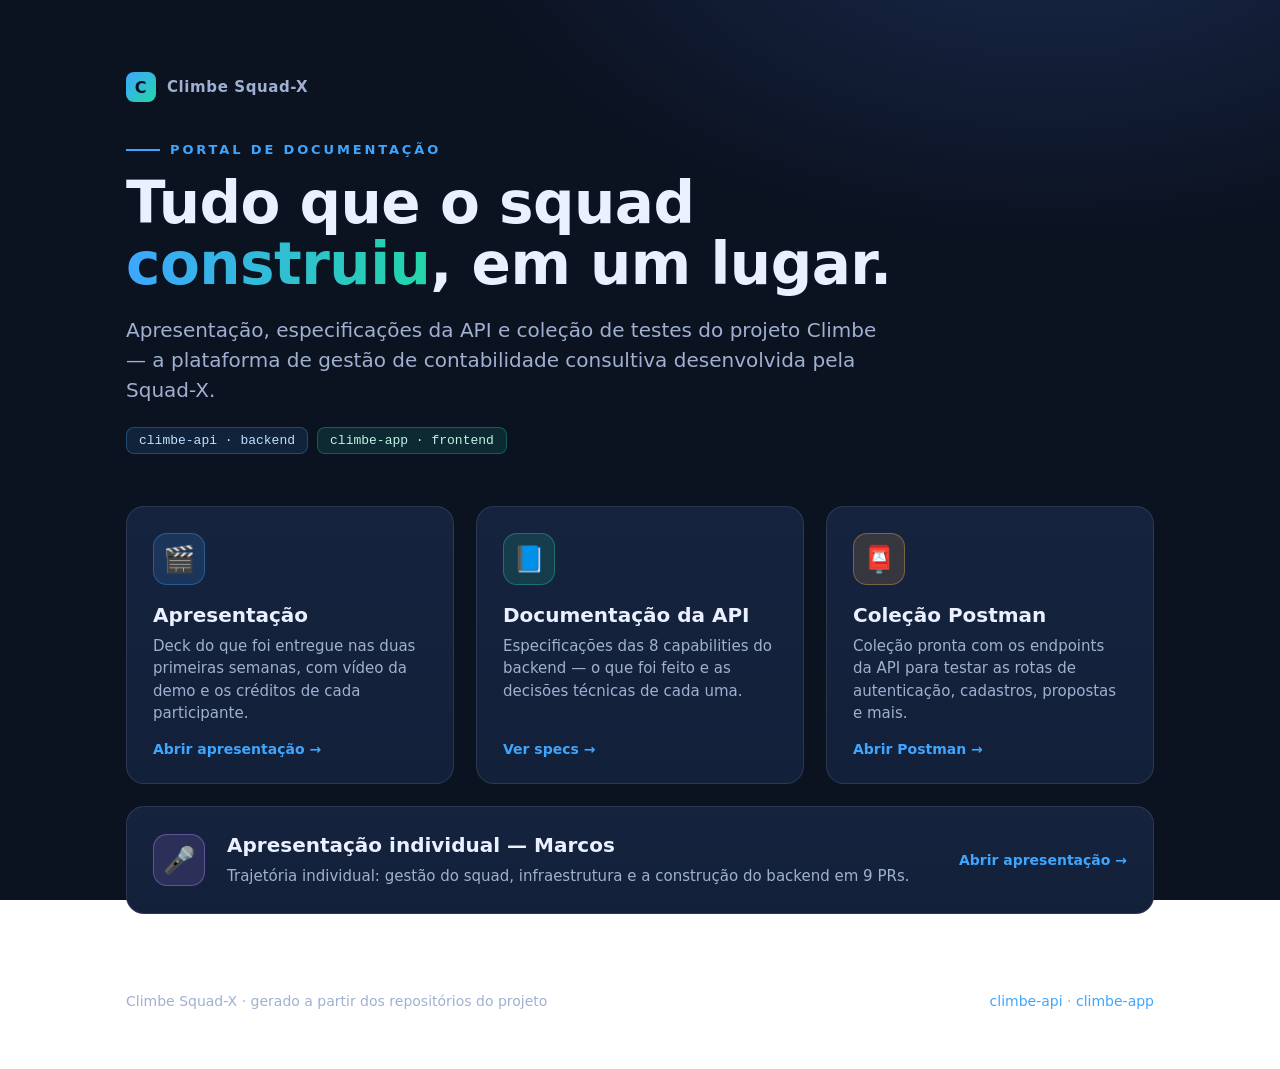
<file: index.html>
<!DOCTYPE html>
<html lang="pt-BR">
<head>
<meta charset="UTF-8">
<meta name="viewport" content="width=device-width, initial-scale=1.0">
<title>Climbe Squad-X — Portal de documentação</title>
<style>
  :root{
    --bg:#0b1220; --ink:#eaf0ff; --muted:#9fb0d0; --brand:#3ea6ff; --brand2:#23d6a8;
    --accent:#f5b54a; --card:#16233e; --line:rgba(255,255,255,.10);
  }
  *{box-sizing:border-box;margin:0;padding:0}
  body{
    font-family:"Segoe UI",system-ui,-apple-system,Roboto,Arial,sans-serif;color:var(--ink);
    background:radial-gradient(1100px 640px at 82% -12%, #1a2a4d 0%, var(--bg) 55%) fixed;min-height:100vh;
  }
  .wrap{max-width:1080px;margin:0 auto;padding:72px 26px 60px}
  .brandmark{display:flex;align-items:center;gap:11px;font-weight:800;letter-spacing:.04em;font-size:15px;color:var(--muted);margin-bottom:40px}
  .brandmark .m{width:30px;height:30px;border-radius:8px;background:linear-gradient(135deg,var(--brand),var(--brand2));display:grid;place-items:center;color:#06101f;font-weight:900;font-size:16px}
  .kicker{text-transform:uppercase;letter-spacing:.22em;font-size:13px;font-weight:700;color:var(--brand);margin-bottom:16px;display:flex;align-items:center;gap:10px}
  .kicker::before{content:"";width:34px;height:2px;background:var(--brand);display:inline-block}
  h1{font-size:clamp(34px,5.4vw,58px);line-height:1.05;letter-spacing:-.5px}
  h1 span{background:linear-gradient(90deg,var(--brand),var(--brand2));-webkit-background-clip:text;background-clip:text;color:transparent}
  .lead{color:var(--muted);font-size:clamp(16px,1.9vw,20px);max-width:60ch;line-height:1.5;margin-top:20px}
  .chips{display:flex;flex-wrap:wrap;gap:9px;margin-top:22px}
  .badge-repo{font-family:ui-monospace,"Cascadia Code",Consolas,monospace;font-size:13px;padding:5px 12px;border-radius:8px;background:rgba(62,166,255,.12);border:1px solid rgba(62,166,255,.3);color:#bfe0ff}
  .badge-repo.app{background:rgba(35,214,168,.12);border-color:rgba(35,214,168,.3);color:#bff3e4}
  .cards{display:grid;grid-template-columns:repeat(3,1fr);gap:22px;margin-top:52px}
  a.card{
    display:flex;flex-direction:column;text-decoration:none;color:inherit;
    background:linear-gradient(180deg,var(--card),#13203a);border:1px solid var(--line);
    border-radius:18px;padding:26px;transition:transform .18s,border-color .18s,box-shadow .18s;min-height:230px;
  }
  a.card:hover{transform:translateY(-4px);border-color:rgba(62,166,255,.5);box-shadow:0 16px 40px rgba(0,0,0,.4)}
  .ic{width:52px;height:52px;border-radius:14px;display:grid;place-items:center;font-size:26px;margin-bottom:18px}
  .ic.pres{background:rgba(62,166,255,.15);border:1px solid rgba(62,166,255,.35)}
  .ic.api{background:rgba(35,214,168,.15);border:1px solid rgba(35,214,168,.35)}
  .ic.post{background:rgba(245,181,74,.15);border:1px solid rgba(245,181,74,.35)}
  .ic.ind{background:rgba(179,135,255,.15);border:1px solid rgba(179,135,255,.4)}
  a.card.featured{grid-column:1 / -1;flex-direction:row;align-items:center;gap:22px;min-height:auto}
  a.card.featured .ic{margin-bottom:0;flex:none}
  a.card.featured:hover{border-color:rgba(179,135,255,.6)}
  a.card.featured .go{margin-top:0}
  a.card h3{font-size:20px;margin-bottom:8px}
  a.card p{color:var(--muted);font-size:15px;line-height:1.5;flex:1}
  a.card .go{margin-top:16px;color:var(--brand);font-weight:700;font-size:14px;display:flex;align-items:center;gap:7px}
  a.card:hover .go{gap:12px}
  footer{margin-top:56px;color:var(--muted);font-size:14px;border-top:1px solid var(--line);padding-top:22px;display:flex;justify-content:space-between;flex-wrap:wrap;gap:12px}
  footer a{color:var(--brand);text-decoration:none}
  @media(max-width:760px){.cards{grid-template-columns:1fr}}
</style>
</head>
<body>
  <div class="wrap">
    <div class="brandmark"><span class="m">C</span> Climbe Squad-X</div>
    <div class="kicker">Portal de documentação</div>
    <h1>Tudo que o squad<br><span>construiu</span>, em um lugar.</h1>
    <p class="lead">Apresentação, especificações da API e coleção de testes do projeto Climbe — a plataforma de gestão de contabilidade consultiva desenvolvida pela Squad-X.</p>
    <div class="chips">
      <span class="badge-repo">climbe-api · backend</span>
      <span class="badge-repo app">climbe-app · frontend</span>
    </div>

    <div class="cards">
      <a class="card" href="apresentacao/index.html">
        <div class="ic pres">🎬</div>
        <h3>Apresentação</h3>
        <p>Deck do que foi entregue nas duas primeiras semanas, com vídeo da demo e os créditos de cada participante.</p>
        <div class="go">Abrir apresentação →</div>
      </a>
      <a class="card" href="api/index.html">
        <div class="ic api">📘</div>
        <h3>Documentação da API</h3>
        <p>Especificações das 8 capabilities do backend — o que foi feito e as decisões técnicas de cada uma.</p>
        <div class="go">Ver specs →</div>
      </a>
      <a class="card" href="postman/index.html">
        <div class="ic post">📮</div>
        <h3>Coleção Postman</h3>
        <p>Coleção pronta com os endpoints da API para testar as rotas de autenticação, cadastros, propostas e mais.</p>
        <div class="go">Abrir Postman →</div>
      </a>
      <a class="card featured" href="apresentacao-individual/index.html">
        <div class="ic ind">🎤</div>
        <div style="flex:1">
          <h3>Apresentação individual — Marcos</h3>
          <p>Trajetória individual: gestão do squad, infraestrutura e a construção do backend em 9 PRs.</p>
        </div>
        <div class="go">Abrir apresentação →</div>
      </a>
    </div>

    <footer>
      <span>Climbe Squad-X · gerado a partir dos repositórios do projeto</span>
      <span>
        <a href="https://github.com/marcos-grocha/climbe-api">climbe-api</a> ·
        <a href="https://github.com/marcos-grocha/climbe-app">climbe-app</a>
      </span>
    </footer>
  </div>
</body>
</html>
</file>
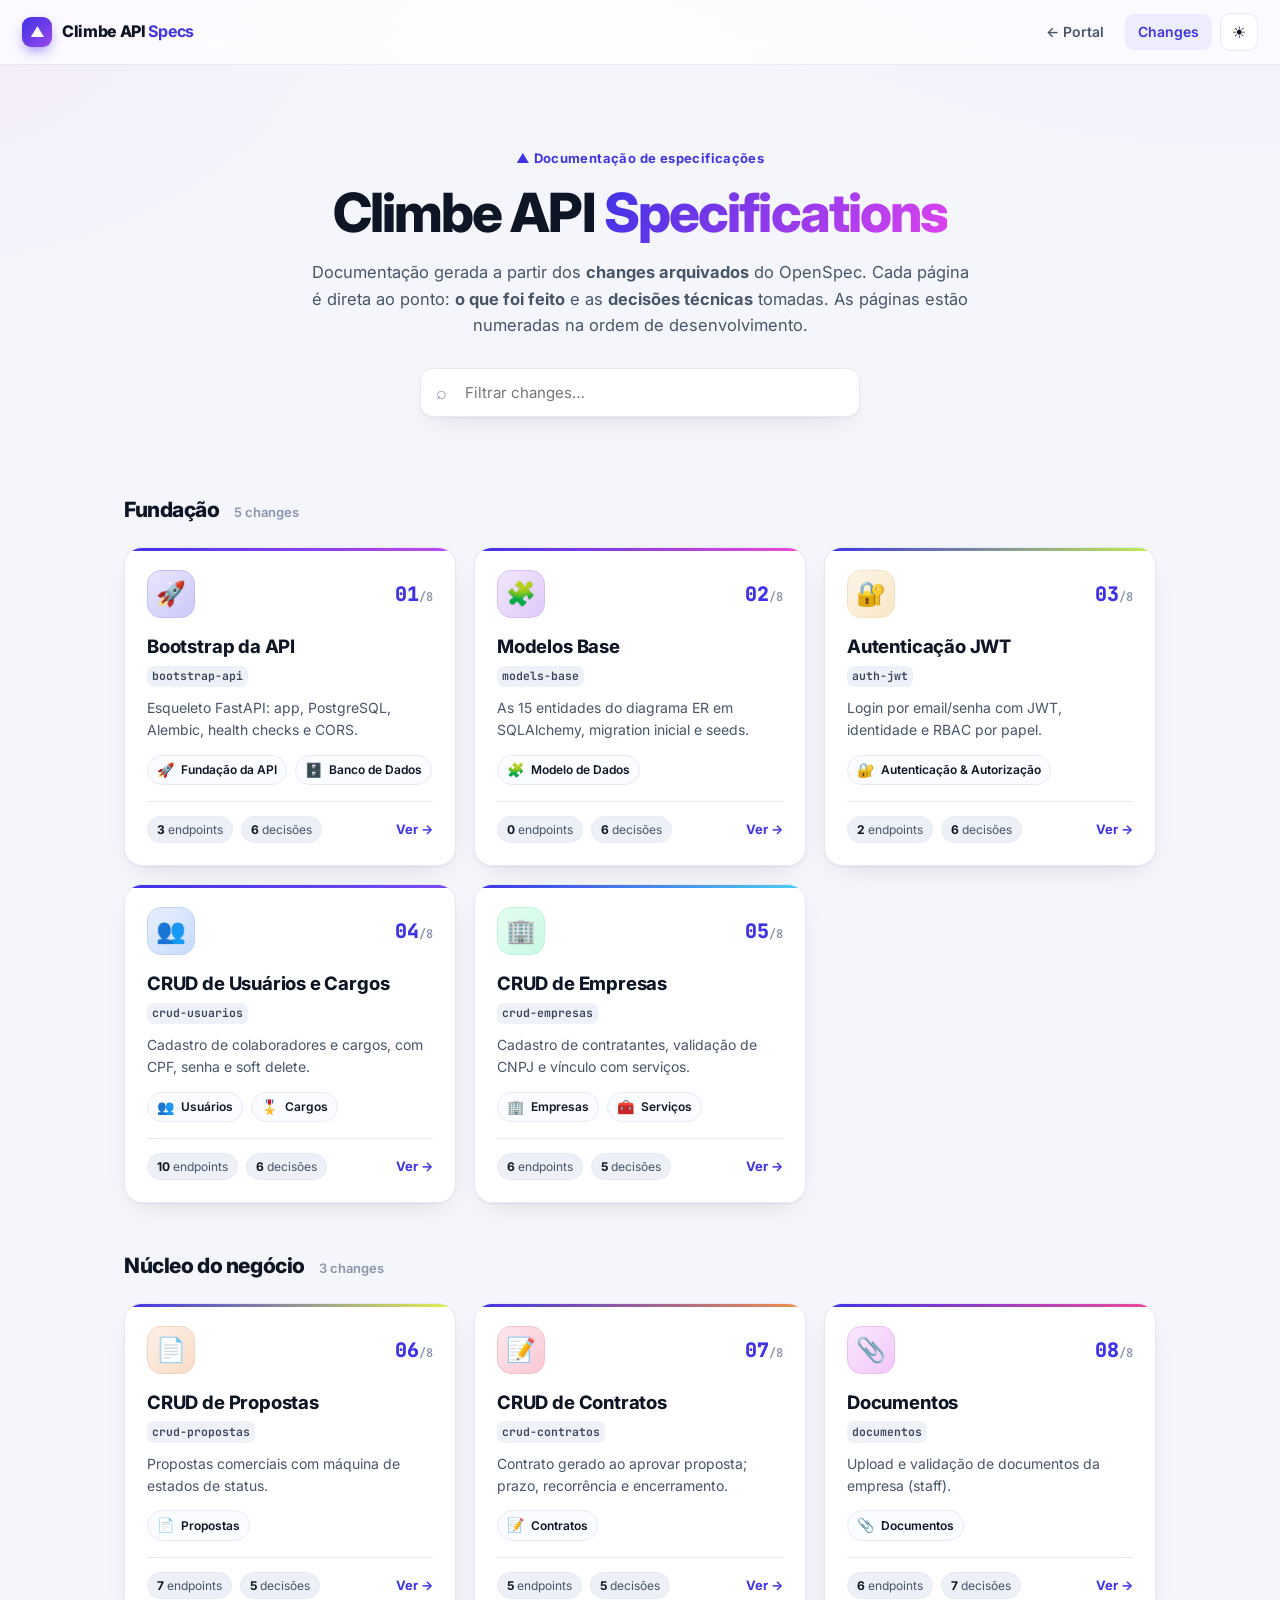
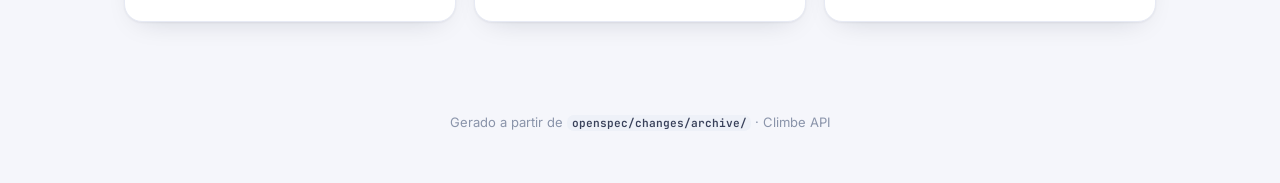
<file: api/index.html>
<!doctype html><html lang="pt-BR" data-theme="light">
<head>
<meta charset="utf-8">
<meta name="viewport" content="width=device-width, initial-scale=1">
<title>Especificações · Climbe API Specs</title>
<link rel="preconnect" href="https://fonts.googleapis.com">
<link rel="preconnect" href="https://fonts.gstatic.com" crossorigin>
<link href="https://fonts.googleapis.com/css2?family=Inter:wght@400;500;600;700;800&family=JetBrains+Mono:wght@500;600&display=swap" rel="stylesheet">
<link rel="stylesheet" href="assets/styles.css">
<style>:root{--hue:244}</style>
</head>
<body class="is-index"><header class="topbar"><a class="brand" href="index.html"><span class="brand-mark">▲</span><span class="brand-txt">Climbe API <em>Specs</em></span></a><nav class="topnav"><a href="../index.html" class="topnav-link">← Portal</a><a href="index.html" class="topnav-link current">Changes</a><button class="theme-btn" onclick="toggleTheme()" aria-label="Alternar tema" title="Tema claro/escuro"><span class="theme-ico theme-sun">☀</span><span class="theme-ico theme-moon">☾</span></button></nav></header><main class="page"><div class="index-hero"><span class="index-kicker">▲ Documentação de especificações</span><h1>Climbe API <span class="grad">Specifications</span></h1><p class="index-sub">Documentação gerada a partir dos <b>changes arquivados</b> do OpenSpec. Cada página é direta ao ponto: <b>o que foi feito</b> e as <b>decisões técnicas</b> tomadas. As páginas estão numeradas na ordem de desenvolvimento.</p><div class="search-wrap"><span class="search-ico">⌕</span><input id="search" type="search" placeholder="Filtrar changes…" autocomplete="off"></div></div><section class="group" data-group><div class="group-head"><h2>Fundação</h2><span class="group-count">5 changes</span></div><div class="grid"><a class="card" href="view/1-bootstrap-api.html" data-card data-search="1 bootstrap da api bootstrap-api fundação esqueleto fastapi: app, postgresql, alembic, health checks e cors. fundação da api banco de dados" style="--hue:244"><div class="card-top"><span class="card-ico">🚀</span><span class="card-num">01<span class="card-num-tot">/8</span></span></div><h3 class="card-title">Bootstrap da API</h3><code class="card-slug">bootstrap-api</code><p class="card-desc">Esqueleto FastAPI: app, PostgreSQL, Alembic, health checks e CORS.</p><div class="cap-chips"><span class="cap-chip mini"><span class="cap-chip-ico">🚀</span>Fundação da API</span><span class="cap-chip mini"><span class="cap-chip-ico">🗄️</span>Banco de Dados</span></div><div class="card-foot"><span class="chip"><b>3</b> endpoints</span><span class="chip"><b>6</b> decisões</span><span class="card-go">Ver →</span></div></a><a class="card" href="view/2-models-base.html" data-card data-search="2 modelos base models-base fundação as 15 entidades do diagrama er em sqlalchemy, migration inicial e seeds. modelo de dados" style="--hue:269"><div class="card-top"><span class="card-ico">🧩</span><span class="card-num">02<span class="card-num-tot">/8</span></span></div><h3 class="card-title">Modelos Base</h3><code class="card-slug">models-base</code><p class="card-desc">As 15 entidades do diagrama ER em SQLAlchemy, migration inicial e seeds.</p><div class="cap-chips"><span class="cap-chip mini"><span class="cap-chip-ico">🧩</span>Modelo de Dados</span></div><div class="card-foot"><span class="chip"><b>0</b> endpoints</span><span class="chip"><b>6</b> decisões</span><span class="card-go">Ver →</span></div></a><a class="card" href="view/3-auth-jwt.html" data-card data-search="3 autenticação jwt auth-jwt fundação login por email/senha com jwt, identidade e rbac por papel. autenticação &amp; autorização" style="--hue:38"><div class="card-top"><span class="card-ico">🔐</span><span class="card-num">03<span class="card-num-tot">/8</span></span></div><h3 class="card-title">Autenticação JWT</h3><code class="card-slug">auth-jwt</code><p class="card-desc">Login por email/senha com JWT, identidade e RBAC por papel.</p><div class="cap-chips"><span class="cap-chip mini"><span class="cap-chip-ico">🔐</span>Autenticação &amp; Autorização</span></div><div class="card-foot"><span class="chip"><b>2</b> endpoints</span><span class="chip"><b>6</b> decisões</span><span class="card-go">Ver →</span></div></a><a class="card" href="view/4-crud-usuarios.html" data-card data-search="4 crud de usuários e cargos crud-usuarios fundação cadastro de colaboradores e cargos, com cpf, senha e soft delete. usuários cargos" style="--hue:217"><div class="card-top"><span class="card-ico">👥</span><span class="card-num">04<span class="card-num-tot">/8</span></span></div><h3 class="card-title">CRUD de Usuários e Cargos</h3><code class="card-slug">crud-usuarios</code><p class="card-desc">Cadastro de colaboradores e cargos, com CPF, senha e soft delete.</p><div class="cap-chips"><span class="cap-chip mini"><span class="cap-chip-ico">👥</span>Usuários</span><span class="cap-chip mini"><span class="cap-chip-ico">🎖️</span>Cargos</span></div><div class="card-foot"><span class="chip"><b>10</b> endpoints</span><span class="chip"><b>6</b> decisões</span><span class="card-go">Ver →</span></div></a><a class="card" href="view/5-crud-empresas.html" data-card data-search="5 crud de empresas crud-empresas fundação cadastro de contratantes, validação de cnpj e vínculo com serviços. empresas serviços" style="--hue:152"><div class="card-top"><span class="card-ico">🏢</span><span class="card-num">05<span class="card-num-tot">/8</span></span></div><h3 class="card-title">CRUD de Empresas</h3><code class="card-slug">crud-empresas</code><p class="card-desc">Cadastro de contratantes, validação de CNPJ e vínculo com serviços.</p><div class="cap-chips"><span class="cap-chip mini"><span class="cap-chip-ico">🏢</span>Empresas</span><span class="cap-chip mini"><span class="cap-chip-ico">🧰</span>Serviços</span></div><div class="card-foot"><span class="chip"><b>6</b> endpoints</span><span class="chip"><b>5</b> decisões</span><span class="card-go">Ver →</span></div></a></div></section><section class="group" data-group><div class="group-head"><h2>Núcleo do negócio</h2><span class="group-count">3 changes</span></div><div class="grid"><a class="card" href="view/6-crud-propostas.html" data-card data-search="6 crud de propostas crud-propostas núcleo do negócio propostas comerciais com máquina de estados de status. propostas" style="--hue:25"><div class="card-top"><span class="card-ico">📄</span><span class="card-num">06<span class="card-num-tot">/8</span></span></div><h3 class="card-title">CRUD de Propostas</h3><code class="card-slug">crud-propostas</code><p class="card-desc">Propostas comerciais com máquina de estados de status.</p><div class="cap-chips"><span class="cap-chip mini"><span class="cap-chip-ico">📄</span>Propostas</span></div><div class="card-foot"><span class="chip"><b>7</b> endpoints</span><span class="chip"><b>5</b> decisões</span><span class="card-go">Ver →</span></div></a><a class="card" href="view/7-crud-contratos.html" data-card data-search="7 crud de contratos crud-contratos núcleo do negócio contrato gerado ao aprovar proposta; prazo, recorrência e encerramento. contratos" style="--hue:345"><div class="card-top"><span class="card-ico">📝</span><span class="card-num">07<span class="card-num-tot">/8</span></span></div><h3 class="card-title">CRUD de Contratos</h3><code class="card-slug">crud-contratos</code><p class="card-desc">Contrato gerado ao aprovar proposta; prazo, recorrência e encerramento.</p><div class="cap-chips"><span class="cap-chip mini"><span class="cap-chip-ico">📝</span>Contratos</span></div><div class="card-foot"><span class="chip"><b>5</b> endpoints</span><span class="chip"><b>5</b> decisões</span><span class="card-go">Ver →</span></div></a><a class="card" href="view/8-documentos.html" data-card data-search="8 documentos documentos núcleo do negócio upload e validação de documentos da empresa (staff). documentos" style="--hue:291"><div class="card-top"><span class="card-ico">📎</span><span class="card-num">08<span class="card-num-tot">/8</span></span></div><h3 class="card-title">Documentos</h3><code class="card-slug">documentos</code><p class="card-desc">Upload e validação de documentos da empresa (staff).</p><div class="cap-chips"><span class="cap-chip mini"><span class="cap-chip-ico">📎</span>Documentos</span></div><div class="card-foot"><span class="chip"><b>6</b> endpoints</span><span class="chip"><b>7</b> decisões</span><span class="card-go">Ver →</span></div></a></div></section></main><footer class="foot">Gerado a partir de <code>openspec/changes/archive/</code> · Climbe API</footer><script src="assets/app.js"></script></body></html>
</file>
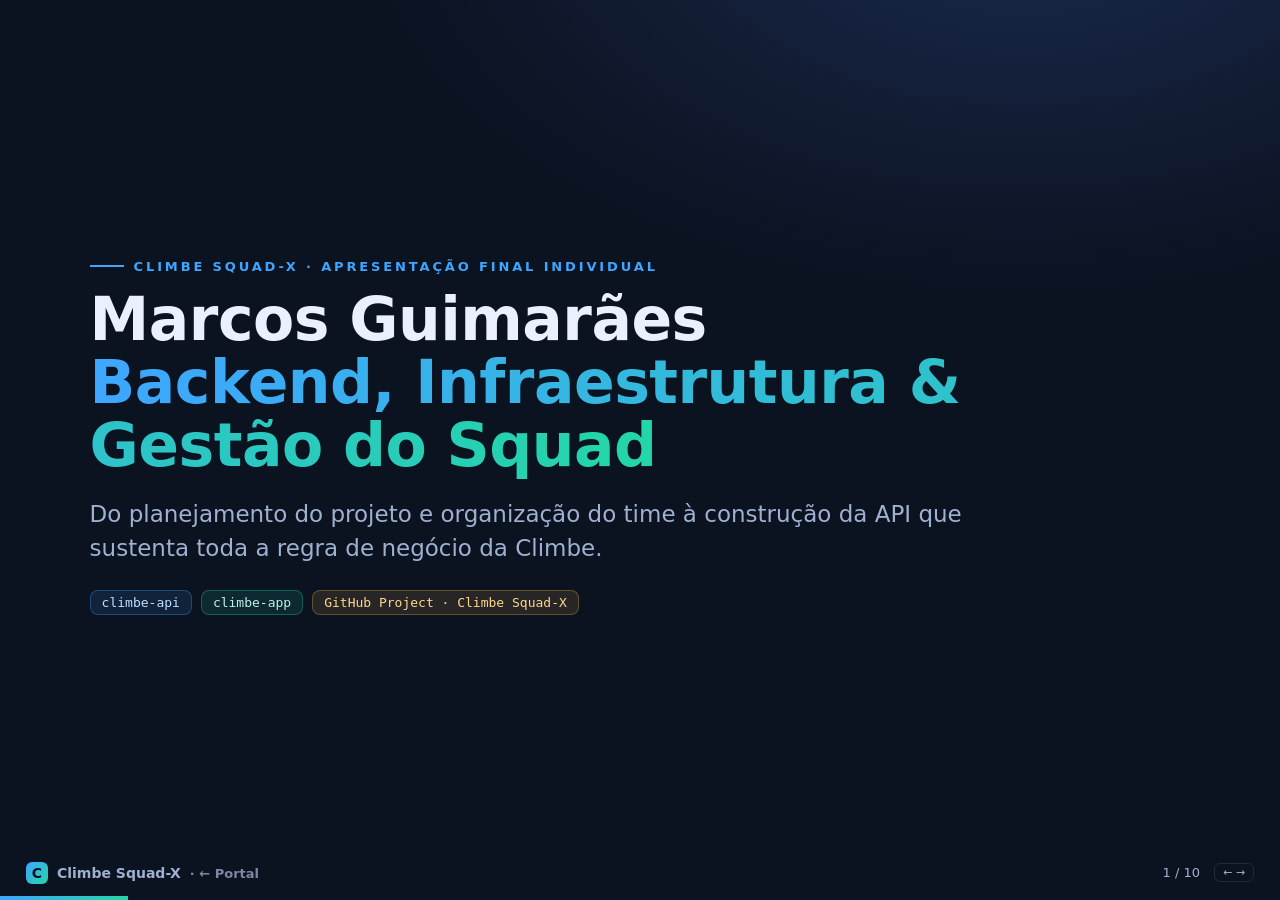
<file: apresentacao-individual/index.html>
<!DOCTYPE html>
<html lang="pt-BR">
<head>
<meta charset="UTF-8">
<meta name="viewport" content="width=device-width, initial-scale=1.0">
<title>Climbe Squad-X — Apresentação individual · Marcos Guimarães</title>
<style>
  :root{
    --bg:#0b1220; --bg2:#111c33; --ink:#eaf0ff; --muted:#9fb0d0;
    --brand:#3ea6ff; --brand2:#23d6a8; --accent:#f5b54a;
    --card:#16233e; --line:rgba(255,255,255,.10); --good:#23d6a8; --todo:#7d8bad;
  }
  *{box-sizing:border-box;margin:0;padding:0}
  html,body{height:100%}
  body{
    font-family:"Segoe UI",system-ui,-apple-system,Roboto,Arial,sans-serif;
    background:radial-gradient(1200px 700px at 80% -10%, #1a2a4d 0%, var(--bg) 55%) fixed;
    color:var(--ink); overflow:hidden;
  }
  .deck{position:relative;height:100vh;width:100vw}
  .slide{position:absolute;inset:0;display:none;flex-direction:column;padding:6vh 7vw 9vh;animation:fade .45s ease}
  .slide.active{display:flex}
  @keyframes fade{from{opacity:0;transform:translateY(14px)}to{opacity:1;transform:none}}
  h1{font-size:clamp(32px,4.8vw,60px);line-height:1.05;letter-spacing:-.5px}
  h2{font-size:clamp(24px,3.2vw,42px);letter-spacing:-.5px;margin-bottom:.35em}
  h3{font-size:clamp(16px,1.5vw,21px)}
  p,li{font-size:clamp(14px,1.4vw,19px);line-height:1.5;color:var(--ink)}
  .muted{color:var(--muted)}
  .kicker{text-transform:uppercase;letter-spacing:.22em;font-size:13px;font-weight:700;color:var(--brand);margin-bottom:14px;display:flex;align-items:center;gap:10px}
  .kicker::before{content:"";width:34px;height:2px;background:var(--brand);display:inline-block}
  .kicker.g2c{color:var(--brand2)} .kicker.g2c::before{background:var(--brand2)}
  .kicker.g3c{color:var(--accent)} .kicker.g3c::before{background:var(--accent)}
  .grid{display:grid;gap:20px}
  .g2{grid-template-columns:1fr 1fr}.g3{grid-template-columns:repeat(3,1fr)}.g4{grid-template-columns:repeat(4,1fr)}
  .card{background:linear-gradient(180deg,var(--card),#13203a);border:1px solid var(--line);border-radius:16px;padding:20px 22px}
  .card h3{margin-bottom:8px}
  .pill{display:inline-flex;align-items:center;gap:8px;padding:6px 13px;border-radius:999px;font-size:13px;font-weight:600;border:1px solid var(--line);background:rgba(255,255,255,.04)}
  ul{list-style:none}
  .feat li{padding:7px 0 7px 28px;position:relative;border-bottom:1px solid var(--line)}
  .feat li:last-child{border-bottom:0}
  .feat li::before{content:"";position:absolute;left:3px;top:14px;width:9px;height:9px;border-radius:50%;background:var(--brand2);box-shadow:0 0 0 4px rgba(35,214,168,.16)}
  .feat.api li::before{background:var(--brand);box-shadow:0 0 0 4px rgba(62,166,255,.16)}
  .feat.infra li::before{background:var(--accent);box-shadow:0 0 0 4px rgba(245,181,74,.16)}
  .center{justify-content:center}
  .title-wrap{flex:1;display:flex;flex-direction:column;justify-content:center}
  .lead{font-size:clamp(17px,1.8vw,23px);color:var(--muted);max-width:62ch;line-height:1.5}
  .badge-repo{font-family:ui-monospace,"Cascadia Code",Consolas,monospace;font-size:13px;padding:4px 11px;border-radius:8px;background:rgba(62,166,255,.12);border:1px solid rgba(62,166,255,.3);color:#bfe0ff}
  .badge-repo.app{background:rgba(35,214,168,.12);border-color:rgba(35,214,168,.3);color:#bff3e4}
  .footnote{margin-top:auto;padding-top:16px;color:var(--muted);font-size:14px}
  .two-col{display:grid;grid-template-columns:1fr 1fr;gap:32px;flex:1;min-height:0}
  .col{display:flex;flex-direction:column;min-height:0}
  /* PR chip */
  .pr{font-family:ui-monospace,Consolas,monospace;font-size:12px;font-weight:700;color:#bfe0ff;background:rgba(62,166,255,.14);border:1px solid rgba(62,166,255,.32);border-radius:7px;padding:2px 8px;flex:none}
  .prrow{display:flex;gap:12px;align-items:flex-start;padding:9px 0;border-bottom:1px solid var(--line)}
  .prrow:last-child{border-bottom:0}
  .prrow b{font-size:15px} .prrow small{color:var(--muted);font-size:13px;display:block;margin-top:2px}
  /* three pillars */
  .pillar{display:flex;flex-direction:column;gap:8px}
  .pillar .ic{width:48px;height:48px;border-radius:13px;display:grid;place-items:center;font-size:24px;margin-bottom:6px}
  .ic.g{background:rgba(245,181,74,.15);border:1px solid rgba(245,181,74,.35)}
  .ic.i{background:rgba(35,214,168,.15);border:1px solid rgba(35,214,168,.35)}
  .ic.b{background:rgba(62,166,255,.15);border:1px solid rgba(62,166,255,.35)}
  /* KANBAN recreation */
  .board{display:grid;grid-template-columns:repeat(3,1fr);gap:16px;flex:1;min-height:0;align-content:start}
  .lane{background:#0e1930;border:1px solid var(--line);border-radius:14px;padding:16px;display:flex;flex-direction:column}
  .lane-head{display:flex;align-items:center;gap:9px;margin-bottom:10px;font-weight:700;font-size:15px}
  .lane-dot{width:12px;height:12px;border-radius:50%;flex:none}
  .lane-count{margin-left:auto;font-size:12px;font-weight:800;background:rgba(255,255,255,.08);border:1px solid var(--line);border-radius:999px;padding:2px 10px}
  .lane p{font-size:12.5px;color:var(--muted);line-height:1.45}
  .lane .mini{margin-top:12px;background:#12203a;border:1px solid var(--line);border-radius:9px;padding:8px 10px;font-size:12px;display:flex;align-items:center;gap:8px}
  .lane .mini .chk{color:var(--good)}
  /* LABELS recreation */
  .labels{display:flex;flex-direction:column;gap:2px}
  .lblrow{display:grid;grid-template-columns:190px 1fr;gap:16px;align-items:center;padding:11px 4px;border-bottom:1px solid var(--line)}
  .lbl{justify-self:start;font-weight:700;font-size:13px;padding:4px 12px;border-radius:999px;border:1px solid;background:rgba(255,255,255,.03)}
  .lblrow .desc{color:var(--muted);font-size:14px}
  .lbl.backend{color:#3fb950;border-color:#2ea043}
  .lbl.bug{color:#f0637a;border-color:#a5303a}
  .lbl.could{color:#d3a26a;border-color:#8a6d3b}
  .lbl.doc{color:#58a6ff;border-color:#1f6feb}
  .lbl.must{color:#bcd44a;border-color:#7a8b3a}
  .lbl.infra{color:#b6bcd6;border-color:#6e7592}
  .lbl.should{color:#e3b341;border-color:#9e7710}
  .stat .num{font-size:clamp(34px,4.6vw,58px);font-weight:800;line-height:1;background:linear-gradient(90deg,var(--brand),var(--brand2));-webkit-background-clip:text;background-clip:text;color:transparent}
  .stat .lbl2{color:var(--muted);font-size:14px}
  .bar{position:fixed;left:0;bottom:0;height:4px;background:linear-gradient(90deg,var(--brand),var(--brand2));transition:width .35s;z-index:20}
  .hud{position:fixed;right:26px;bottom:18px;font-size:13px;color:var(--muted);z-index:20;display:flex;gap:14px;align-items:center}
  .hud .k{border:1px solid var(--line);border-radius:6px;padding:2px 8px;font-size:11px}
  .brandmark{position:fixed;left:26px;bottom:16px;z-index:20;display:flex;align-items:center;gap:9px;font-weight:800;font-size:14px;color:var(--muted);text-decoration:none}
  a.brandmark:hover{color:var(--ink)} .brandmark .back{font-weight:600;opacity:.75;font-size:13px}
  a.brandmark:hover .back{color:var(--brand);opacity:1}
  .brandmark .m{width:22px;height:22px;border-radius:6px;background:linear-gradient(135deg,var(--brand),var(--brand2));display:grid;place-items:center;color:#06101f;font-weight:900}
  @media(max-width:820px){.two-col,.g2,.g3,.g4,.board{grid-template-columns:1fr}.lblrow{grid-template-columns:1fr}}
</style>
</head>
<body>
<div class="deck" id="deck">

  <!-- 1 — CAPA -->
  <section class="slide active center">
    <div class="title-wrap">
      <div class="kicker">Climbe Squad-X · Apresentação final individual</div>
      <h1>Marcos Guimarães<br><span style="background:linear-gradient(90deg,var(--brand),var(--brand2));-webkit-background-clip:text;background-clip:text;color:transparent">Backend, Infraestrutura & Gestão do Squad</span></h1>
      <p class="lead" style="margin-top:20px">Do planejamento do projeto e organização do time à construção da API que sustenta toda a regra de negócio da Climbe.</p>
      <div style="display:flex;gap:9px;margin-top:24px;flex-wrap:wrap">
        <span class="badge-repo">climbe-api</span>
        <span class="badge-repo app">climbe-app</span>
        <span class="badge-repo" style="background:rgba(245,181,74,.12);border-color:rgba(245,181,74,.3);color:#ffd98a">GitHub Project · Climbe Squad-X</span>
      </div>
    </div>
  </section>

  <!-- 2 — MEUS 3 PILARES -->
  <section class="slide">
    <div class="kicker">Minha atuação</div>
    <h2>Três frentes de responsabilidade</h2>
    <div class="grid g3" style="flex:1;align-content:center">
      <div class="card pillar"><div class="ic g">🗂️</div><h3>Gestão do squad</h3><p class="muted">Planejei o projeto, criei o backlog e o board, defini prioridades e conduzi o processo de trabalho dos 4 devs.</p></div>
      <div class="card pillar"><div class="ic i">⚙️</div><h3>Infraestrutura</h3><p class="muted">Ambiente reproduzível, banco, migrations, health checks e a base técnica dos dois repositórios.</p></div>
      <div class="card pillar"><div class="ic b">🧠</div><h3>Backend</h3><p class="muted">A API completa: autenticação, RBAC e todo o núcleo de negócio — cadastros, propostas, contratos e documentos.</p></div>
    </div>
    <p class="footnote">Comecei pela base (gestão + infra) porque foi ela que permitiu o time trabalhar em paralelo com previsibilidade.</p>
  </section>

  <!-- 3 — GESTÃO: BOARD -->
  <section class="slide">
    <div class="kicker g3c">Gestão do squad</div>
    <h2>Backlog e fluxo de trabalho automatizado</h2>
    <div class="board">
      <div class="lane">
        <div class="lane-head"><span class="lane-dot" style="background:#8b949e"></span> TO DO <span class="lane-count">11</span></div>
        <p>Tudo que há pra fazer. O dev escolhe uma task e <b style="color:var(--ink)">assina com seu usuário do GitHub</b>. Ao abrir o PR e marcar o número da task com uma hashtag, o card anda sozinho pra próxima raia.</p>
      </div>
      <div class="lane">
        <div class="lane-head"><span class="lane-dot" style="background:#3fb950"></span> In Review <span class="lane-count">5 / 3</span></div>
        <p>Fase de aprovação. Os PRs abertos ficam aqui; quando o PR é <b style="color:var(--ink)">mergeado</b>, a task é puxada automaticamente pra próxima raia.</p>
      </div>
      <div class="lane">
        <div class="lane-head"><span class="lane-dot" style="background:#a371f7"></span> Done <span class="lane-count">34</span></div>
        <p>Card amarrado ao PR pela hashtag. No merge, ele vem pra cá sozinho — fechando o ciclo sem ninguém arrastar nada.</p>
        <div class="mini"><span class="chk">✔</span> climbe-app #32</div>
      </div>
    </div>
    <p class="footnote">GitHub Project “Climbe Squad-X” — cards são as issues dos dois repos. Configurei a automação PR ↔ card, então o board reflete o estado real sem trabalho manual.</p>
  </section>

  <!-- 4 — GESTÃO: PRIORIZAÇÃO + PROCESSO -->
  <section class="slide">
    <div class="kicker g3c">Gestão do squad</div>
    <h2>Priorização e metodologia</h2>
    <div class="two-col">
      <div class="col">
        <h3 style="margin-bottom:10px">Labels de prioridade (MoSCoW)</h3>
        <div class="labels">
          <div class="lblrow"><span class="lbl must">MUST - 1</span><span class="desc">Tem que ter</span></div>
          <div class="lblrow"><span class="lbl should">SHOULD - 2</span><span class="desc">Importante, mas pode ficar pra última semana</span></div>
          <div class="lblrow"><span class="lbl could">COULD - 3</span><span class="desc">Se sobrar tempo</span></div>
          <div class="lblrow"><span class="lbl backend">Backend</span><span class="desc">Frente / área da task</span></div>
          <div class="lblrow"><span class="lbl infra">Setup-Infra</span><span class="desc">Configuração e base do projeto</span></div>
          <div class="lblrow"><span class="lbl doc">documentation</span><span class="desc">Documentação</span></div>
        </div>
      </div>
      <div class="col">
        <h3 style="margin-bottom:10px">Processo que defini</h3>
        <ul class="feat" style="--x:0">
          <li><b>Roadmap em ondas</b> — Semana 1 Fundação · Semana 2 Núcleo do negócio · Semana 3 Integrações.</li>
          <li><b>Spec-driven (OpenSpec)</b> — cada capability nasce como proposal · design · tasks · specs antes do código.</li>
          <li><b>1 PR por capability</b> — implementa, sincroniza a spec e arquiva no mesmo PR.</li>
          <li><b>Escopo consciente</b> — o que fica de fora (WON'T) foi decidido e documentado, não esquecido.</li>
          <li><b>Revisão e merge</b> das PRs do time nos dois repositórios.</li>
        </ul>
      </div>
    </div>
    <p class="footnote">Prioridade + frente em cada issue = o time sabia o que atacar primeiro e ninguém dependia de mim pra saber o próximo passo.</p>
  </section>

  <!-- 5 — INFRA -->
  <section class="slide">
    <div class="kicker g2c">Infraestrutura</div>
    <h2>A base técnica dos dois repositórios</h2>
    <div class="two-col">
      <div class="col">
        <ul class="feat infra">
          <li><b>Docker Compose + PostgreSQL</b> — ambiente reproduzível, sobe igual em qualquer máquina.</li>
          <li><b>Alembic</b> — migrations versionadas + seeds do domínio real (cargos, serviços) e admin inicial idempotente.</li>
          <li><b>Onboarding em 1 comando</b> — <code>alembic upgrade head</code> cria schema, seeds e admin do zero.</li>
        </ul>
      </div>
      <div class="col">
        <ul class="feat infra">
          <li><b>Health checks</b> — <code>/health</code> e <code>/health/db</code> para liveness/readiness.</li>
          <li><b>Config por ambiente</b> — segredos fora do código (.env), CORS liberado pro frontend.</li>
          <li><b>Padronização</b> — Ruff (lint/format), estrutura modular de pastas e convenções de PR.</li>
        </ul>
      </div>
    </div>
    <div class="card" style="margin-top:20px;border-color:rgba(35,214,168,.3)">
      <h3 style="display:flex;align-items:center;gap:10px"><span class="pr">climbe-app #24</span> Infra não parou no backend</h3>
      <p class="muted" style="margin-top:6px">Também atuei no frontend garantindo a consistência entre os dois repos: alinhei os nomes e referências (<code>climbe-app</code> ↔ <code>climbe-api</code>), pré-requisito pra integração e pro deploy não quebrar.</p>
    </div>
  </section>

  <!-- 6 — DIVISOR BACKEND -->
  <section class="slide center">
    <div class="title-wrap">
      <div class="kicker">Parte técnica</div>
      <h1>O Backend,<br>etapa por etapa.</h1>
      <p class="lead" style="margin-top:18px">Cada avanço da API virou um PR revisável e uma capability arquivada. São <b style="color:var(--ink)">9 PRs</b> que levam da estrutura vazia à regra de negócio completa.</p>
    </div>
  </section>

  <!-- 7 — BACKEND PELOS PRs -->
  <section class="slide">
    <div class="kicker b" style="color:var(--brand)">climbe-api · trajetória</div>
    <h2>Construção da API em 9 PRs</h2>
    <div class="two-col">
      <div class="col">
        <div class="prrow"><span class="pr">#6</span><div><b>Setup spec-driven</b><small>Projeto configurado com OpenSpec e convenções.</small></div></div>
        <div class="prrow"><span class="pr">#7</span><div><b>Estrutura base da API</b><small>FastAPI, health checks e Alembic.</small></div></div>
        <div class="prrow"><span class="pr">#18</span><div><b>Specs arquivadas</b><small>api-foundation + database publicadas.</small></div></div>
        <div class="prrow"><span class="pr">#25</span><div><b>Modelos + migration + seeds</b><small>As 15 entidades do ER em SQLAlchemy.</small></div></div>
        <div class="prrow"><span class="pr">#26</span><div><b>Autenticação JWT + RBAC</b><small>Login email/senha, bcrypt, papéis.</small></div></div>
      </div>
      <div class="col">
        <div class="prrow"><span class="pr">#27</span><div><b>CRUD de usuários e cargos</b><small>Validação de CPF, e-mail único, soft delete.</small></div></div>
        <div class="prrow"><span class="pr">#28</span><div><b>CRUD de empresas</b><small>Validação de CNPJ e vínculo de serviços.</small></div></div>
        <div class="prrow"><span class="pr">#29</span><div><b>Propostas</b><small>Máquina de estados rascunho → enviada → aprovada/recusada.</small></div></div>
        <div class="prrow"><span class="pr">#30</span><div><b>Contrato automático</b><small>Gerado ao aprovar a proposta, na mesma transação.</small></div></div>
        <div class="prrow" style="border:0"><span class="pr" style="background:rgba(35,214,168,.14);border-color:rgba(35,214,168,.32);color:#bff3e4">+doc</span><div><b>documentos</b><small>Upload e validação (pendente → válido/inválido).</small></div></div>
      </div>
    </div>
  </section>

  <!-- 8 — DESTAQUES TÉCNICOS -->
  <section class="slide">
    <div class="kicker b" style="color:var(--brand)">Decisões que valem destacar</div>
    <h2>Destaques técnicos do backend</h2>
    <div class="grid g2" style="flex:1;align-content:center">
      <div class="card"><h3 style="color:var(--brand2)">Contrato gerado por evento</h3><p class="muted">Aprovar a proposta cria o contrato automaticamente — <b style="color:var(--ink)">idempotente</b> (1:1) e na <b style="color:var(--ink)">mesma transação</b>: ou grava tudo, ou nada.</p></div>
      <div class="card"><h3 style="color:var(--brand)">Máquina de estados</h3><p class="muted">Transições da proposta são explícitas; pular etapa retorna <b style="color:var(--ink)">409</b>. Integridade do fluxo garantida no código.</p></div>
      <div class="card"><h3 style="color:var(--accent)">RBAC: papel ≠ cargo</h3><p class="muted">Separei o cargo formal (CEO, Compliance…) do papel de acesso (admin/analista). Controle via dependency <code>require_role</code>.</p></div>
      <div class="card"><h3 style="color:var(--brand2)">Robustez</h3><p class="muted">CPF/CNPJ com dígito verificador, senha em bcrypt, upload sem path traversal e erros padronizados <code>{detail, code}</code>.</p></div>
    </div>
  </section>

  <!-- 9 — NÚMEROS -->
  <section class="slide">
    <div class="kicker">Em números</div>
    <h2>O que entreguei</h2>
    <div class="grid g4" style="flex:1;align-content:center">
      <div class="card stat"><span class="num">9</span><span class="lbl2">PRs no backend</span></div>
      <div class="card stat"><span class="num">38</span><span class="lbl2">endpoints em 9 domínios</span></div>
      <div class="card stat"><span class="num">70</span><span class="lbl2">testes automatizados</span></div>
      <div class="card stat"><span class="num">15</span><span class="lbl2">entidades modeladas</span></div>
    </div>
    <p class="footnote">Mais o backlog e o board de todo o squad, a infra dos dois repositórios e a revisão das PRs do time.</p>
  </section>

  <!-- 10 — FECHAMENTO -->
  <section class="slide center">
    <div class="title-wrap">
      <div class="kicker">Encerramento</div>
      <h1>Planejei, organizei<br>e construí a base.</h1>
      <p class="lead" style="margin-top:18px">Da gestão do squad à API que roda ponta a ponta: uma fundação sólida, testada e documentada — pronta pra evoluir nas integrações da próxima fase.</p>
      <div style="display:flex;gap:9px;margin-top:24px;flex-wrap:wrap">
        <span class="badge-repo">github.com/marcos-grocha/climbe-api</span>
      </div>
    </div>
  </section>

</div>

<div class="bar" id="bar"></div>
<a class="brandmark" href="../index.html" title="Voltar ao portal"><span class="m">C</span> Climbe Squad-X <span class="back">· ← Portal</span></a>
<div class="hud"><span id="counter">1 / 10</span><span class="k">← →</span></div>

<script>
  const slides=[...document.querySelectorAll('.slide')];
  let i=0;
  function show(n){
    i=Math.max(0,Math.min(slides.length-1,n));
    slides.forEach((s,k)=>s.classList.toggle('active',k===i));
    document.getElementById('counter').textContent=(i+1)+' / '+slides.length;
    document.getElementById('bar').style.width=((i+1)/slides.length*100)+'%';
  }
  document.addEventListener('keydown',e=>{
    if(['ArrowRight','ArrowDown',' ','PageDown'].includes(e.key)){e.preventDefault();show(i+1)}
    else if(['ArrowLeft','ArrowUp','PageUp'].includes(e.key)){e.preventDefault();show(i-1)}
    else if(e.key==='Home')show(0); else if(e.key==='End')show(slides.length-1);
  });
  document.addEventListener('click',e=>{
    if(e.target.closest('a')) return;
    if(e.clientX < window.innerWidth*0.25) show(i-1); else show(i+1);
  });
  show(0);
</script>
</body>
</html>
</file>
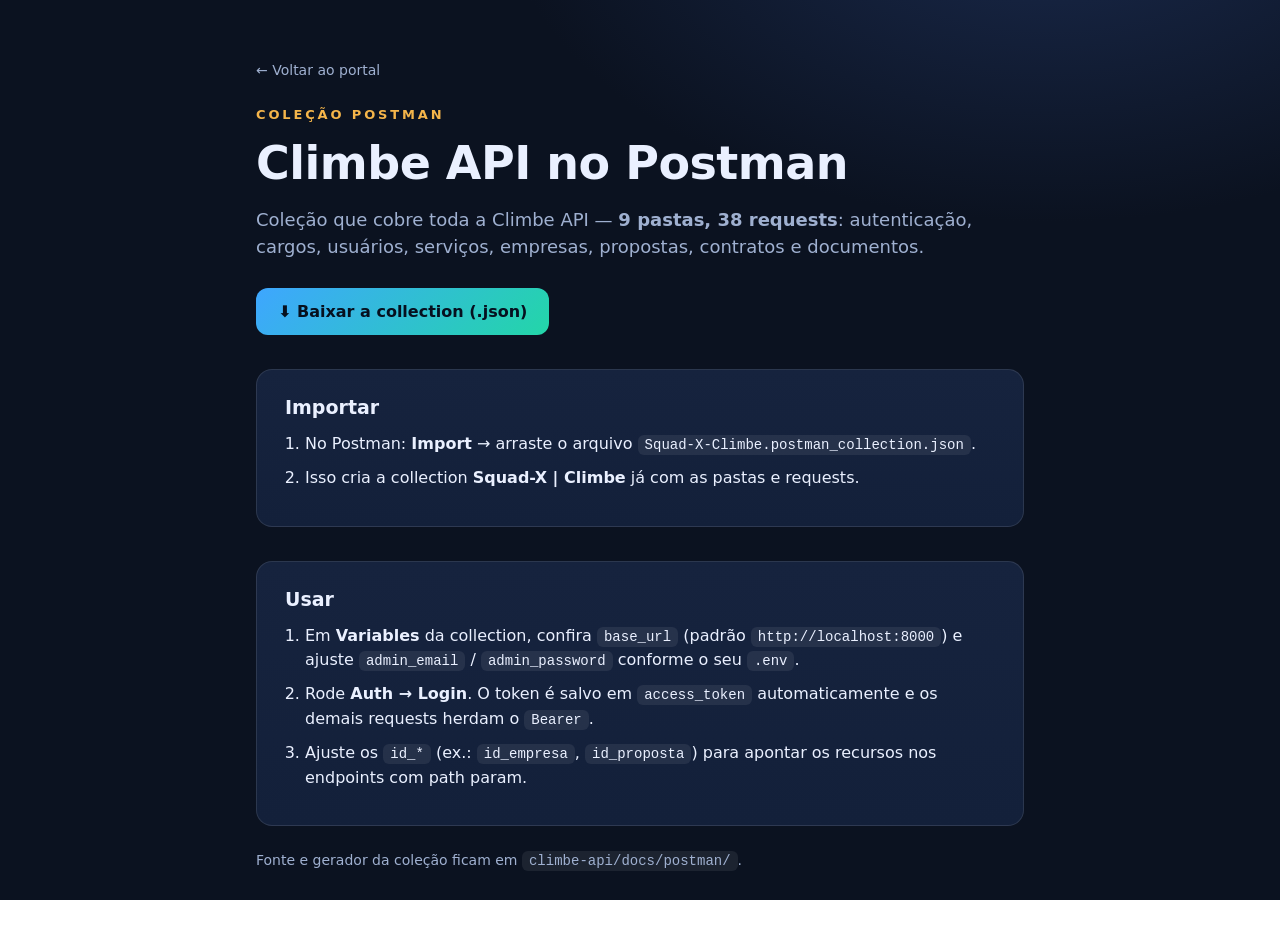
<file: postman/index.html>
<!DOCTYPE html>
<html lang="pt-BR">
<head>
<meta charset="UTF-8">
<meta name="viewport" content="width=device-width, initial-scale=1.0">
<title>Coleção Postman — Climbe Squad-X</title>
<style>
  :root{--bg:#0b1220;--ink:#eaf0ff;--muted:#9fb0d0;--brand:#3ea6ff;--brand2:#23d6a8;--accent:#f5b54a;--card:#16233e;--line:rgba(255,255,255,.10)}
  *{box-sizing:border-box;margin:0;padding:0}
  body{font-family:"Segoe UI",system-ui,-apple-system,Roboto,Arial,sans-serif;color:var(--ink);background:radial-gradient(1000px 600px at 82% -12%,#1a2a4d 0%,var(--bg) 55%) fixed;min-height:100vh}
  .wrap{max-width:820px;margin:0 auto;padding:60px 26px}
  a.back{color:var(--muted);text-decoration:none;font-size:14px}
  a.back:hover{color:var(--brand)}
  .kicker{text-transform:uppercase;letter-spacing:.22em;font-size:13px;font-weight:700;color:var(--accent);margin:28px 0 14px}
  h1{font-size:clamp(30px,5vw,46px);letter-spacing:-.5px}
  .lead{color:var(--muted);font-size:18px;line-height:1.5;margin-top:16px}
  .dl{display:inline-flex;align-items:center;gap:10px;margin-top:28px;background:linear-gradient(135deg,var(--brand),var(--brand2));color:#06101f;font-weight:800;text-decoration:none;padding:14px 22px;border-radius:12px;font-size:16px}
  .dl:hover{filter:brightness(1.08)}
  .card{background:linear-gradient(180deg,var(--card),#13203a);border:1px solid var(--line);border-radius:16px;padding:26px 28px;margin-top:34px}
  .card h3{margin-bottom:14px;font-size:19px}
  ol{margin:0 0 0 20px} li{margin:9px 0;line-height:1.55;color:var(--ink)}
  code{font-family:ui-monospace,"Cascadia Code",Consolas,monospace;background:rgba(255,255,255,.07);padding:2px 7px;border-radius:6px;font-size:14px}
  .muted{color:var(--muted)}
</style>
</head>
<body>
  <div class="wrap">
    <a class="back" href="../index.html">← Voltar ao portal</a>
    <div class="kicker">Coleção Postman</div>
    <h1>Climbe API no Postman</h1>
    <p class="lead">Coleção que cobre toda a Climbe API — <b>9 pastas, 38 requests</b>: autenticação, cargos, usuários, serviços, empresas, propostas, contratos e documentos.</p>
    <a class="dl" href="Squad-X-Climbe.postman_collection.json" download>⬇ Baixar a collection (.json)</a>

    <div class="card">
      <h3>Importar</h3>
      <ol>
        <li>No Postman: <b>Import</b> → arraste o arquivo <code>Squad-X-Climbe.postman_collection.json</code>.</li>
        <li>Isso cria a collection <b>Squad-X | Climbe</b> já com as pastas e requests.</li>
      </ol>
    </div>

    <div class="card">
      <h3>Usar</h3>
      <ol>
        <li>Em <b>Variables</b> da collection, confira <code>base_url</code> (padrão <code>http://localhost:8000</code>) e ajuste <code>admin_email</code> / <code>admin_password</code> conforme o seu <code>.env</code>.</li>
        <li>Rode <b>Auth → Login</b>. O token é salvo em <code>access_token</code> automaticamente e os demais requests herdam o <code>Bearer</code>.</li>
        <li>Ajuste os <code>id_*</code> (ex.: <code>id_empresa</code>, <code>id_proposta</code>) para apontar os recursos nos endpoints com path param.</li>
      </ol>
    </div>
    <p class="muted" style="margin-top:26px;font-size:14px">Fonte e gerador da coleção ficam em <code>climbe-api/docs/postman/</code>.</p>
  </div>
</body>
</html>
</file>
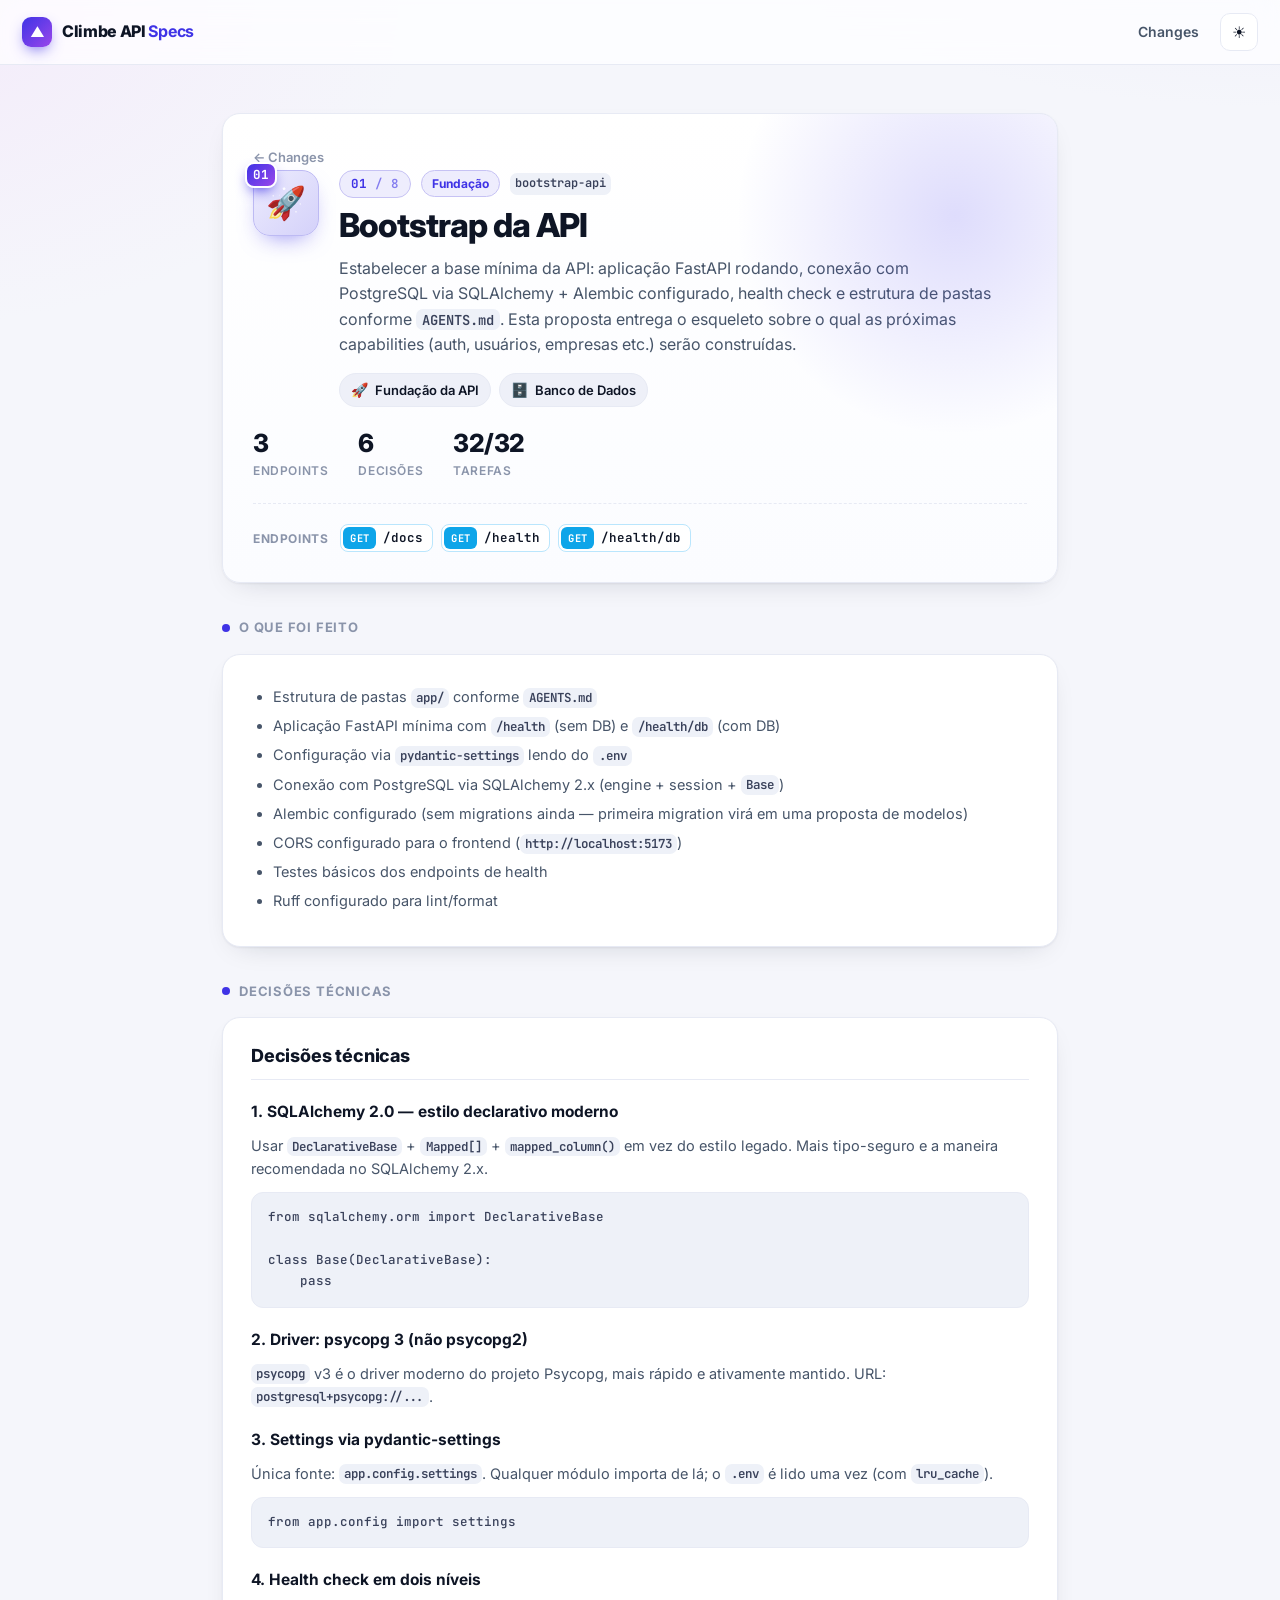
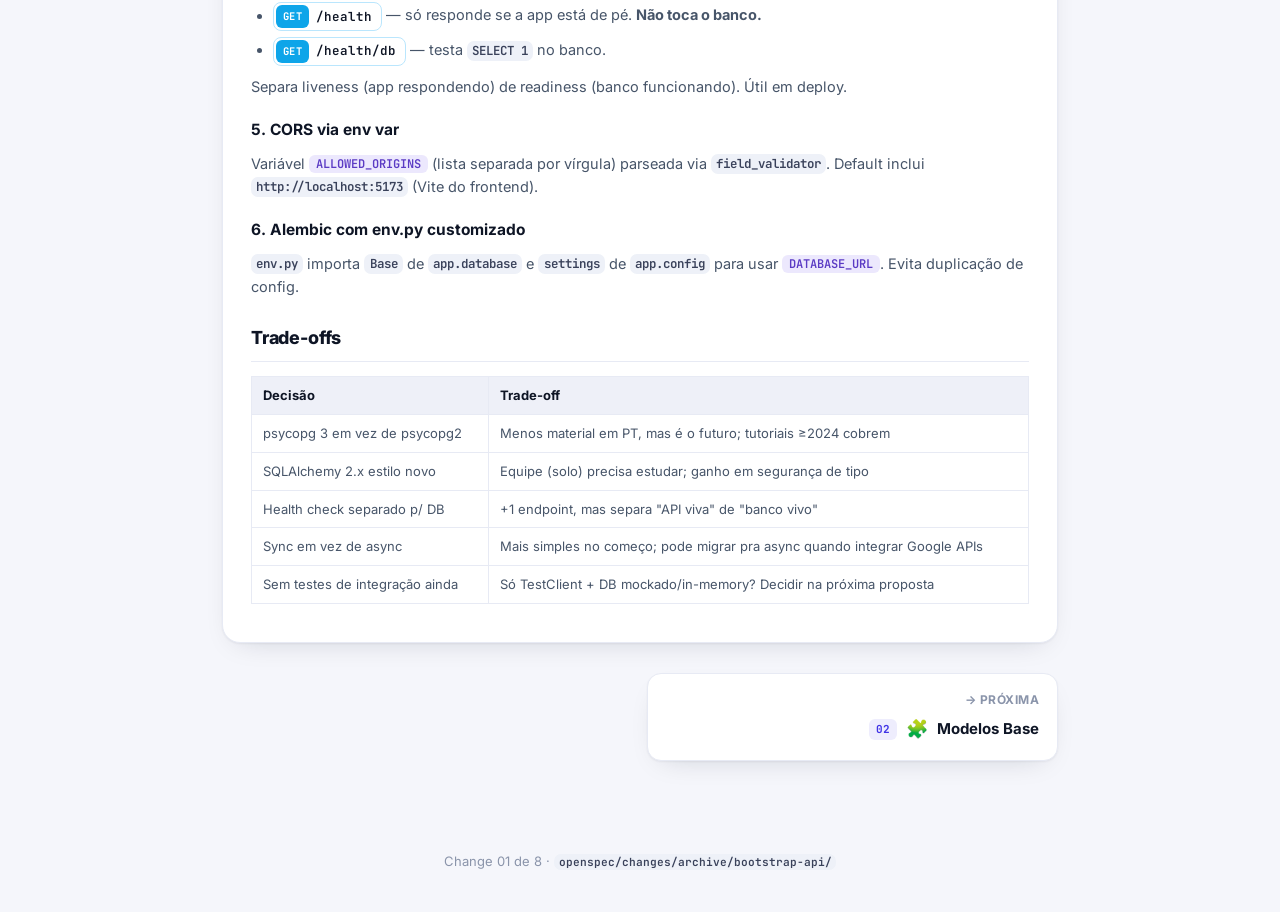
<file: api/view/1-bootstrap-api.html>
<!doctype html><html lang="pt-BR" data-theme="light">
<head>
<meta charset="utf-8">
<meta name="viewport" content="width=device-width, initial-scale=1">
<title>Bootstrap da API · Climbe API Specs</title>
<link rel="preconnect" href="https://fonts.googleapis.com">
<link rel="preconnect" href="https://fonts.gstatic.com" crossorigin>
<link href="https://fonts.googleapis.com/css2?family=Inter:wght@400;500;600;700;800&family=JetBrains+Mono:wght@500;600&display=swap" rel="stylesheet">
<link rel="stylesheet" href="../assets/styles.css">
<style>:root{--hue:244}</style>
</head>
<body><header class="topbar"><a class="brand" href="../index.html"><span class="brand-mark">▲</span><span class="brand-txt">Climbe API <em>Specs</em></span></a><nav class="topnav"><a href="../index.html" class="topnav-link">Changes</a><button class="theme-btn" onclick="toggleTheme()" aria-label="Alternar tema" title="Tema claro/escuro"><span class="theme-ico theme-sun">☀</span><span class="theme-ico theme-moon">☾</span></button></nav></header><main class="page narrow"><div class="hero"><a class="crumb" href="../index.html">Changes</a><div class="hero-top"><div class="hero-ico"><span class="hero-ico-num">01</span>🚀</div><div class="hero-meta"><div class="hero-kicker"><span class="hero-seq">01 <span class="hero-seq-tot">/ 8</span></span><span class="phase-tag">Fundação</span><code class="slug">bootstrap-api</code></div><h1 class="hero-title">Bootstrap da API</h1><p class="hero-tagline">Estabelecer a base mínima da API: aplicação FastAPI rodando, conexão com PostgreSQL via SQLAlchemy + Alembic configurado, health check e estrutura de pastas conforme <code>AGENTS.md</code>. Esta proposta entrega o esqueleto sobre o qual as próximas capabilities (auth, usuários, empresas etc.) serão construídas.</p><div class="cap-chips"><span class="cap-chip"><span class="cap-chip-ico">🚀</span>Fundação da API</span><span class="cap-chip"><span class="cap-chip-ico">🗄️</span>Banco de Dados</span></div></div></div><div class="hero-stats"><div class="stat"><span class="stat-n">3</span><span class="stat-l">endpoints</span></div><div class="stat"><span class="stat-n">6</span><span class="stat-l">decisões</span></div><div class="stat"><span class="stat-n">32/32</span><span class="stat-l">tarefas</span></div></div><div class="ep-strip"><span class="ep-strip-label">Endpoints</span><div class="ep-list"><span class="ep ep-get"><span class="ep-m">GET</span>/docs</span><span class="ep ep-get"><span class="ep-m">GET</span>/health</span><span class="ep ep-get"><span class="ep-m">GET</span>/health/db</span></div></div></div><section class="doc-section" id="feito"><div class="section-label"><span class="dot"></span>O que foi feito</div><div class="doc-card md-body"><ul class="md-ul"><li class="">Estrutura de pastas <code>app/</code> conforme <code>AGENTS.md</code></li><li class="">Aplicação FastAPI mínima com <code>/health</code> (sem DB) e <code>/health/db</code> (com DB)</li><li class="">Configuração via <code>pydantic-settings</code> lendo do <code>.env</code></li><li class="">Conexão com PostgreSQL via SQLAlchemy 2.x (engine + session + <code>Base</code>)</li><li class="">Alembic configurado (sem migrations ainda — primeira migration virá em uma proposta de modelos)</li><li class="">CORS configurado para o frontend (<code>http://localhost:5173</code>)</li><li class="">Testes básicos dos endpoints de health</li><li class="">Ruff configurado para lint/format</li></ul></div></section><section class="doc-section" id="decisoes"><div class="section-label"><span class="dot"></span>Decisões técnicas</div><div class="doc-card md-body"><h3 class="md-h2">Decisões técnicas</h3><h4 class="md-h3">1. SQLAlchemy 2.0 — estilo declarativo moderno</h4><p>Usar <code>DeclarativeBase</code> + <code>Mapped[]</code> + <code>mapped_column()</code> em vez do estilo legado. Mais tipo-seguro e a maneira recomendada no SQLAlchemy 2.x.</p><pre class="md-pre"><code>from sqlalchemy.orm import DeclarativeBase

class Base(DeclarativeBase):
    pass</code></pre><h4 class="md-h3">2. Driver: psycopg 3 (não psycopg2)</h4><p><code>psycopg</code> v3 é o driver moderno do projeto Psycopg, mais rápido e ativamente mantido. URL: <code>postgresql+psycopg://...</code>.</p><h4 class="md-h3">3. Settings via pydantic-settings</h4><p>Única fonte: <code>app.config.settings</code>. Qualquer módulo importa de lá; o <code>.env</code> é lido uma vez (com <code>lru_cache</code>).</p><pre class="md-pre"><code>from app.config import settings</code></pre><h4 class="md-h3">4. Health check em dois níveis</h4><ul class="md-ul"><li class=""><span class="ep ep-get"><span class="ep-m">GET</span>/health</span> — só responde se a app está de pé. <strong>Não toca o banco.</strong></li><li class=""><span class="ep ep-get"><span class="ep-m">GET</span>/health/db</span> — testa <code>SELECT 1</code> no banco.</li></ul><p>Separa liveness (app respondendo) de readiness (banco funcionando). Útil em deploy.</p><h4 class="md-h3">5. CORS via env var</h4><p>Variável <span class="tok tok-env">ALLOWED_ORIGINS</span> (lista separada por vírgula) parseada via <code>field_validator</code>. Default inclui <code>http://localhost:5173</code> (Vite do frontend).</p><h4 class="md-h3">6. Alembic com env.py customizado</h4><p><code>env.py</code> importa <code>Base</code> de <code>app.database</code> e <code>settings</code> de <code>app.config</code> para usar <span class="tok tok-env">DATABASE_URL</span>. Evita duplicação de config.</p><h3 class="md-h2">Trade-offs</h3><table class="md-table"><thead><tr><th>Decisão</th><th>Trade-off</th></tr></thead><tbody><tr><td>psycopg 3 em vez de psycopg2</td><td>Menos material em PT, mas é o futuro; tutoriais ≥2024 cobrem</td></tr><tr><td>SQLAlchemy 2.x estilo novo</td><td>Equipe (solo) precisa estudar; ganho em segurança de tipo</td></tr><tr><td>Health check separado p/ DB</td><td>+1 endpoint, mas separa &quot;API viva&quot; de &quot;banco vivo&quot;</td></tr><tr><td>Sync em vez de async</td><td>Mais simples no começo; pode migrar pra async quando integrar Google APIs</td></tr><tr><td>Sem testes de integração ainda</td><td>Só TestClient + DB mockado/in-memory? Decidir na próxima proposta</td></tr></tbody></table></div></section><nav class="pager"><span class="navcard navcard-empty"></span><a class="navcard navcard-next" href="2-models-base.html"><span class="navcard-dir">→ Próxima</span><span class="navcard-name"><span class="navcard-seq">02</span><span class="navcard-ico">🧩</span>Modelos Base</span></a></nav></main><footer class="foot">Change 01 de 8 · <code>openspec/changes/archive/bootstrap-api/</code></footer><script src="../assets/app.js"></script></body></html>
</file>
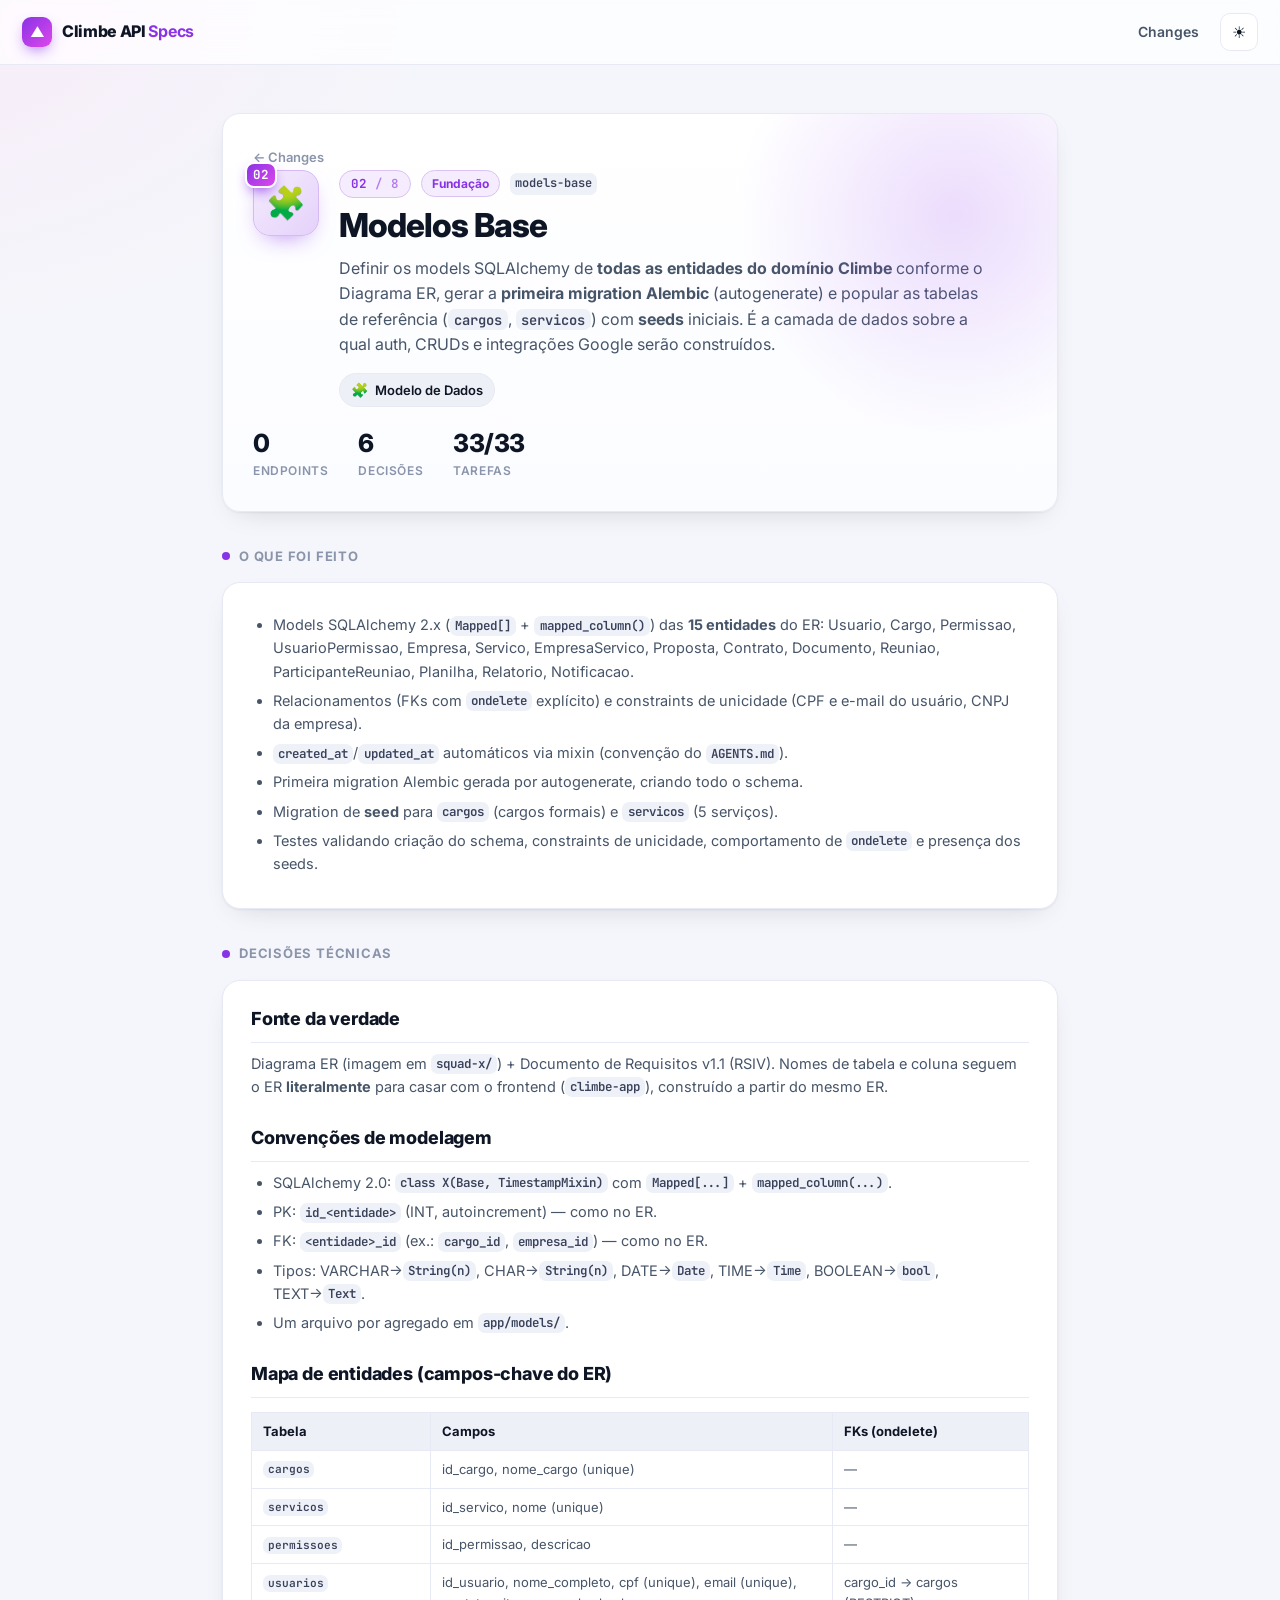
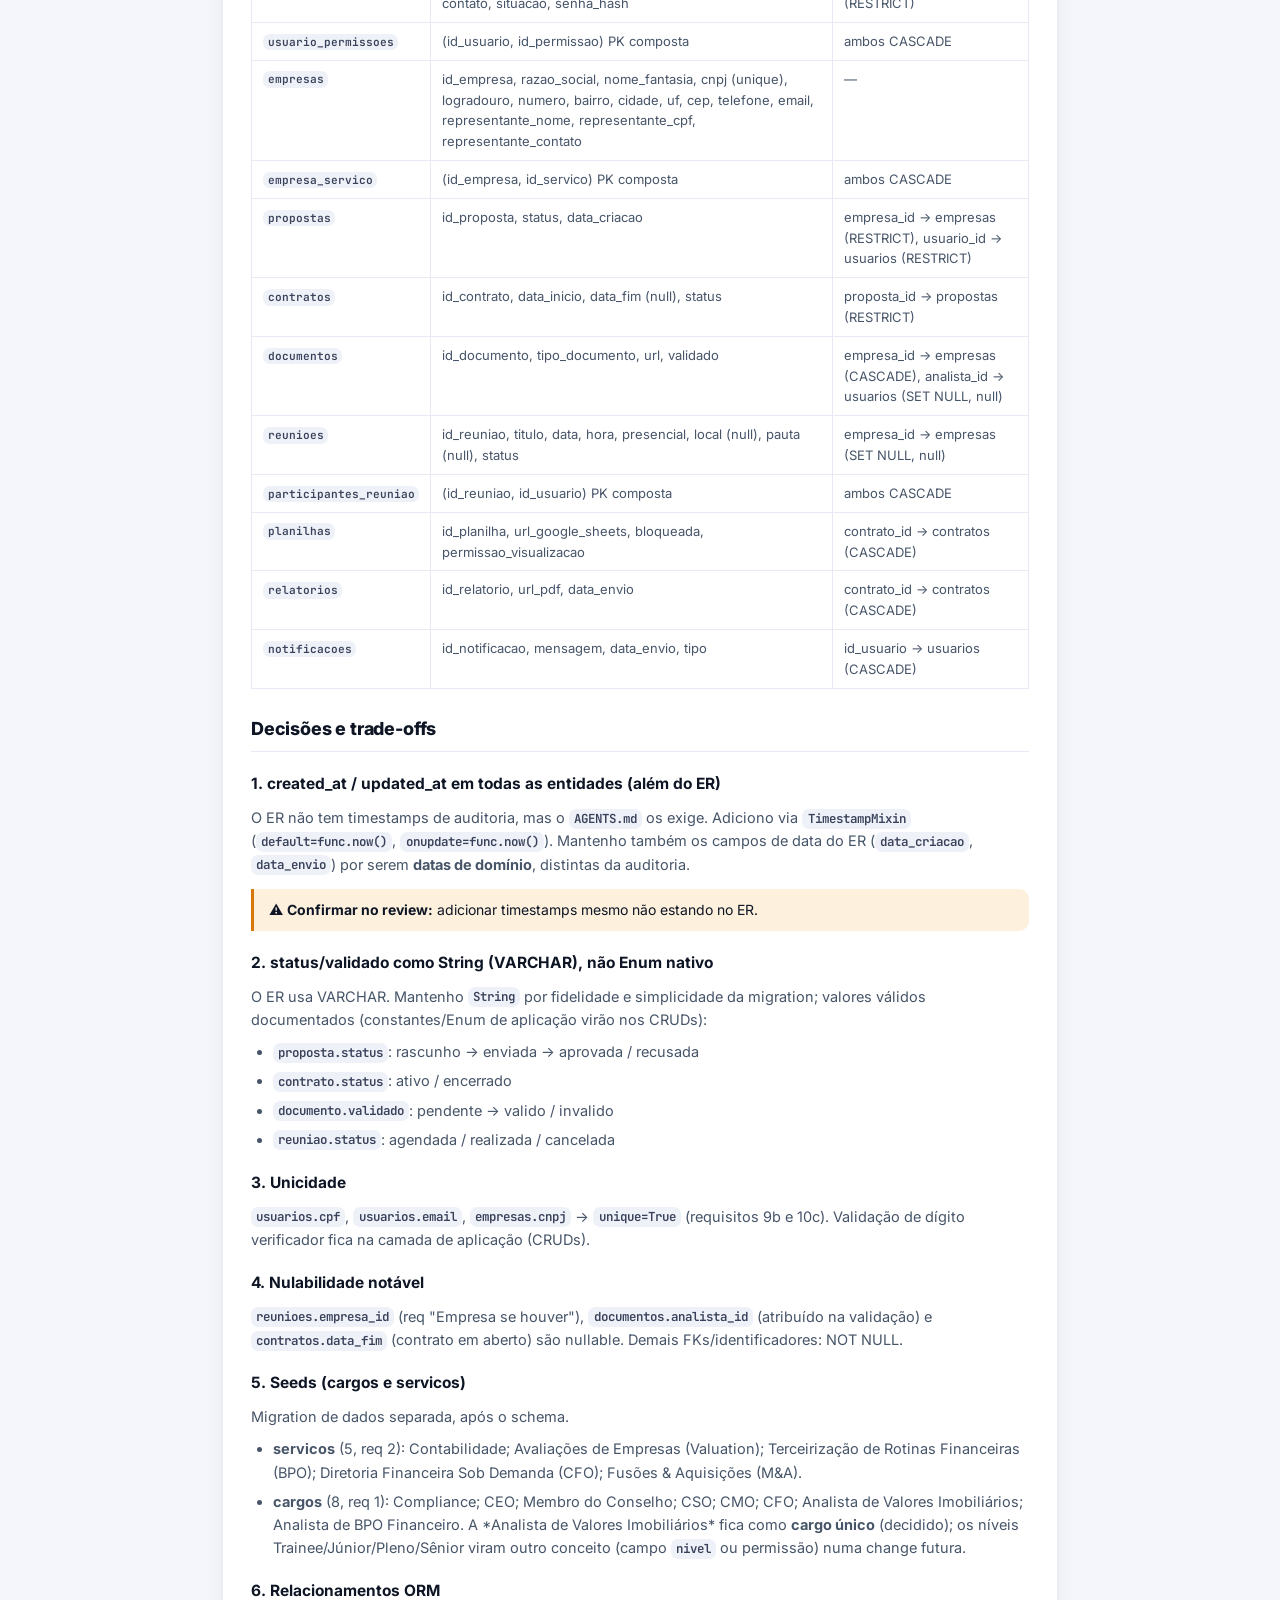
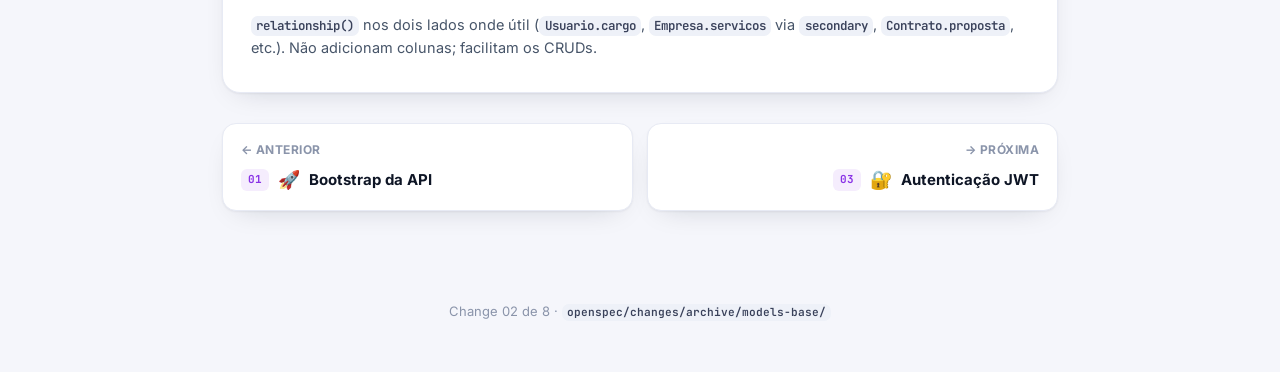
<file: api/view/2-models-base.html>
<!doctype html><html lang="pt-BR" data-theme="light">
<head>
<meta charset="utf-8">
<meta name="viewport" content="width=device-width, initial-scale=1">
<title>Modelos Base · Climbe API Specs</title>
<link rel="preconnect" href="https://fonts.googleapis.com">
<link rel="preconnect" href="https://fonts.gstatic.com" crossorigin>
<link href="https://fonts.googleapis.com/css2?family=Inter:wght@400;500;600;700;800&family=JetBrains+Mono:wght@500;600&display=swap" rel="stylesheet">
<link rel="stylesheet" href="../assets/styles.css">
<style>:root{--hue:269}</style>
</head>
<body><header class="topbar"><a class="brand" href="../index.html"><span class="brand-mark">▲</span><span class="brand-txt">Climbe API <em>Specs</em></span></a><nav class="topnav"><a href="../index.html" class="topnav-link">Changes</a><button class="theme-btn" onclick="toggleTheme()" aria-label="Alternar tema" title="Tema claro/escuro"><span class="theme-ico theme-sun">☀</span><span class="theme-ico theme-moon">☾</span></button></nav></header><main class="page narrow"><div class="hero"><a class="crumb" href="../index.html">Changes</a><div class="hero-top"><div class="hero-ico"><span class="hero-ico-num">02</span>🧩</div><div class="hero-meta"><div class="hero-kicker"><span class="hero-seq">02 <span class="hero-seq-tot">/ 8</span></span><span class="phase-tag">Fundação</span><code class="slug">models-base</code></div><h1 class="hero-title">Modelos Base</h1><p class="hero-tagline">Definir os models SQLAlchemy de <strong>todas as entidades do domínio Climbe</strong> conforme o Diagrama ER, gerar a <strong>primeira migration Alembic</strong> (autogenerate) e popular as tabelas de referência (<code>cargos</code>, <code>servicos</code>) com <strong>seeds</strong> iniciais. É a camada de dados sobre a qual auth, CRUDs e integrações Google serão construídos.</p><div class="cap-chips"><span class="cap-chip"><span class="cap-chip-ico">🧩</span>Modelo de Dados</span></div></div></div><div class="hero-stats"><div class="stat"><span class="stat-n">0</span><span class="stat-l">endpoints</span></div><div class="stat"><span class="stat-n">6</span><span class="stat-l">decisões</span></div><div class="stat"><span class="stat-n">33/33</span><span class="stat-l">tarefas</span></div></div></div><section class="doc-section" id="feito"><div class="section-label"><span class="dot"></span>O que foi feito</div><div class="doc-card md-body"><ul class="md-ul"><li class="">Models SQLAlchemy 2.x (<code>Mapped[]</code> + <code>mapped_column()</code>) das <strong>15 entidades</strong> do ER: Usuario, Cargo, Permissao, UsuarioPermissao, Empresa, Servico, EmpresaServico, Proposta, Contrato, Documento, Reuniao, ParticipanteReuniao, Planilha, Relatorio, Notificacao.</li><li class="">Relacionamentos (FKs com <code>ondelete</code> explícito) e constraints de unicidade (CPF e e-mail do usuário, CNPJ da empresa).</li><li class=""><code>created_at</code>/<code>updated_at</code> automáticos via mixin (convenção do <code>AGENTS.md</code>).</li><li class="">Primeira migration Alembic gerada por autogenerate, criando todo o schema.</li><li class="">Migration de <strong>seed</strong> para <code>cargos</code> (cargos formais) e <code>servicos</code> (5 serviços).</li><li class="">Testes validando criação do schema, constraints de unicidade, comportamento de <code>ondelete</code> e presença dos seeds.</li></ul></div></section><section class="doc-section" id="decisoes"><div class="section-label"><span class="dot"></span>Decisões técnicas</div><div class="doc-card md-body"><h3 class="md-h2">Fonte da verdade</h3><p>Diagrama ER (imagem em <code>squad-x/</code>) + Documento de Requisitos v1.1 (RSIV). Nomes de tabela e coluna seguem o ER <strong>literalmente</strong> para casar com o frontend (<code>climbe-app</code>), construído a partir do mesmo ER.</p><h3 class="md-h2">Convenções de modelagem</h3><ul class="md-ul"><li class="">SQLAlchemy 2.0: <code>class X(Base, TimestampMixin)</code> com <code>Mapped[...]</code> + <code>mapped_column(...)</code>.</li><li class="">PK: <code>id_&lt;entidade&gt;</code> (INT, autoincrement) — como no ER.</li><li class="">FK: <code>&lt;entidade&gt;_id</code> (ex.: <code>cargo_id</code>, <code>empresa_id</code>) — como no ER.</li><li class="">Tipos: VARCHAR→<code>String(n)</code>, CHAR→<code>String(n)</code>, DATE→<code>Date</code>, TIME→<code>Time</code>, BOOLEAN→<code>bool</code>, TEXT→<code>Text</code>.</li><li class="">Um arquivo por agregado em <code>app/models/</code>.</li></ul><h3 class="md-h2">Mapa de entidades (campos-chave do ER)</h3><table class="md-table"><thead><tr><th>Tabela</th><th>Campos</th><th>FKs (ondelete)</th></tr></thead><tbody><tr><td><code>cargos</code></td><td>id_cargo, nome_cargo (unique)</td><td>—</td></tr><tr><td><code>servicos</code></td><td>id_servico, nome (unique)</td><td>—</td></tr><tr><td><code>permissoes</code></td><td>id_permissao, descricao</td><td>—</td></tr><tr><td><code>usuarios</code></td><td>id_usuario, nome_completo, cpf (unique), email (unique), contato, situacao, senha_hash</td><td>cargo_id → cargos (RESTRICT)</td></tr><tr><td><code>usuario_permissoes</code></td><td>(id_usuario, id_permissao) PK composta</td><td>ambos CASCADE</td></tr><tr><td><code>empresas</code></td><td>id_empresa, razao_social, nome_fantasia, cnpj (unique), logradouro, numero, bairro, cidade, uf, cep, telefone, email, representante_nome, representante_cpf, representante_contato</td><td>—</td></tr><tr><td><code>empresa_servico</code></td><td>(id_empresa, id_servico) PK composta</td><td>ambos CASCADE</td></tr><tr><td><code>propostas</code></td><td>id_proposta, status, data_criacao</td><td>empresa_id → empresas (RESTRICT), usuario_id → usuarios (RESTRICT)</td></tr><tr><td><code>contratos</code></td><td>id_contrato, data_inicio, data_fim (null), status</td><td>proposta_id → propostas (RESTRICT)</td></tr><tr><td><code>documentos</code></td><td>id_documento, tipo_documento, url, validado</td><td>empresa_id → empresas (CASCADE), analista_id → usuarios (SET NULL, null)</td></tr><tr><td><code>reunioes</code></td><td>id_reuniao, titulo, data, hora, presencial, local (null), pauta (null), status</td><td>empresa_id → empresas (SET NULL, null)</td></tr><tr><td><code>participantes_reuniao</code></td><td>(id_reuniao, id_usuario) PK composta</td><td>ambos CASCADE</td></tr><tr><td><code>planilhas</code></td><td>id_planilha, url_google_sheets, bloqueada, permissao_visualizacao</td><td>contrato_id → contratos (CASCADE)</td></tr><tr><td><code>relatorios</code></td><td>id_relatorio, url_pdf, data_envio</td><td>contrato_id → contratos (CASCADE)</td></tr><tr><td><code>notificacoes</code></td><td>id_notificacao, mensagem, data_envio, tipo</td><td>id_usuario → usuarios (CASCADE)</td></tr></tbody></table><h3 class="md-h2">Decisões e trade-offs</h3><h4 class="md-h3">1. created_at / updated_at em todas as entidades (além do ER)</h4><p>O ER não tem timestamps de auditoria, mas o <code>AGENTS.md</code> os exige. Adiciono via <code>TimestampMixin</code> (<code>default=func.now()</code>, <code>onupdate=func.now()</code>). Mantenho também os campos de data do ER (<code>data_criacao</code>, <code>data_envio</code>) por serem <strong>datas de domínio</strong>, distintas da auditoria.</p><blockquote class="md-quote">⚠️ <strong>Confirmar no review:</strong> adicionar timestamps mesmo não estando no ER.</blockquote><h4 class="md-h3">2. status/validado como String (VARCHAR), não Enum nativo</h4><p>O ER usa VARCHAR. Mantenho <code>String</code> por fidelidade e simplicidade da migration; valores válidos documentados (constantes/Enum de aplicação virão nos CRUDs):</p><ul class="md-ul"><li class=""><code>proposta.status</code>: rascunho → enviada → aprovada / recusada</li><li class=""><code>contrato.status</code>: ativo / encerrado</li><li class=""><code>documento.validado</code>: pendente → valido / invalido</li><li class=""><code>reuniao.status</code>: agendada / realizada / cancelada</li></ul><h4 class="md-h3">3. Unicidade</h4><p><code>usuarios.cpf</code>, <code>usuarios.email</code>, <code>empresas.cnpj</code> → <code>unique=True</code> (requisitos 9b e 10c). Validação de dígito verificador fica na camada de aplicação (CRUDs).</p><h4 class="md-h3">4. Nulabilidade notável</h4><p><code>reunioes.empresa_id</code> (req &quot;Empresa se houver&quot;), <code>documentos.analista_id</code> (atribuído na validação) e <code>contratos.data_fim</code> (contrato em aberto) são nullable. Demais FKs/identificadores: NOT NULL.</p><h4 class="md-h3">5. Seeds (cargos e servicos)</h4><p>Migration de dados separada, após o schema.</p><ul class="md-ul"><li class=""><strong>servicos</strong> (5, req 2): Contabilidade; Avaliações de Empresas (Valuation); Terceirização de Rotinas Financeiras (BPO); Diretoria Financeira Sob Demanda (CFO); Fusões &amp; Aquisições (M&amp;A).</li><li class=""><strong>cargos</strong> (8, req 1): Compliance; CEO; Membro do Conselho; CSO; CMO; CFO; Analista de Valores Imobiliários; Analista de BPO Financeiro. A *Analista de Valores Imobiliários* fica como <strong>cargo único</strong> (decidido); os níveis Trainee/Júnior/Pleno/Sênior viram outro conceito (campo <code>nivel</code> ou permissão) numa change futura.</li></ul><h4 class="md-h3">6. Relacionamentos ORM</h4><p><code>relationship()</code> nos dois lados onde útil (<code>Usuario.cargo</code>, <code>Empresa.servicos</code> via <code>secondary</code>, <code>Contrato.proposta</code>, etc.). Não adicionam colunas; facilitam os CRUDs.</p></div></section><nav class="pager"><a class="navcard navcard-prev" href="1-bootstrap-api.html"><span class="navcard-dir">← Anterior</span><span class="navcard-name"><span class="navcard-seq">01</span><span class="navcard-ico">🚀</span>Bootstrap da API</span></a><a class="navcard navcard-next" href="3-auth-jwt.html"><span class="navcard-dir">→ Próxima</span><span class="navcard-name"><span class="navcard-seq">03</span><span class="navcard-ico">🔐</span>Autenticação JWT</span></a></nav></main><footer class="foot">Change 02 de 8 · <code>openspec/changes/archive/models-base/</code></footer><script src="../assets/app.js"></script></body></html>
</file>
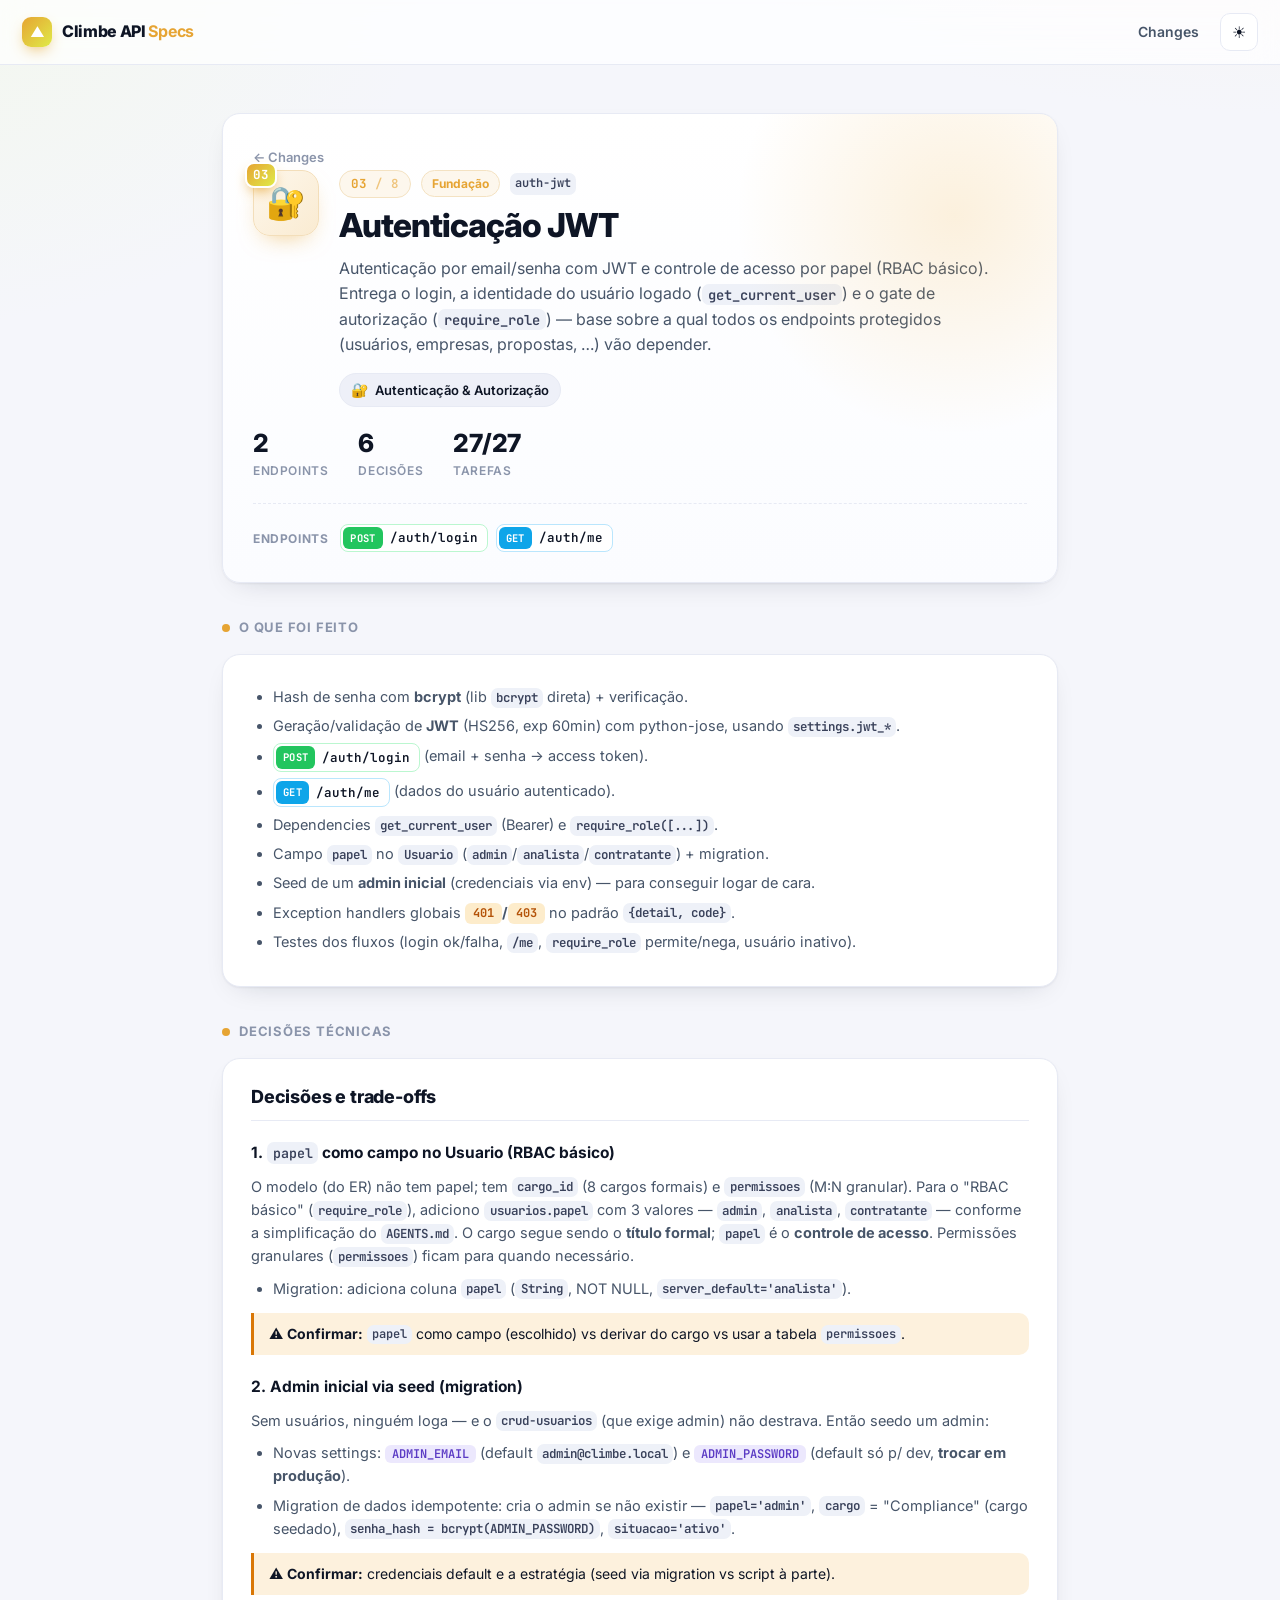
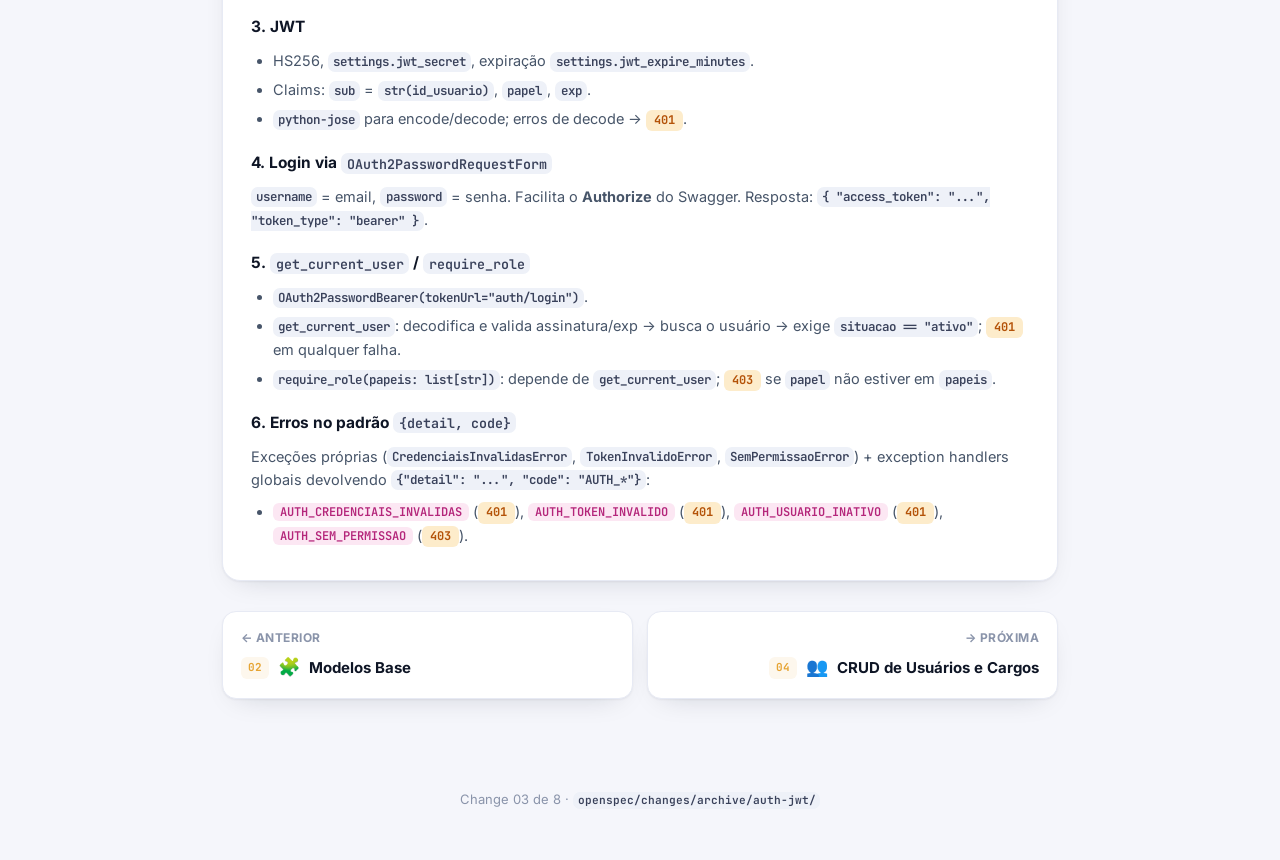
<file: api/view/3-auth-jwt.html>
<!doctype html><html lang="pt-BR" data-theme="light">
<head>
<meta charset="utf-8">
<meta name="viewport" content="width=device-width, initial-scale=1">
<title>Autenticação JWT · Climbe API Specs</title>
<link rel="preconnect" href="https://fonts.googleapis.com">
<link rel="preconnect" href="https://fonts.gstatic.com" crossorigin>
<link href="https://fonts.googleapis.com/css2?family=Inter:wght@400;500;600;700;800&family=JetBrains+Mono:wght@500;600&display=swap" rel="stylesheet">
<link rel="stylesheet" href="../assets/styles.css">
<style>:root{--hue:38}</style>
</head>
<body><header class="topbar"><a class="brand" href="../index.html"><span class="brand-mark">▲</span><span class="brand-txt">Climbe API <em>Specs</em></span></a><nav class="topnav"><a href="../index.html" class="topnav-link">Changes</a><button class="theme-btn" onclick="toggleTheme()" aria-label="Alternar tema" title="Tema claro/escuro"><span class="theme-ico theme-sun">☀</span><span class="theme-ico theme-moon">☾</span></button></nav></header><main class="page narrow"><div class="hero"><a class="crumb" href="../index.html">Changes</a><div class="hero-top"><div class="hero-ico"><span class="hero-ico-num">03</span>🔐</div><div class="hero-meta"><div class="hero-kicker"><span class="hero-seq">03 <span class="hero-seq-tot">/ 8</span></span><span class="phase-tag">Fundação</span><code class="slug">auth-jwt</code></div><h1 class="hero-title">Autenticação JWT</h1><p class="hero-tagline">Autenticação por email/senha com JWT e controle de acesso por papel (RBAC básico). Entrega o login, a identidade do usuário logado (<code>get_current_user</code>) e o gate de autorização (<code>require_role</code>) — base sobre a qual todos os endpoints protegidos (usuários, empresas, propostas, …) vão depender.</p><div class="cap-chips"><span class="cap-chip"><span class="cap-chip-ico">🔐</span>Autenticação &amp; Autorização</span></div></div></div><div class="hero-stats"><div class="stat"><span class="stat-n">2</span><span class="stat-l">endpoints</span></div><div class="stat"><span class="stat-n">6</span><span class="stat-l">decisões</span></div><div class="stat"><span class="stat-n">27/27</span><span class="stat-l">tarefas</span></div></div><div class="ep-strip"><span class="ep-strip-label">Endpoints</span><div class="ep-list"><span class="ep ep-post"><span class="ep-m">POST</span>/auth/login</span><span class="ep ep-get"><span class="ep-m">GET</span>/auth/me</span></div></div></div><section class="doc-section" id="feito"><div class="section-label"><span class="dot"></span>O que foi feito</div><div class="doc-card md-body"><ul class="md-ul"><li class="">Hash de senha com <strong>bcrypt</strong> (lib <code>bcrypt</code> direta) + verificação.</li><li class="">Geração/validação de <strong>JWT</strong> (HS256, exp 60min) com python-jose, usando <code>settings.jwt_*</code>.</li><li class=""><span class="ep ep-post"><span class="ep-m">POST</span>/auth/login</span> (email + senha → access token).</li><li class=""><span class="ep ep-get"><span class="ep-m">GET</span>/auth/me</span> (dados do usuário autenticado).</li><li class="">Dependencies <code>get_current_user</code> (Bearer) e <code>require_role([...])</code>.</li><li class="">Campo <strong><code>papel</code></strong> no <code>Usuario</code> (<code>admin</code>/<code>analista</code>/<code>contratante</code>) + migration.</li><li class="">Seed de um <strong>admin inicial</strong> (credenciais via env) — para conseguir logar de cara.</li><li class="">Exception handlers globais <strong><span class="status s4">401</span>/<span class="status s4">403</span></strong> no padrão <code>{detail, code}</code>.</li><li class="">Testes dos fluxos (login ok/falha, <code>/me</code>, <code>require_role</code> permite/nega, usuário inativo).</li></ul></div></section><section class="doc-section" id="decisoes"><div class="section-label"><span class="dot"></span>Decisões técnicas</div><div class="doc-card md-body"><h3 class="md-h2">Decisões e trade-offs</h3><h4 class="md-h3">1. <code>papel</code> como campo no Usuario (RBAC básico)</h4><p>O modelo (do ER) não tem papel; tem <code>cargo_id</code> (8 cargos formais) e <code>permissoes</code> (M:N granular). Para o &quot;RBAC básico&quot; (<code>require_role</code>), adiciono <code>usuarios.papel</code> com 3 valores — <code>admin</code>, <code>analista</code>, <code>contratante</code> — conforme a simplificação do <code>AGENTS.md</code>. O cargo segue sendo o <strong>título formal</strong>; <code>papel</code> é o <strong>controle de acesso</strong>. Permissões granulares (<code>permissoes</code>) ficam para quando necessário.</p><ul class="md-ul"><li class="">Migration: adiciona coluna <code>papel</code> (<code>String</code>, NOT NULL, <code>server_default=&#x27;analista&#x27;</code>).</li></ul><blockquote class="md-quote">⚠️ <strong>Confirmar:</strong> <code>papel</code> como campo (escolhido) vs derivar do cargo vs usar a tabela <code>permissoes</code>.</blockquote><h4 class="md-h3">2. Admin inicial via seed (migration)</h4><p>Sem usuários, ninguém loga — e o <code>crud-usuarios</code> (que exige admin) não destrava. Então seedo um admin:</p><ul class="md-ul"><li class="">Novas settings: <span class="tok tok-env">ADMIN_EMAIL</span> (default <code>admin@climbe.local</code>) e <span class="tok tok-env">ADMIN_PASSWORD</span> (default só p/ dev, <strong>trocar em produção</strong>).</li><li class="">Migration de dados idempotente: cria o admin se não existir — <code>papel=&#x27;admin&#x27;</code>, <code>cargo</code> = &quot;Compliance&quot; (cargo seedado), <code>senha_hash = bcrypt(ADMIN_PASSWORD)</code>, <code>situacao=&#x27;ativo&#x27;</code>.</li></ul><blockquote class="md-quote">⚠️ <strong>Confirmar:</strong> credenciais default e a estratégia (seed via migration vs script à parte).</blockquote><h4 class="md-h3">3. JWT</h4><ul class="md-ul"><li class="">HS256, <code>settings.jwt_secret</code>, expiração <code>settings.jwt_expire_minutes</code>.</li><li class="">Claims: <code>sub</code> = <code>str(id_usuario)</code>, <code>papel</code>, <code>exp</code>.</li><li class=""><code>python-jose</code> para encode/decode; erros de decode → <span class="status s4">401</span>.</li></ul><h4 class="md-h3">4. Login via <code>OAuth2PasswordRequestForm</code></h4><p><code>username</code> = email, <code>password</code> = senha. Facilita o <strong>Authorize</strong> do Swagger. Resposta: <code>{ &quot;access_token&quot;: &quot;...&quot;, &quot;token_type&quot;: &quot;bearer&quot; }</code>.</p><h4 class="md-h3">5. <code>get_current_user</code> / <code>require_role</code></h4><ul class="md-ul"><li class=""><code>OAuth2PasswordBearer(tokenUrl=&quot;auth/login&quot;)</code>.</li><li class=""><code>get_current_user</code>: decodifica e valida assinatura/exp → busca o usuário → exige <code>situacao == &quot;ativo&quot;</code>; <span class="status s4">401</span> em qualquer falha.</li><li class=""><code>require_role(papeis: list[str])</code>: depende de <code>get_current_user</code>; <span class="status s4">403</span> se <code>papel</code> não estiver em <code>papeis</code>.</li></ul><h4 class="md-h3">6. Erros no padrão <code>{detail, code}</code></h4><p>Exceções próprias (<code>CredenciaisInvalidasError</code>, <code>TokenInvalidoError</code>, <code>SemPermissaoError</code>) + exception handlers globais devolvendo <code>{&quot;detail&quot;: &quot;...&quot;, &quot;code&quot;: &quot;AUTH_*&quot;}</code>:</p><ul class="md-ul"><li class=""><span class="tok tok-code">AUTH_CREDENCIAIS_INVALIDAS</span> (<span class="status s4">401</span>), <span class="tok tok-code">AUTH_TOKEN_INVALIDO</span> (<span class="status s4">401</span>), <span class="tok tok-code">AUTH_USUARIO_INATIVO</span> (<span class="status s4">401</span>), <span class="tok tok-code">AUTH_SEM_PERMISSAO</span> (<span class="status s4">403</span>).</li></ul></div></section><nav class="pager"><a class="navcard navcard-prev" href="2-models-base.html"><span class="navcard-dir">← Anterior</span><span class="navcard-name"><span class="navcard-seq">02</span><span class="navcard-ico">🧩</span>Modelos Base</span></a><a class="navcard navcard-next" href="4-crud-usuarios.html"><span class="navcard-dir">→ Próxima</span><span class="navcard-name"><span class="navcard-seq">04</span><span class="navcard-ico">👥</span>CRUD de Usuários e Cargos</span></a></nav></main><footer class="foot">Change 03 de 8 · <code>openspec/changes/archive/auth-jwt/</code></footer><script src="../assets/app.js"></script></body></html>
</file>
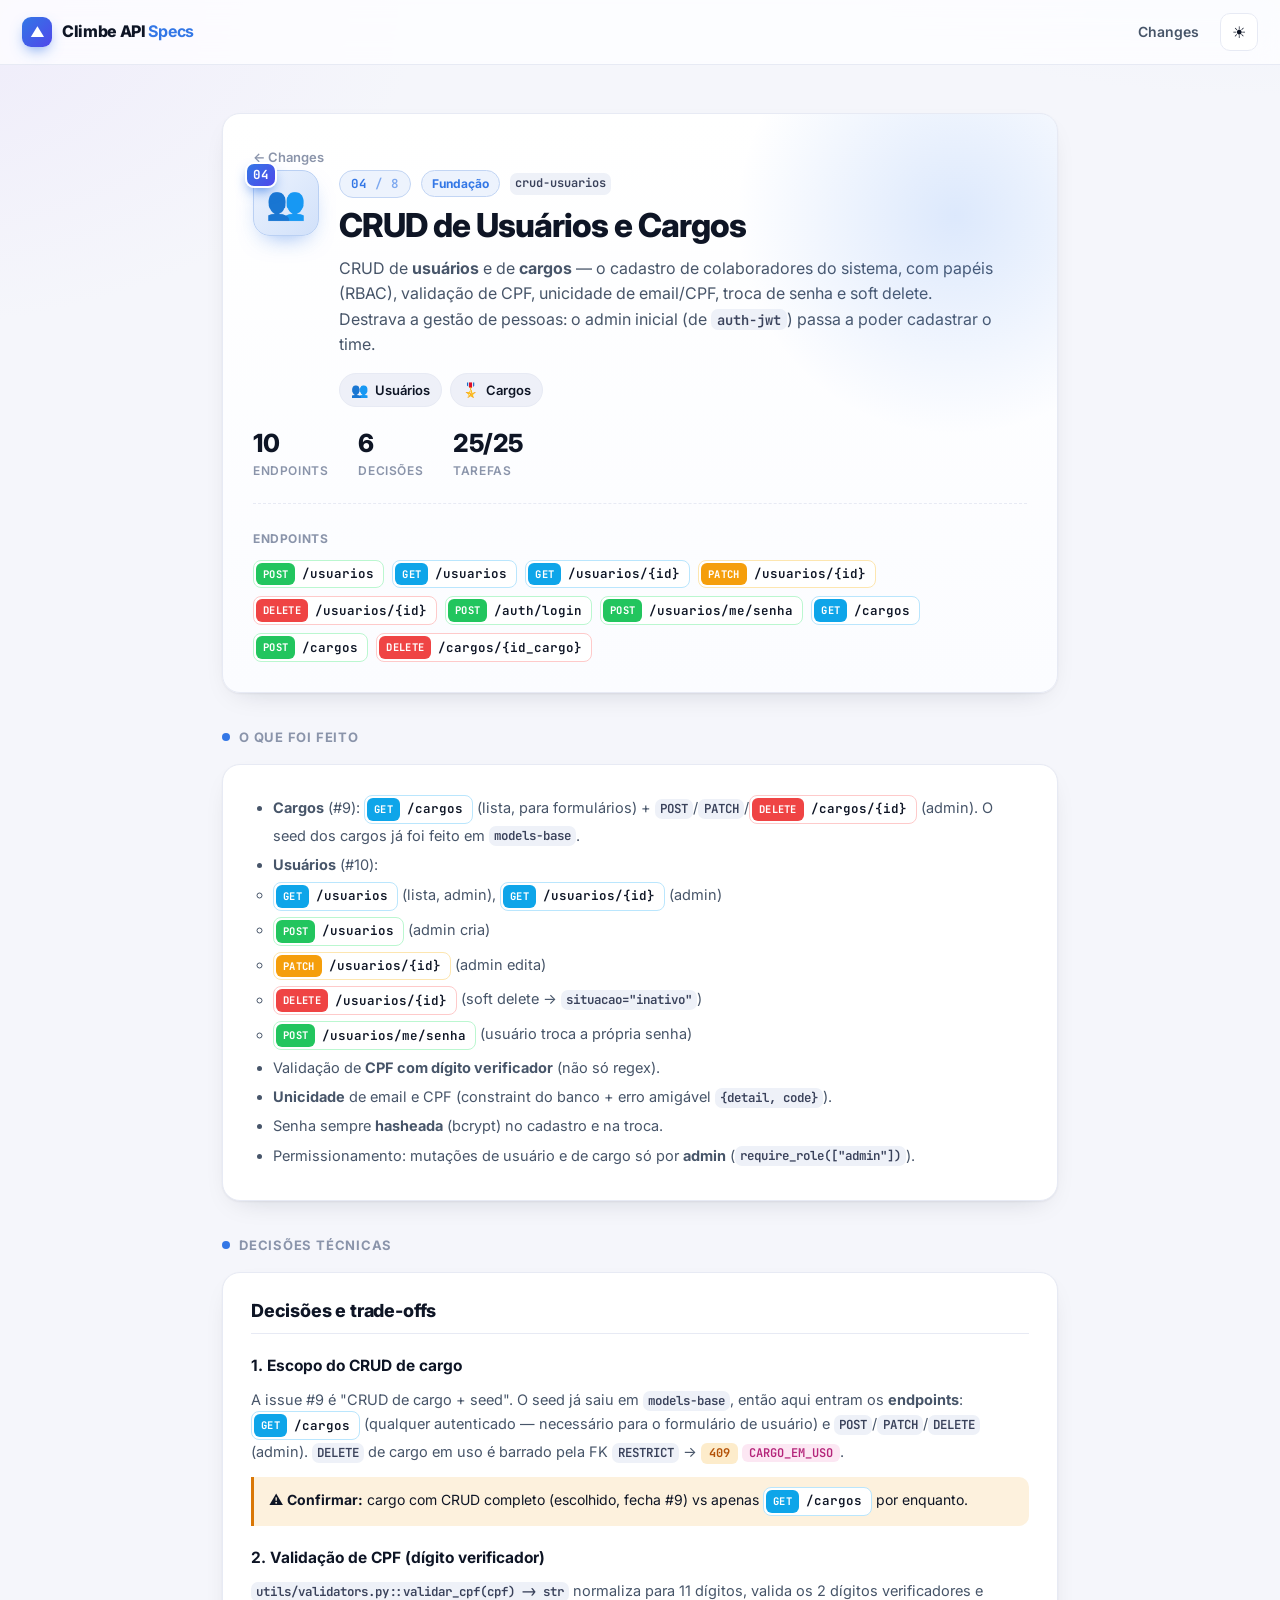
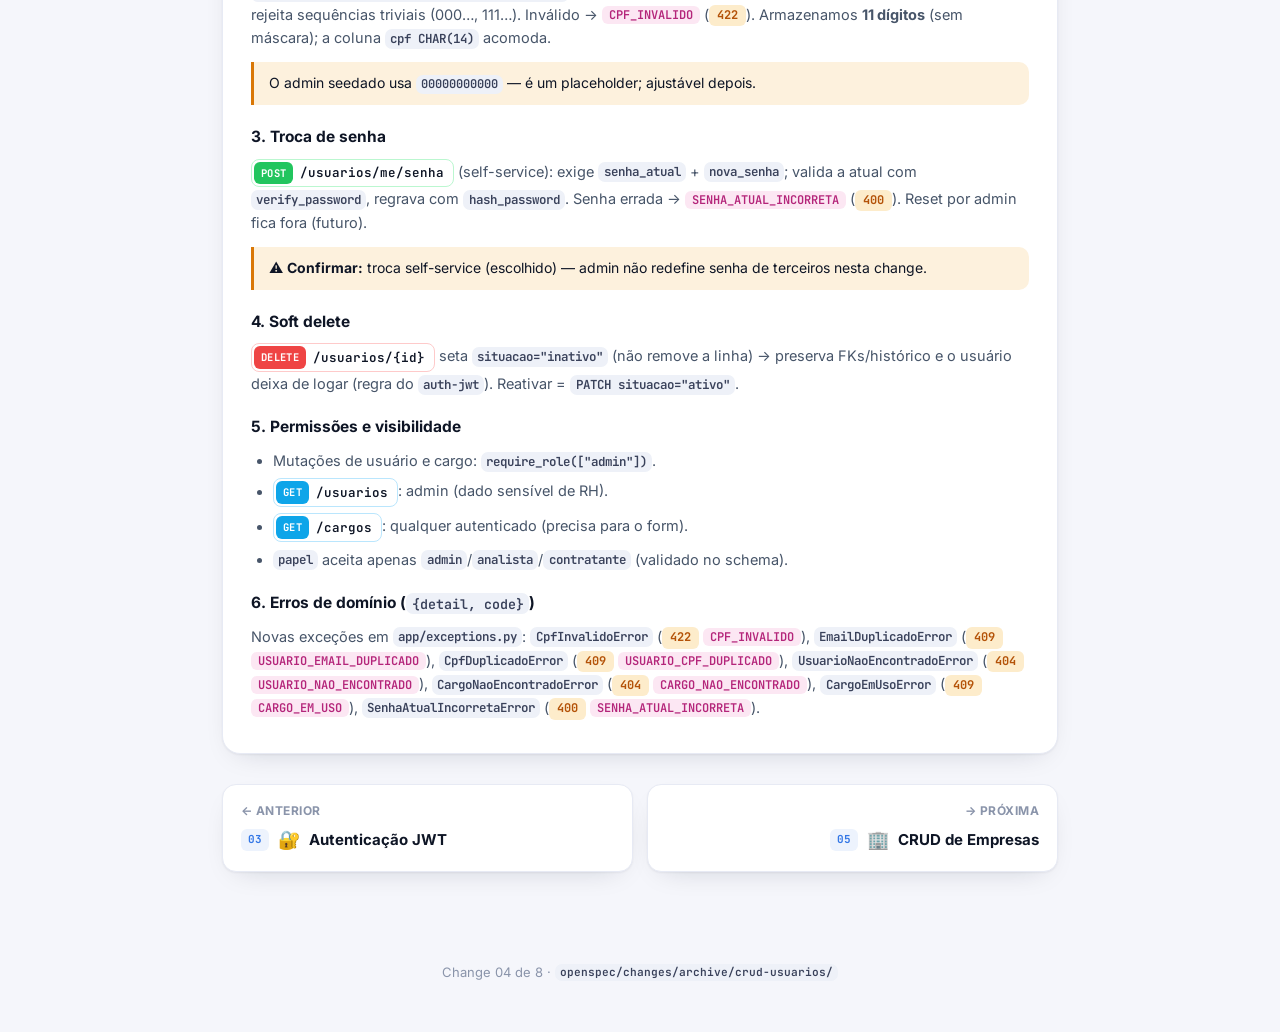
<file: api/view/4-crud-usuarios.html>
<!doctype html><html lang="pt-BR" data-theme="light">
<head>
<meta charset="utf-8">
<meta name="viewport" content="width=device-width, initial-scale=1">
<title>CRUD de Usuários e Cargos · Climbe API Specs</title>
<link rel="preconnect" href="https://fonts.googleapis.com">
<link rel="preconnect" href="https://fonts.gstatic.com" crossorigin>
<link href="https://fonts.googleapis.com/css2?family=Inter:wght@400;500;600;700;800&family=JetBrains+Mono:wght@500;600&display=swap" rel="stylesheet">
<link rel="stylesheet" href="../assets/styles.css">
<style>:root{--hue:217}</style>
</head>
<body><header class="topbar"><a class="brand" href="../index.html"><span class="brand-mark">▲</span><span class="brand-txt">Climbe API <em>Specs</em></span></a><nav class="topnav"><a href="../index.html" class="topnav-link">Changes</a><button class="theme-btn" onclick="toggleTheme()" aria-label="Alternar tema" title="Tema claro/escuro"><span class="theme-ico theme-sun">☀</span><span class="theme-ico theme-moon">☾</span></button></nav></header><main class="page narrow"><div class="hero"><a class="crumb" href="../index.html">Changes</a><div class="hero-top"><div class="hero-ico"><span class="hero-ico-num">04</span>👥</div><div class="hero-meta"><div class="hero-kicker"><span class="hero-seq">04 <span class="hero-seq-tot">/ 8</span></span><span class="phase-tag">Fundação</span><code class="slug">crud-usuarios</code></div><h1 class="hero-title">CRUD de Usuários e Cargos</h1><p class="hero-tagline">CRUD de <strong>usuários</strong> e de <strong>cargos</strong> — o cadastro de colaboradores do sistema, com papéis (RBAC), validação de CPF, unicidade de email/CPF, troca de senha e soft delete. Destrava a gestão de pessoas: o admin inicial (de <code>auth-jwt</code>) passa a poder cadastrar o time.</p><div class="cap-chips"><span class="cap-chip"><span class="cap-chip-ico">👥</span>Usuários</span><span class="cap-chip"><span class="cap-chip-ico">🎖️</span>Cargos</span></div></div></div><div class="hero-stats"><div class="stat"><span class="stat-n">10</span><span class="stat-l">endpoints</span></div><div class="stat"><span class="stat-n">6</span><span class="stat-l">decisões</span></div><div class="stat"><span class="stat-n">25/25</span><span class="stat-l">tarefas</span></div></div><div class="ep-strip"><span class="ep-strip-label">Endpoints</span><div class="ep-list"><span class="ep ep-post"><span class="ep-m">POST</span>/usuarios</span><span class="ep ep-get"><span class="ep-m">GET</span>/usuarios</span><span class="ep ep-get"><span class="ep-m">GET</span>/usuarios/{id}</span><span class="ep ep-patch"><span class="ep-m">PATCH</span>/usuarios/{id}</span><span class="ep ep-delete"><span class="ep-m">DELETE</span>/usuarios/{id}</span><span class="ep ep-post"><span class="ep-m">POST</span>/auth/login</span><span class="ep ep-post"><span class="ep-m">POST</span>/usuarios/me/senha</span><span class="ep ep-get"><span class="ep-m">GET</span>/cargos</span><span class="ep ep-post"><span class="ep-m">POST</span>/cargos</span><span class="ep ep-delete"><span class="ep-m">DELETE</span>/cargos/{id_cargo}</span></div></div></div><section class="doc-section" id="feito"><div class="section-label"><span class="dot"></span>O que foi feito</div><div class="doc-card md-body"><ul class="md-ul"><li class=""><strong>Cargos</strong> (#9): <span class="ep ep-get"><span class="ep-m">GET</span>/cargos</span> (lista, para formulários) + <code>POST</code>/<code>PATCH</code>/<span class="ep ep-delete"><span class="ep-m">DELETE</span>/cargos/{id}</span> (admin). O seed dos cargos já foi feito em <code>models-base</code>.</li><li class=""><strong>Usuários</strong> (#10):</li><li class="md-li-sub"><span class="ep ep-get"><span class="ep-m">GET</span>/usuarios</span> (lista, admin), <span class="ep ep-get"><span class="ep-m">GET</span>/usuarios/{id}</span> (admin)</li><li class="md-li-sub"><span class="ep ep-post"><span class="ep-m">POST</span>/usuarios</span> (admin cria)</li><li class="md-li-sub"><span class="ep ep-patch"><span class="ep-m">PATCH</span>/usuarios/{id}</span> (admin edita)</li><li class="md-li-sub"><span class="ep ep-delete"><span class="ep-m">DELETE</span>/usuarios/{id}</span> (soft delete → <code>situacao=&quot;inativo&quot;</code>)</li><li class="md-li-sub"><span class="ep ep-post"><span class="ep-m">POST</span>/usuarios/me/senha</span> (usuário troca a própria senha)</li><li class="">Validação de <strong>CPF com dígito verificador</strong> (não só regex).</li><li class=""><strong>Unicidade</strong> de email e CPF (constraint do banco + erro amigável <code>{detail, code}</code>).</li><li class="">Senha sempre <strong>hasheada</strong> (bcrypt) no cadastro e na troca.</li><li class="">Permissionamento: mutações de usuário e de cargo só por <strong>admin</strong> (<code>require_role([&quot;admin&quot;])</code>).</li></ul></div></section><section class="doc-section" id="decisoes"><div class="section-label"><span class="dot"></span>Decisões técnicas</div><div class="doc-card md-body"><h3 class="md-h2">Decisões e trade-offs</h3><h4 class="md-h3">1. Escopo do CRUD de cargo</h4><p>A issue #9 é &quot;CRUD de cargo + seed&quot;. O seed já saiu em <code>models-base</code>, então aqui entram os <strong>endpoints</strong>: <span class="ep ep-get"><span class="ep-m">GET</span>/cargos</span> (qualquer autenticado — necessário para o formulário de usuário) e <code>POST</code>/<code>PATCH</code>/<code>DELETE</code> (admin). <code>DELETE</code> de cargo em uso é barrado pela FK <code>RESTRICT</code> → <span class="status s4">409</span> <span class="tok tok-code">CARGO_EM_USO</span>.</p><blockquote class="md-quote">⚠️ <strong>Confirmar:</strong> cargo com CRUD completo (escolhido, fecha #9) vs apenas <span class="ep ep-get"><span class="ep-m">GET</span>/cargos</span> por enquanto.</blockquote><h4 class="md-h3">2. Validação de CPF (dígito verificador)</h4><p><code>utils/validators.py::validar_cpf(cpf) -&gt; str</code> normaliza para 11 dígitos, valida os 2 dígitos verificadores e rejeita sequências triviais (000…, 111…). Inválido → <span class="tok tok-code">CPF_INVALIDO</span> (<span class="status s4">422</span>). Armazenamos <strong>11 dígitos</strong> (sem máscara); a coluna <code>cpf CHAR(14)</code> acomoda.</p><blockquote class="md-quote">O admin seedado usa <code>00000000000</code> — é um placeholder; ajustável depois.</blockquote><h4 class="md-h3">3. Troca de senha</h4><p><span class="ep ep-post"><span class="ep-m">POST</span>/usuarios/me/senha</span> (self-service): exige <code>senha_atual</code> + <code>nova_senha</code>; valida a atual com <code>verify_password</code>, regrava com <code>hash_password</code>. Senha errada → <span class="tok tok-code">SENHA_ATUAL_INCORRETA</span> (<span class="status s4">400</span>). Reset por admin fica fora (futuro).</p><blockquote class="md-quote">⚠️ <strong>Confirmar:</strong> troca self-service (escolhido) — admin não redefine senha de terceiros nesta change.</blockquote><h4 class="md-h3">4. Soft delete</h4><p><span class="ep ep-delete"><span class="ep-m">DELETE</span>/usuarios/{id}</span> seta <code>situacao=&quot;inativo&quot;</code> (não remove a linha) → preserva FKs/histórico e o usuário deixa de logar (regra do <code>auth-jwt</code>). Reativar = <code>PATCH situacao=&quot;ativo&quot;</code>.</p><h4 class="md-h3">5. Permissões e visibilidade</h4><ul class="md-ul"><li class="">Mutações de usuário e cargo: <code>require_role([&quot;admin&quot;])</code>.</li><li class=""><span class="ep ep-get"><span class="ep-m">GET</span>/usuarios</span>: admin (dado sensível de RH).</li><li class=""><span class="ep ep-get"><span class="ep-m">GET</span>/cargos</span>: qualquer autenticado (precisa para o form).</li><li class=""><code>papel</code> aceita apenas <code>admin</code>/<code>analista</code>/<code>contratante</code> (validado no schema).</li></ul><h4 class="md-h3">6. Erros de domínio (<code>{detail, code}</code>)</h4><p>Novas exceções em <code>app/exceptions.py</code>: <code>CpfInvalidoError</code> (<span class="status s4">422</span> <span class="tok tok-code">CPF_INVALIDO</span>), <code>EmailDuplicadoError</code> (<span class="status s4">409</span> <span class="tok tok-code">USUARIO_EMAIL_DUPLICADO</span>), <code>CpfDuplicadoError</code> (<span class="status s4">409</span> <span class="tok tok-code">USUARIO_CPF_DUPLICADO</span>), <code>UsuarioNaoEncontradoError</code> (<span class="status s4">404</span> <span class="tok tok-code">USUARIO_NAO_ENCONTRADO</span>), <code>CargoNaoEncontradoError</code> (<span class="status s4">404</span> <span class="tok tok-code">CARGO_NAO_ENCONTRADO</span>), <code>CargoEmUsoError</code> (<span class="status s4">409</span> <span class="tok tok-code">CARGO_EM_USO</span>), <code>SenhaAtualIncorretaError</code> (<span class="status s4">400</span> <span class="tok tok-code">SENHA_ATUAL_INCORRETA</span>).</p></div></section><nav class="pager"><a class="navcard navcard-prev" href="3-auth-jwt.html"><span class="navcard-dir">← Anterior</span><span class="navcard-name"><span class="navcard-seq">03</span><span class="navcard-ico">🔐</span>Autenticação JWT</span></a><a class="navcard navcard-next" href="5-crud-empresas.html"><span class="navcard-dir">→ Próxima</span><span class="navcard-name"><span class="navcard-seq">05</span><span class="navcard-ico">🏢</span>CRUD de Empresas</span></a></nav></main><footer class="foot">Change 04 de 8 · <code>openspec/changes/archive/crud-usuarios/</code></footer><script src="../assets/app.js"></script></body></html>
</file>
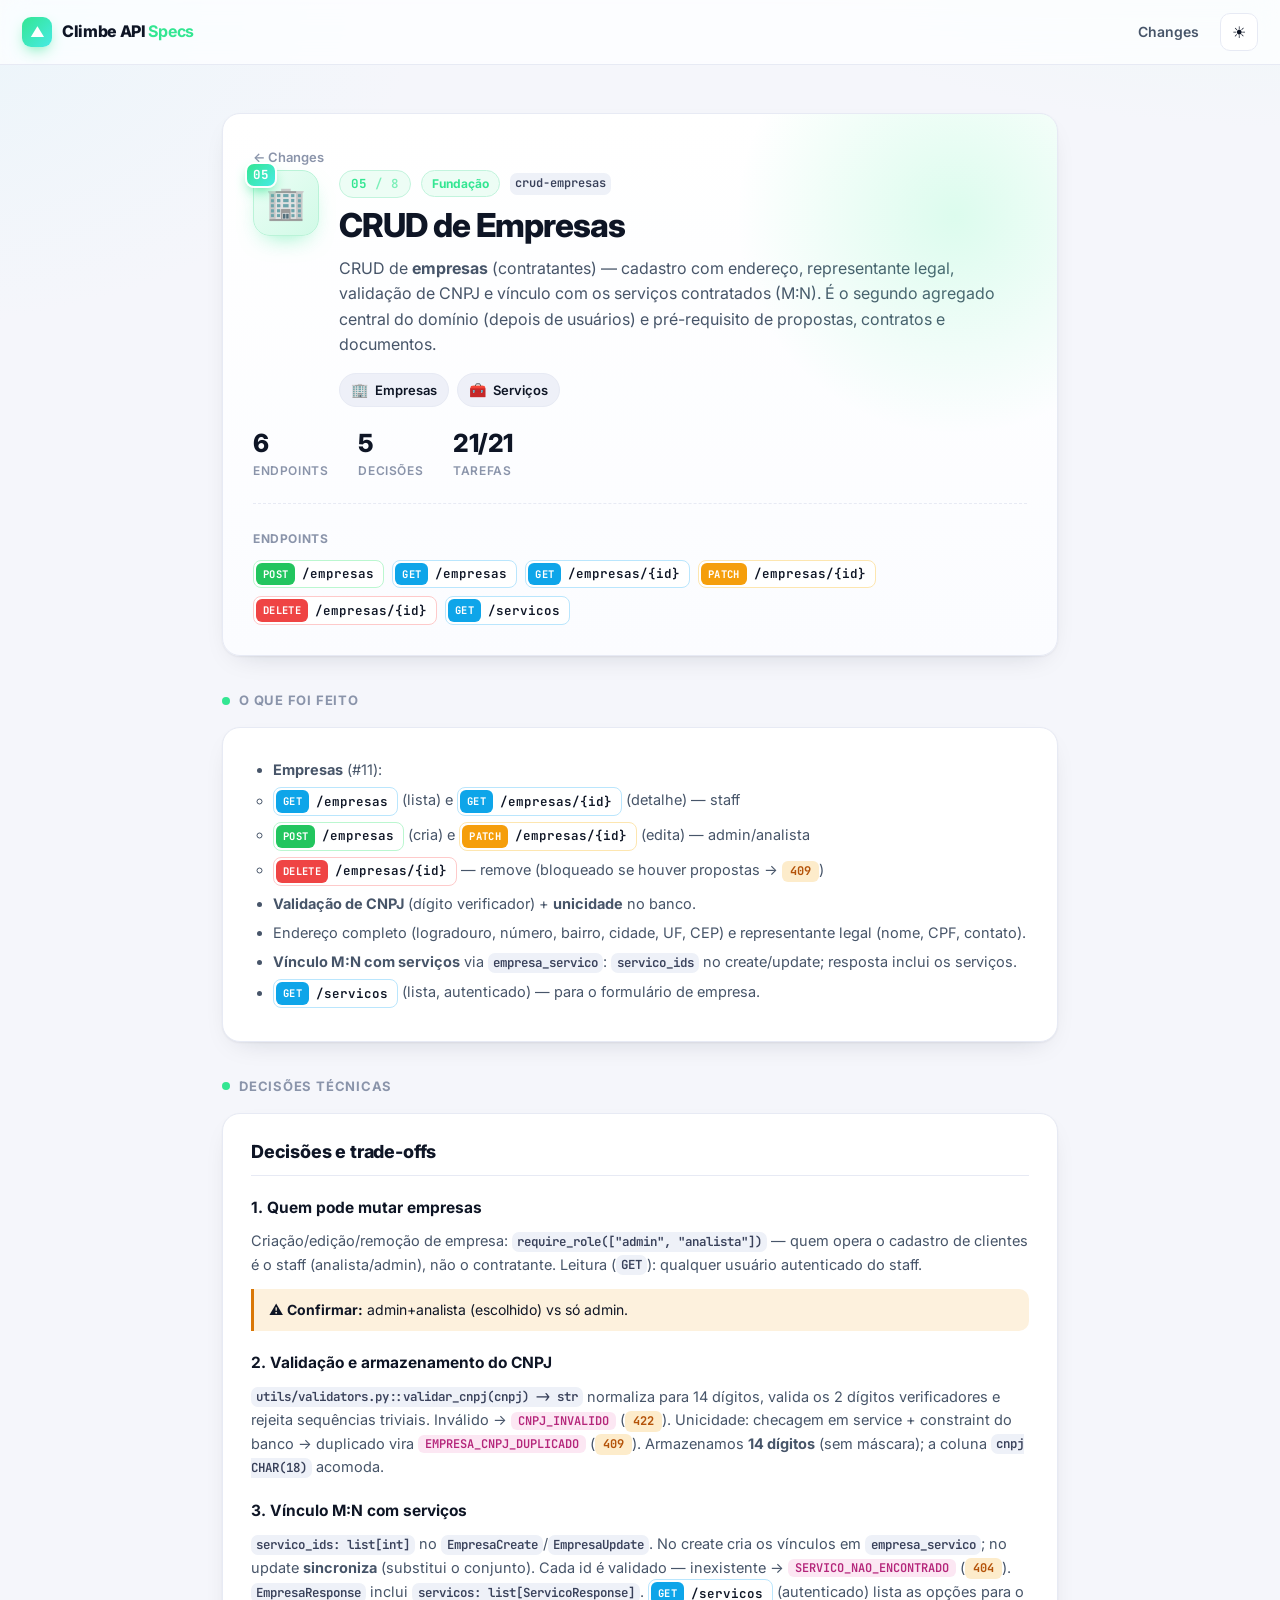
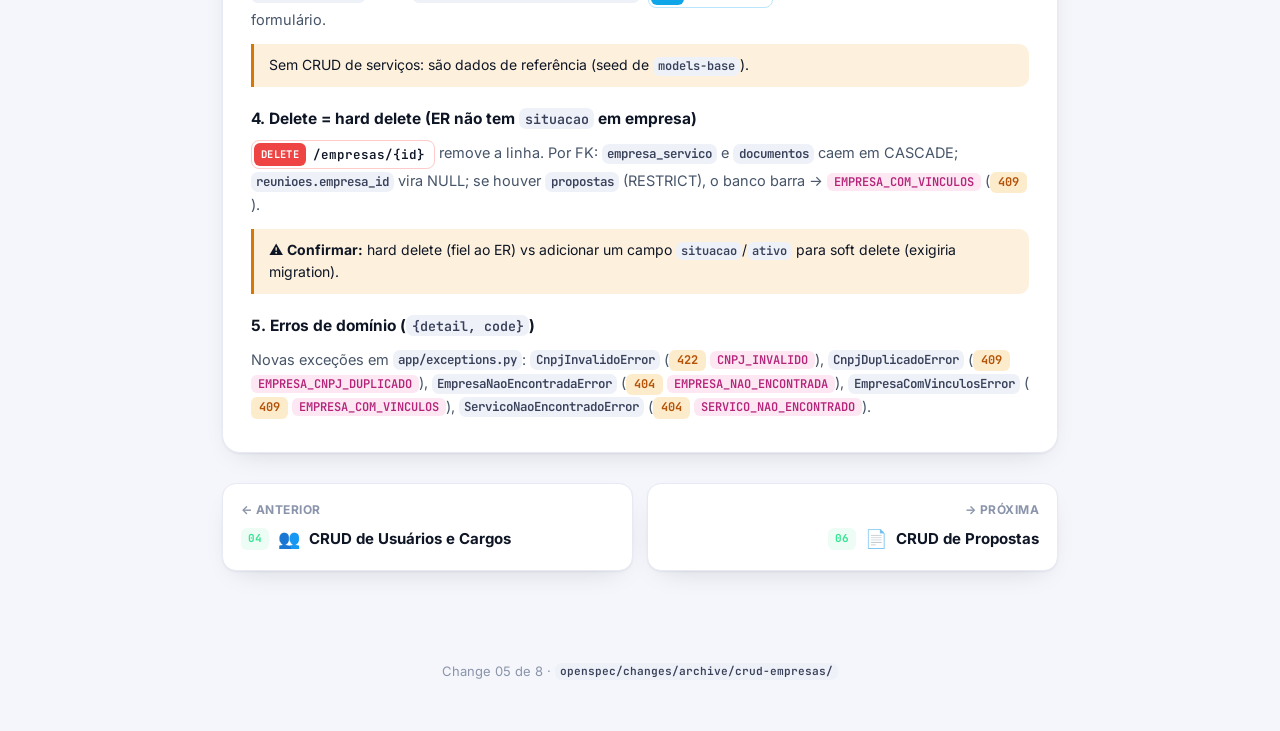
<file: api/view/5-crud-empresas.html>
<!doctype html><html lang="pt-BR" data-theme="light">
<head>
<meta charset="utf-8">
<meta name="viewport" content="width=device-width, initial-scale=1">
<title>CRUD de Empresas · Climbe API Specs</title>
<link rel="preconnect" href="https://fonts.googleapis.com">
<link rel="preconnect" href="https://fonts.gstatic.com" crossorigin>
<link href="https://fonts.googleapis.com/css2?family=Inter:wght@400;500;600;700;800&family=JetBrains+Mono:wght@500;600&display=swap" rel="stylesheet">
<link rel="stylesheet" href="../assets/styles.css">
<style>:root{--hue:152}</style>
</head>
<body><header class="topbar"><a class="brand" href="../index.html"><span class="brand-mark">▲</span><span class="brand-txt">Climbe API <em>Specs</em></span></a><nav class="topnav"><a href="../index.html" class="topnav-link">Changes</a><button class="theme-btn" onclick="toggleTheme()" aria-label="Alternar tema" title="Tema claro/escuro"><span class="theme-ico theme-sun">☀</span><span class="theme-ico theme-moon">☾</span></button></nav></header><main class="page narrow"><div class="hero"><a class="crumb" href="../index.html">Changes</a><div class="hero-top"><div class="hero-ico"><span class="hero-ico-num">05</span>🏢</div><div class="hero-meta"><div class="hero-kicker"><span class="hero-seq">05 <span class="hero-seq-tot">/ 8</span></span><span class="phase-tag">Fundação</span><code class="slug">crud-empresas</code></div><h1 class="hero-title">CRUD de Empresas</h1><p class="hero-tagline">CRUD de <strong>empresas</strong> (contratantes) — cadastro com endereço, representante legal, validação de CNPJ e vínculo com os serviços contratados (M:N). É o segundo agregado central do domínio (depois de usuários) e pré-requisito de propostas, contratos e documentos.</p><div class="cap-chips"><span class="cap-chip"><span class="cap-chip-ico">🏢</span>Empresas</span><span class="cap-chip"><span class="cap-chip-ico">🧰</span>Serviços</span></div></div></div><div class="hero-stats"><div class="stat"><span class="stat-n">6</span><span class="stat-l">endpoints</span></div><div class="stat"><span class="stat-n">5</span><span class="stat-l">decisões</span></div><div class="stat"><span class="stat-n">21/21</span><span class="stat-l">tarefas</span></div></div><div class="ep-strip"><span class="ep-strip-label">Endpoints</span><div class="ep-list"><span class="ep ep-post"><span class="ep-m">POST</span>/empresas</span><span class="ep ep-get"><span class="ep-m">GET</span>/empresas</span><span class="ep ep-get"><span class="ep-m">GET</span>/empresas/{id}</span><span class="ep ep-patch"><span class="ep-m">PATCH</span>/empresas/{id}</span><span class="ep ep-delete"><span class="ep-m">DELETE</span>/empresas/{id}</span><span class="ep ep-get"><span class="ep-m">GET</span>/servicos</span></div></div></div><section class="doc-section" id="feito"><div class="section-label"><span class="dot"></span>O que foi feito</div><div class="doc-card md-body"><ul class="md-ul"><li class=""><strong>Empresas</strong> (#11):</li><li class="md-li-sub"><span class="ep ep-get"><span class="ep-m">GET</span>/empresas</span> (lista) e <span class="ep ep-get"><span class="ep-m">GET</span>/empresas/{id}</span> (detalhe) — staff</li><li class="md-li-sub"><span class="ep ep-post"><span class="ep-m">POST</span>/empresas</span> (cria) e <span class="ep ep-patch"><span class="ep-m">PATCH</span>/empresas/{id}</span> (edita) — admin/analista</li><li class="md-li-sub"><span class="ep ep-delete"><span class="ep-m">DELETE</span>/empresas/{id}</span> — remove (bloqueado se houver propostas → <span class="status s4">409</span>)</li><li class=""><strong>Validação de CNPJ</strong> (dígito verificador) + <strong>unicidade</strong> no banco.</li><li class="">Endereço completo (logradouro, número, bairro, cidade, UF, CEP) e representante legal (nome, CPF, contato).</li><li class=""><strong>Vínculo M:N com serviços</strong> via <code>empresa_servico</code>: <code>servico_ids</code> no create/update; resposta inclui os serviços.</li><li class=""><span class="ep ep-get"><span class="ep-m">GET</span>/servicos</span> (lista, autenticado) — para o formulário de empresa.</li></ul></div></section><section class="doc-section" id="decisoes"><div class="section-label"><span class="dot"></span>Decisões técnicas</div><div class="doc-card md-body"><h3 class="md-h2">Decisões e trade-offs</h3><h4 class="md-h3">1. Quem pode mutar empresas</h4><p>Criação/edição/remoção de empresa: <code>require_role([&quot;admin&quot;, &quot;analista&quot;])</code> — quem opera o cadastro de clientes é o staff (analista/admin), não o contratante. Leitura (<code>GET</code>): qualquer usuário autenticado do staff.</p><blockquote class="md-quote">⚠️ <strong>Confirmar:</strong> admin+analista (escolhido) vs só admin.</blockquote><h4 class="md-h3">2. Validação e armazenamento do CNPJ</h4><p><code>utils/validators.py::validar_cnpj(cnpj) -&gt; str</code> normaliza para 14 dígitos, valida os 2 dígitos verificadores e rejeita sequências triviais. Inválido → <span class="tok tok-code">CNPJ_INVALIDO</span> (<span class="status s4">422</span>). Unicidade: checagem em service + constraint do banco → duplicado vira <span class="tok tok-code">EMPRESA_CNPJ_DUPLICADO</span> (<span class="status s4">409</span>). Armazenamos <strong>14 dígitos</strong> (sem máscara); a coluna <code>cnpj CHAR(18)</code> acomoda.</p><h4 class="md-h3">3. Vínculo M:N com serviços</h4><p><code>servico_ids: list[int]</code> no <code>EmpresaCreate</code>/<code>EmpresaUpdate</code>. No create cria os vínculos em <code>empresa_servico</code>; no update <strong>sincroniza</strong> (substitui o conjunto). Cada id é validado — inexistente → <span class="tok tok-code">SERVICO_NAO_ENCONTRADO</span> (<span class="status s4">404</span>). <code>EmpresaResponse</code> inclui <code>servicos: list[ServicoResponse]</code>. <span class="ep ep-get"><span class="ep-m">GET</span>/servicos</span> (autenticado) lista as opções para o formulário.</p><blockquote class="md-quote">Sem CRUD de serviços: são dados de referência (seed de <code>models-base</code>).</blockquote><h4 class="md-h3">4. Delete = hard delete (ER não tem <code>situacao</code> em empresa)</h4><p><span class="ep ep-delete"><span class="ep-m">DELETE</span>/empresas/{id}</span> remove a linha. Por FK: <code>empresa_servico</code> e <code>documentos</code> caem em CASCADE; <code>reunioes.empresa_id</code> vira NULL; se houver <code>propostas</code> (RESTRICT), o banco barra → <span class="tok tok-code">EMPRESA_COM_VINCULOS</span> (<span class="status s4">409</span>).</p><blockquote class="md-quote">⚠️ <strong>Confirmar:</strong> hard delete (fiel ao ER) vs adicionar um campo <code>situacao</code>/<code>ativo</code> para soft delete (exigiria migration).</blockquote><h4 class="md-h3">5. Erros de domínio (<code>{detail, code}</code>)</h4><p>Novas exceções em <code>app/exceptions.py</code>: <code>CnpjInvalidoError</code> (<span class="status s4">422</span> <span class="tok tok-code">CNPJ_INVALIDO</span>), <code>CnpjDuplicadoError</code> (<span class="status s4">409</span> <span class="tok tok-code">EMPRESA_CNPJ_DUPLICADO</span>), <code>EmpresaNaoEncontradaError</code> (<span class="status s4">404</span> <span class="tok tok-code">EMPRESA_NAO_ENCONTRADA</span>), <code>EmpresaComVinculosError</code> (<span class="status s4">409</span> <span class="tok tok-code">EMPRESA_COM_VINCULOS</span>), <code>ServicoNaoEncontradoError</code> (<span class="status s4">404</span> <span class="tok tok-code">SERVICO_NAO_ENCONTRADO</span>).</p></div></section><nav class="pager"><a class="navcard navcard-prev" href="4-crud-usuarios.html"><span class="navcard-dir">← Anterior</span><span class="navcard-name"><span class="navcard-seq">04</span><span class="navcard-ico">👥</span>CRUD de Usuários e Cargos</span></a><a class="navcard navcard-next" href="6-crud-propostas.html"><span class="navcard-dir">→ Próxima</span><span class="navcard-name"><span class="navcard-seq">06</span><span class="navcard-ico">📄</span>CRUD de Propostas</span></a></nav></main><footer class="foot">Change 05 de 8 · <code>openspec/changes/archive/crud-empresas/</code></footer><script src="../assets/app.js"></script></body></html>
</file>
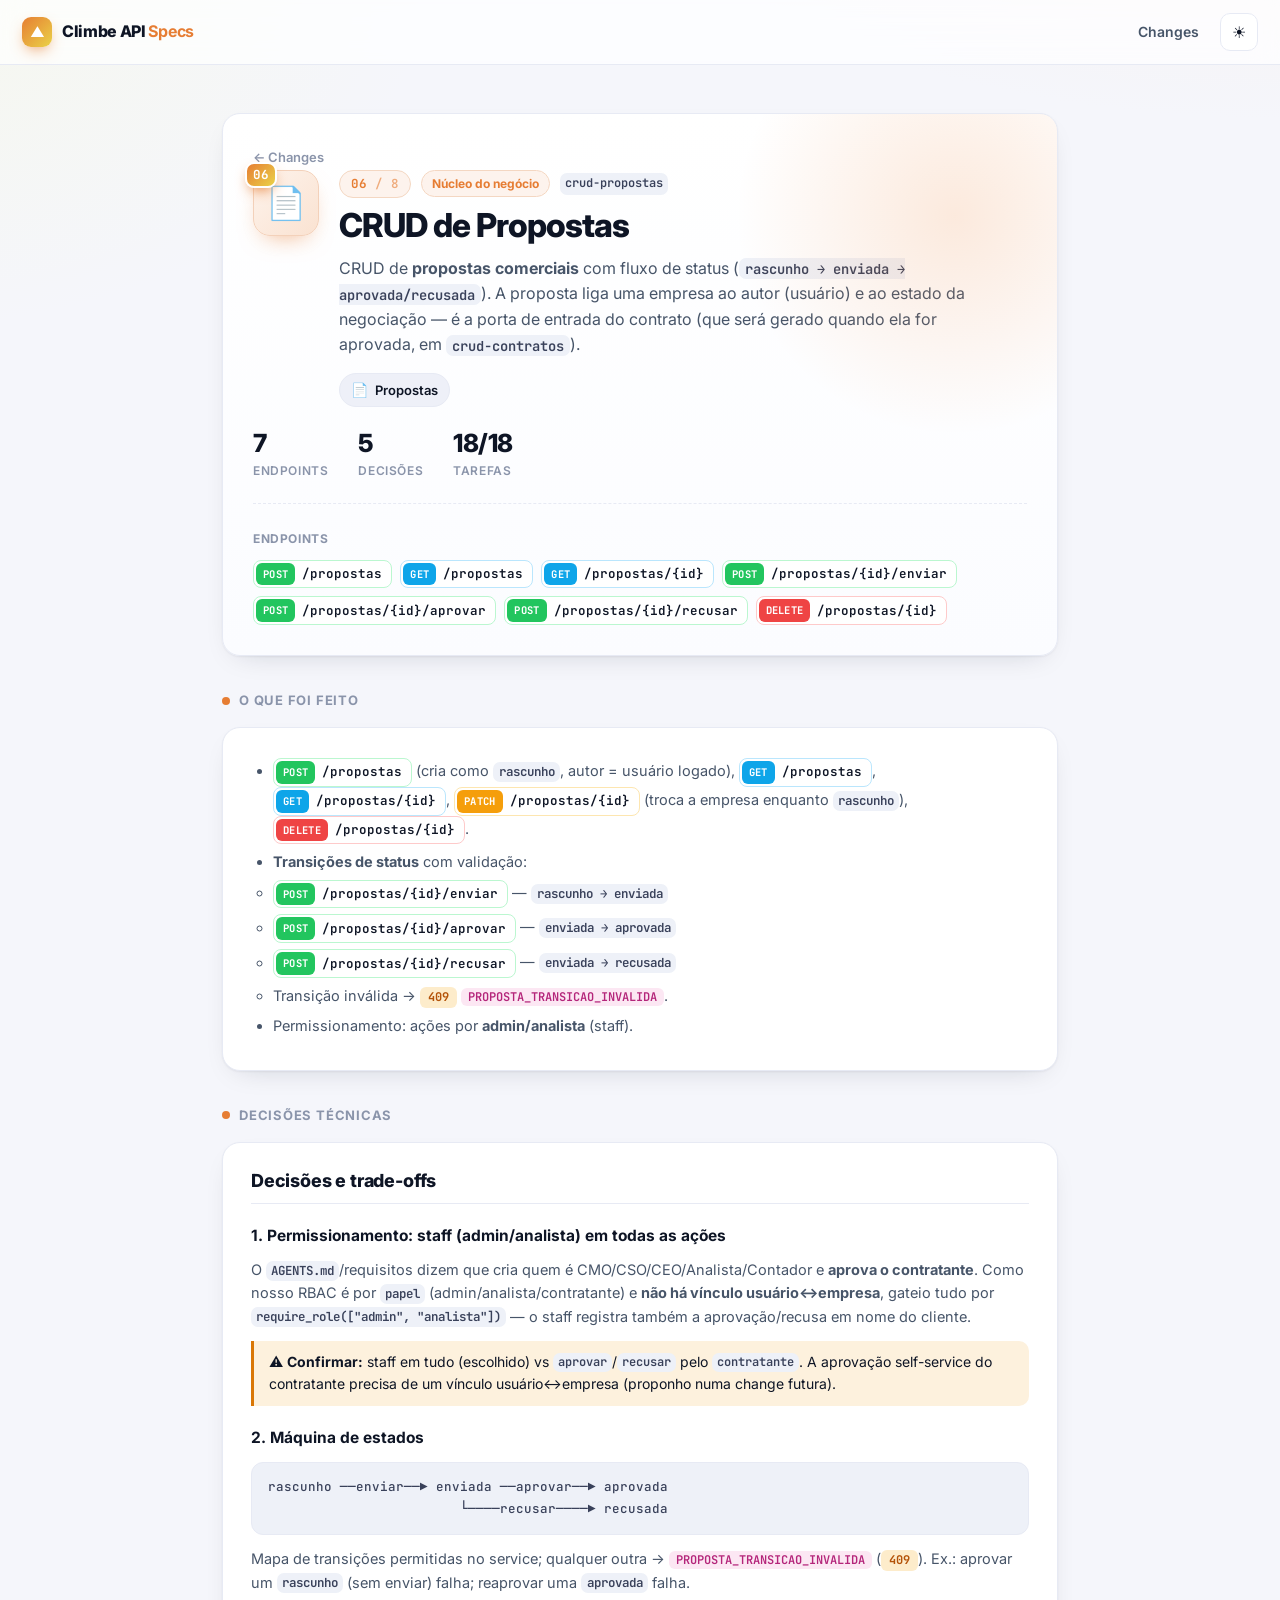
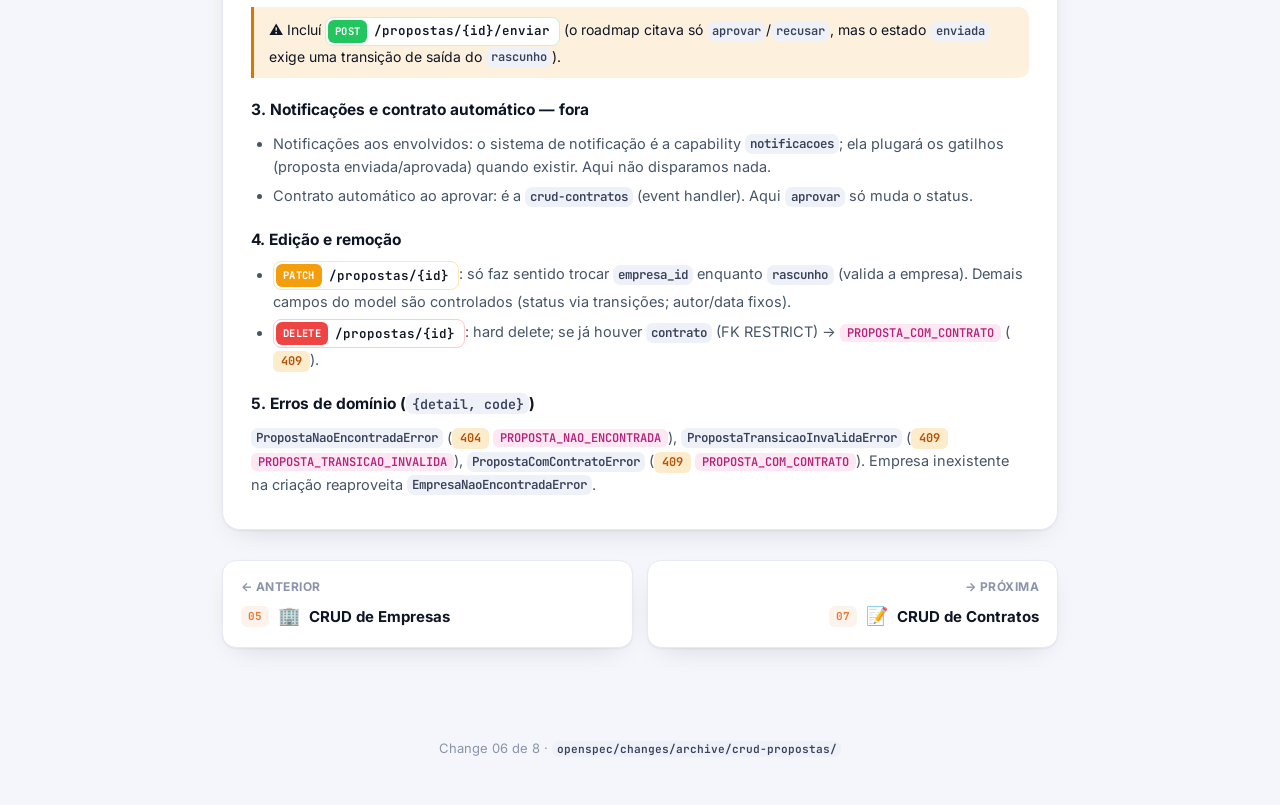
<file: api/view/6-crud-propostas.html>
<!doctype html><html lang="pt-BR" data-theme="light">
<head>
<meta charset="utf-8">
<meta name="viewport" content="width=device-width, initial-scale=1">
<title>CRUD de Propostas · Climbe API Specs</title>
<link rel="preconnect" href="https://fonts.googleapis.com">
<link rel="preconnect" href="https://fonts.gstatic.com" crossorigin>
<link href="https://fonts.googleapis.com/css2?family=Inter:wght@400;500;600;700;800&family=JetBrains+Mono:wght@500;600&display=swap" rel="stylesheet">
<link rel="stylesheet" href="../assets/styles.css">
<style>:root{--hue:25}</style>
</head>
<body><header class="topbar"><a class="brand" href="../index.html"><span class="brand-mark">▲</span><span class="brand-txt">Climbe API <em>Specs</em></span></a><nav class="topnav"><a href="../index.html" class="topnav-link">Changes</a><button class="theme-btn" onclick="toggleTheme()" aria-label="Alternar tema" title="Tema claro/escuro"><span class="theme-ico theme-sun">☀</span><span class="theme-ico theme-moon">☾</span></button></nav></header><main class="page narrow"><div class="hero"><a class="crumb" href="../index.html">Changes</a><div class="hero-top"><div class="hero-ico"><span class="hero-ico-num">06</span>📄</div><div class="hero-meta"><div class="hero-kicker"><span class="hero-seq">06 <span class="hero-seq-tot">/ 8</span></span><span class="phase-tag">Núcleo do negócio</span><code class="slug">crud-propostas</code></div><h1 class="hero-title">CRUD de Propostas</h1><p class="hero-tagline">CRUD de <strong>propostas comerciais</strong> com fluxo de status (<code>rascunho → enviada → aprovada/recusada</code>). A proposta liga uma empresa ao autor (usuário) e ao estado da negociação — é a porta de entrada do contrato (que será gerado quando ela for aprovada, em <code>crud-contratos</code>).</p><div class="cap-chips"><span class="cap-chip"><span class="cap-chip-ico">📄</span>Propostas</span></div></div></div><div class="hero-stats"><div class="stat"><span class="stat-n">7</span><span class="stat-l">endpoints</span></div><div class="stat"><span class="stat-n">5</span><span class="stat-l">decisões</span></div><div class="stat"><span class="stat-n">18/18</span><span class="stat-l">tarefas</span></div></div><div class="ep-strip"><span class="ep-strip-label">Endpoints</span><div class="ep-list"><span class="ep ep-post"><span class="ep-m">POST</span>/propostas</span><span class="ep ep-get"><span class="ep-m">GET</span>/propostas</span><span class="ep ep-get"><span class="ep-m">GET</span>/propostas/{id}</span><span class="ep ep-post"><span class="ep-m">POST</span>/propostas/{id}/enviar</span><span class="ep ep-post"><span class="ep-m">POST</span>/propostas/{id}/aprovar</span><span class="ep ep-post"><span class="ep-m">POST</span>/propostas/{id}/recusar</span><span class="ep ep-delete"><span class="ep-m">DELETE</span>/propostas/{id}</span></div></div></div><section class="doc-section" id="feito"><div class="section-label"><span class="dot"></span>O que foi feito</div><div class="doc-card md-body"><ul class="md-ul"><li class=""><span class="ep ep-post"><span class="ep-m">POST</span>/propostas</span> (cria como <code>rascunho</code>, autor = usuário logado), <span class="ep ep-get"><span class="ep-m">GET</span>/propostas</span>, <span class="ep ep-get"><span class="ep-m">GET</span>/propostas/{id}</span>, <span class="ep ep-patch"><span class="ep-m">PATCH</span>/propostas/{id}</span> (troca a empresa enquanto <code>rascunho</code>), <span class="ep ep-delete"><span class="ep-m">DELETE</span>/propostas/{id}</span>.</li><li class=""><strong>Transições de status</strong> com validação:</li><li class="md-li-sub"><span class="ep ep-post"><span class="ep-m">POST</span>/propostas/{id}/enviar</span> — <code>rascunho → enviada</code></li><li class="md-li-sub"><span class="ep ep-post"><span class="ep-m">POST</span>/propostas/{id}/aprovar</span> — <code>enviada → aprovada</code></li><li class="md-li-sub"><span class="ep ep-post"><span class="ep-m">POST</span>/propostas/{id}/recusar</span> — <code>enviada → recusada</code></li><li class="md-li-sub">Transição inválida → <span class="status s4">409</span> <span class="tok tok-code">PROPOSTA_TRANSICAO_INVALIDA</span>.</li><li class="">Permissionamento: ações por <strong>admin/analista</strong> (staff).</li></ul></div></section><section class="doc-section" id="decisoes"><div class="section-label"><span class="dot"></span>Decisões técnicas</div><div class="doc-card md-body"><h3 class="md-h2">Decisões e trade-offs</h3><h4 class="md-h3">1. Permissionamento: staff (admin/analista) em todas as ações</h4><p>O <code>AGENTS.md</code>/requisitos dizem que cria quem é CMO/CSO/CEO/Analista/Contador e <strong>aprova o contratante</strong>. Como nosso RBAC é por <code>papel</code> (admin/analista/contratante) e <strong>não há vínculo usuário↔empresa</strong>, gateio tudo por <code>require_role([&quot;admin&quot;, &quot;analista&quot;])</code> — o staff registra também a aprovação/recusa em nome do cliente.</p><blockquote class="md-quote">⚠️ <strong>Confirmar:</strong> staff em tudo (escolhido) vs <code>aprovar</code>/<code>recusar</code> pelo <code>contratante</code>. A aprovação self-service do contratante precisa de um vínculo usuário↔empresa (proponho numa change futura).</blockquote><h4 class="md-h3">2. Máquina de estados</h4><pre class="md-pre"><code>rascunho ──enviar──▶ enviada ──aprovar──▶ aprovada
                        └────recusar────▶ recusada</code></pre><p>Mapa de transições permitidas no service; qualquer outra → <span class="tok tok-code">PROPOSTA_TRANSICAO_INVALIDA</span> (<span class="status s4">409</span>). Ex.: aprovar um <code>rascunho</code> (sem enviar) falha; reaprovar uma <code>aprovada</code> falha.</p><blockquote class="md-quote">⚠️ Incluí <span class="ep ep-post"><span class="ep-m">POST</span>/propostas/{id}/enviar</span> (o roadmap citava só <code>aprovar</code>/<code>recusar</code>, mas o estado <code>enviada</code> exige uma transição de saída do <code>rascunho</code>).</blockquote><h4 class="md-h3">3. Notificações e contrato automático — fora</h4><ul class="md-ul"><li class="">Notificações aos envolvidos: o sistema de notificação é a capability <code>notificacoes</code>; ela plugará os gatilhos (proposta enviada/aprovada) quando existir. Aqui não disparamos nada.</li><li class="">Contrato automático ao aprovar: é a <code>crud-contratos</code> (event handler). Aqui <code>aprovar</code> só muda o status.</li></ul><h4 class="md-h3">4. Edição e remoção</h4><ul class="md-ul"><li class=""><span class="ep ep-patch"><span class="ep-m">PATCH</span>/propostas/{id}</span>: só faz sentido trocar <code>empresa_id</code> enquanto <code>rascunho</code> (valida a empresa). Demais campos do model são controlados (status via transições; autor/data fixos).</li><li class=""><span class="ep ep-delete"><span class="ep-m">DELETE</span>/propostas/{id}</span>: hard delete; se já houver <code>contrato</code> (FK RESTRICT) → <span class="tok tok-code">PROPOSTA_COM_CONTRATO</span> (<span class="status s4">409</span>).</li></ul><h4 class="md-h3">5. Erros de domínio (<code>{detail, code}</code>)</h4><p><code>PropostaNaoEncontradaError</code> (<span class="status s4">404</span> <span class="tok tok-code">PROPOSTA_NAO_ENCONTRADA</span>), <code>PropostaTransicaoInvalidaError</code> (<span class="status s4">409</span> <span class="tok tok-code">PROPOSTA_TRANSICAO_INVALIDA</span>), <code>PropostaComContratoError</code> (<span class="status s4">409</span> <span class="tok tok-code">PROPOSTA_COM_CONTRATO</span>). Empresa inexistente na criação reaproveita <code>EmpresaNaoEncontradaError</code>.</p></div></section><nav class="pager"><a class="navcard navcard-prev" href="5-crud-empresas.html"><span class="navcard-dir">← Anterior</span><span class="navcard-name"><span class="navcard-seq">05</span><span class="navcard-ico">🏢</span>CRUD de Empresas</span></a><a class="navcard navcard-next" href="7-crud-contratos.html"><span class="navcard-dir">→ Próxima</span><span class="navcard-name"><span class="navcard-seq">07</span><span class="navcard-ico">📝</span>CRUD de Contratos</span></a></nav></main><footer class="foot">Change 06 de 8 · <code>openspec/changes/archive/crud-propostas/</code></footer><script src="../assets/app.js"></script></body></html>
</file>
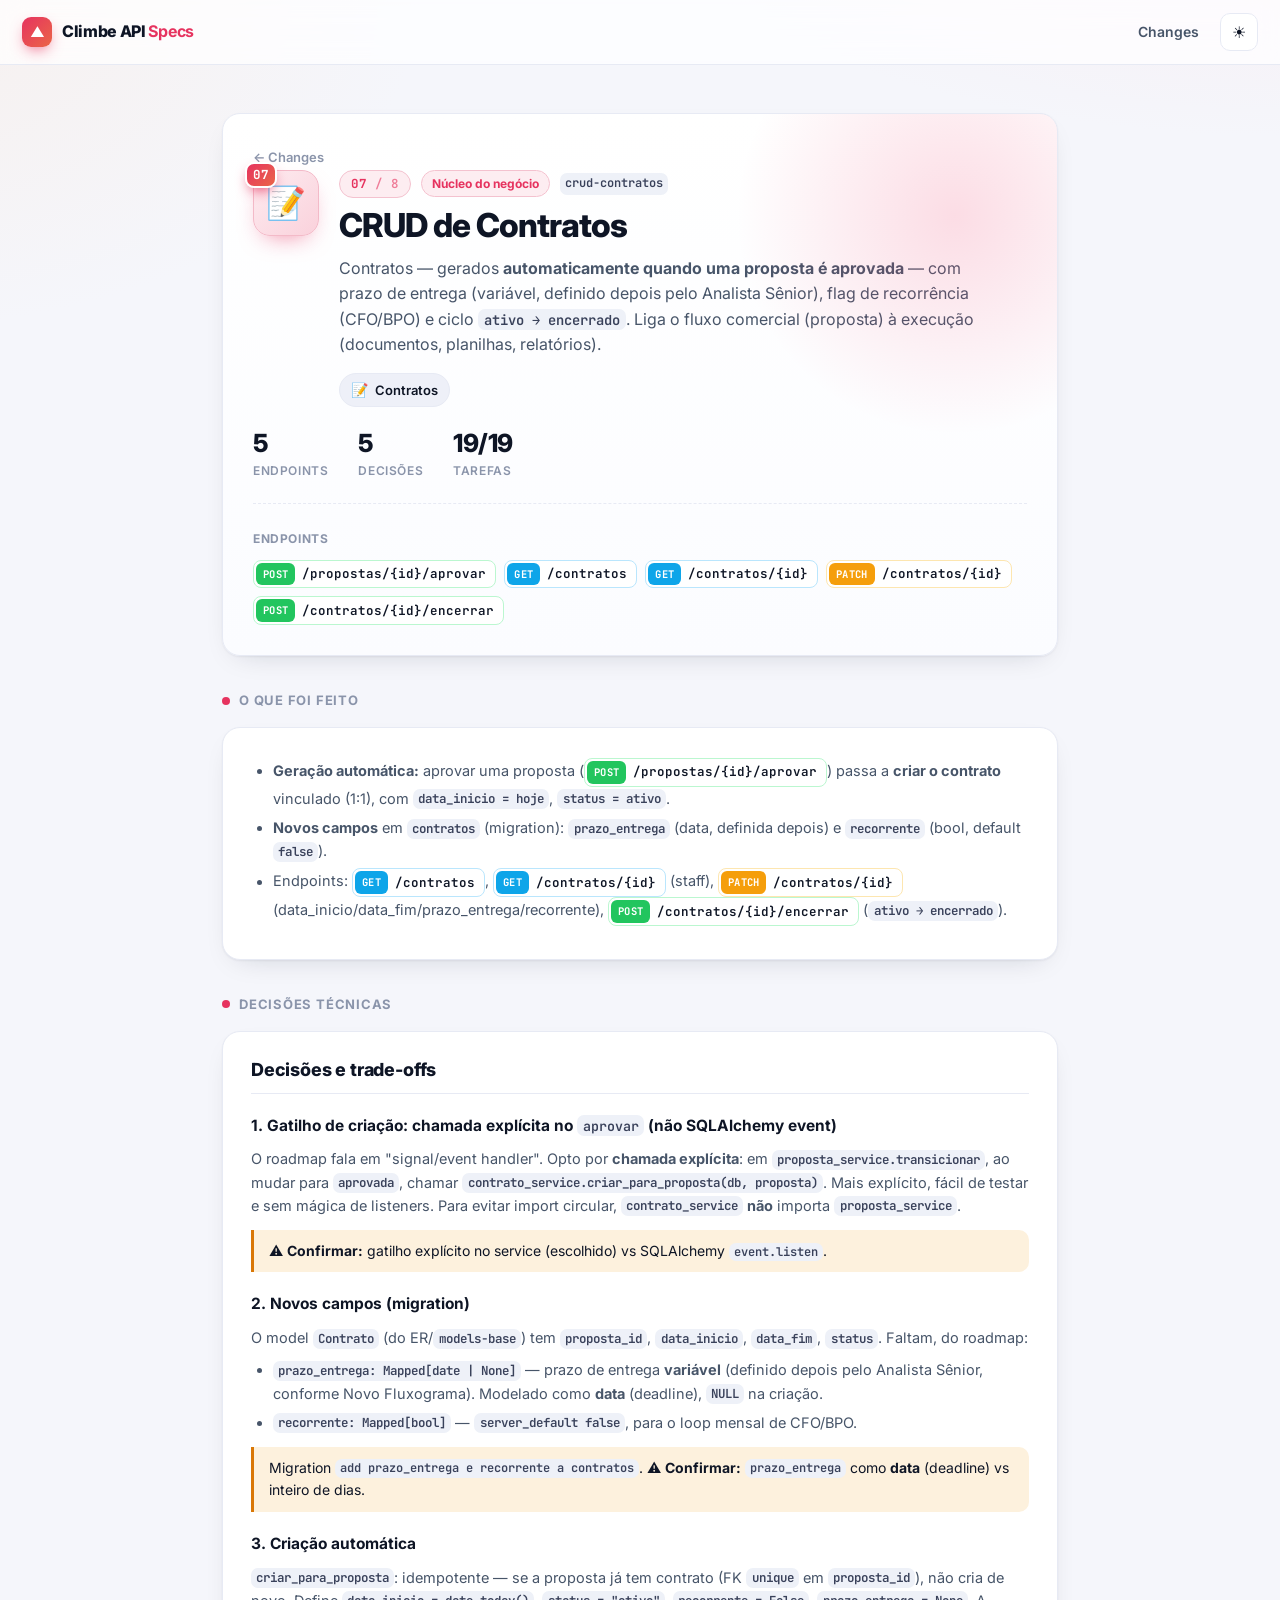
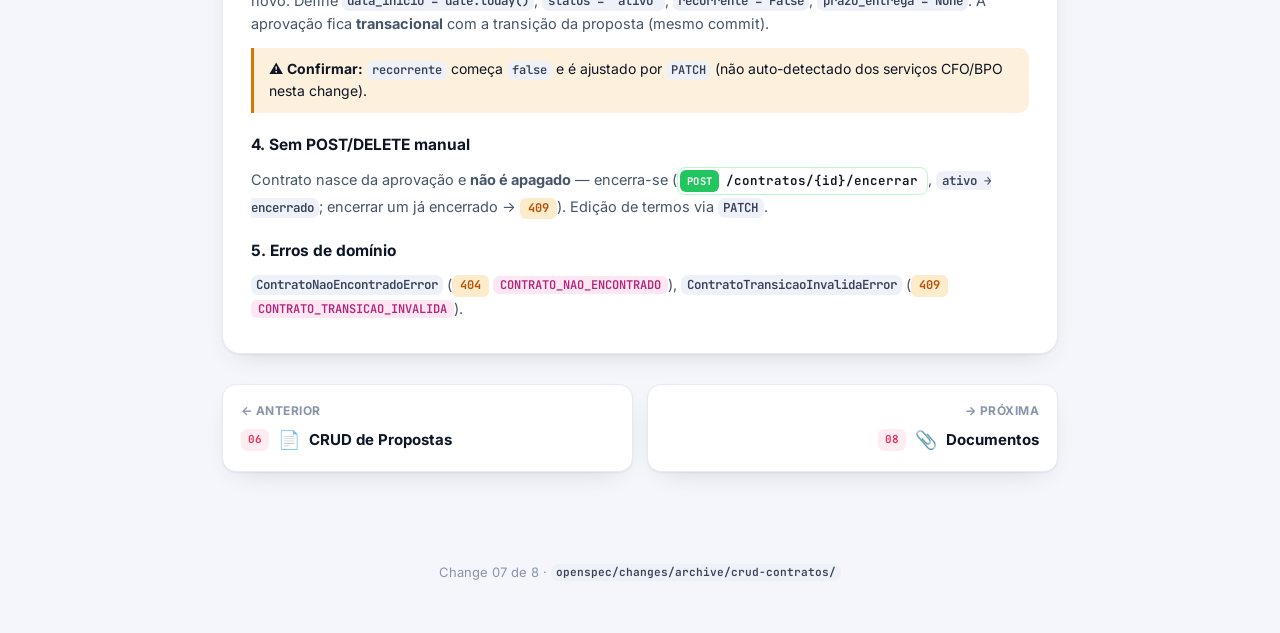
<file: api/view/7-crud-contratos.html>
<!doctype html><html lang="pt-BR" data-theme="light">
<head>
<meta charset="utf-8">
<meta name="viewport" content="width=device-width, initial-scale=1">
<title>CRUD de Contratos · Climbe API Specs</title>
<link rel="preconnect" href="https://fonts.googleapis.com">
<link rel="preconnect" href="https://fonts.gstatic.com" crossorigin>
<link href="https://fonts.googleapis.com/css2?family=Inter:wght@400;500;600;700;800&family=JetBrains+Mono:wght@500;600&display=swap" rel="stylesheet">
<link rel="stylesheet" href="../assets/styles.css">
<style>:root{--hue:345}</style>
</head>
<body><header class="topbar"><a class="brand" href="../index.html"><span class="brand-mark">▲</span><span class="brand-txt">Climbe API <em>Specs</em></span></a><nav class="topnav"><a href="../index.html" class="topnav-link">Changes</a><button class="theme-btn" onclick="toggleTheme()" aria-label="Alternar tema" title="Tema claro/escuro"><span class="theme-ico theme-sun">☀</span><span class="theme-ico theme-moon">☾</span></button></nav></header><main class="page narrow"><div class="hero"><a class="crumb" href="../index.html">Changes</a><div class="hero-top"><div class="hero-ico"><span class="hero-ico-num">07</span>📝</div><div class="hero-meta"><div class="hero-kicker"><span class="hero-seq">07 <span class="hero-seq-tot">/ 8</span></span><span class="phase-tag">Núcleo do negócio</span><code class="slug">crud-contratos</code></div><h1 class="hero-title">CRUD de Contratos</h1><p class="hero-tagline">Contratos — gerados <strong>automaticamente quando uma proposta é aprovada</strong> — com prazo de entrega (variável, definido depois pelo Analista Sênior), flag de recorrência (CFO/BPO) e ciclo <code>ativo → encerrado</code>. Liga o fluxo comercial (proposta) à execução (documentos, planilhas, relatórios).</p><div class="cap-chips"><span class="cap-chip"><span class="cap-chip-ico">📝</span>Contratos</span></div></div></div><div class="hero-stats"><div class="stat"><span class="stat-n">5</span><span class="stat-l">endpoints</span></div><div class="stat"><span class="stat-n">5</span><span class="stat-l">decisões</span></div><div class="stat"><span class="stat-n">19/19</span><span class="stat-l">tarefas</span></div></div><div class="ep-strip"><span class="ep-strip-label">Endpoints</span><div class="ep-list"><span class="ep ep-post"><span class="ep-m">POST</span>/propostas/{id}/aprovar</span><span class="ep ep-get"><span class="ep-m">GET</span>/contratos</span><span class="ep ep-get"><span class="ep-m">GET</span>/contratos/{id}</span><span class="ep ep-patch"><span class="ep-m">PATCH</span>/contratos/{id}</span><span class="ep ep-post"><span class="ep-m">POST</span>/contratos/{id}/encerrar</span></div></div></div><section class="doc-section" id="feito"><div class="section-label"><span class="dot"></span>O que foi feito</div><div class="doc-card md-body"><ul class="md-ul"><li class=""><strong>Geração automática:</strong> aprovar uma proposta (<span class="ep ep-post"><span class="ep-m">POST</span>/propostas/{id}/aprovar</span>) passa a <strong>criar o contrato</strong> vinculado (1:1), com <code>data_inicio = hoje</code>, <code>status = ativo</code>.</li><li class=""><strong>Novos campos</strong> em <code>contratos</code> (migration): <code>prazo_entrega</code> (data, definida depois) e <code>recorrente</code> (bool, default <code>false</code>).</li><li class="">Endpoints: <span class="ep ep-get"><span class="ep-m">GET</span>/contratos</span>, <span class="ep ep-get"><span class="ep-m">GET</span>/contratos/{id}</span> (staff), <span class="ep ep-patch"><span class="ep-m">PATCH</span>/contratos/{id}</span> (data_inicio/data_fim/prazo_entrega/recorrente), <span class="ep ep-post"><span class="ep-m">POST</span>/contratos/{id}/encerrar</span> (<code>ativo → encerrado</code>).</li></ul></div></section><section class="doc-section" id="decisoes"><div class="section-label"><span class="dot"></span>Decisões técnicas</div><div class="doc-card md-body"><h3 class="md-h2">Decisões e trade-offs</h3><h4 class="md-h3">1. Gatilho de criação: chamada explícita no <code>aprovar</code> (não SQLAlchemy event)</h4><p>O roadmap fala em &quot;signal/event handler&quot;. Opto por <strong>chamada explícita</strong>: em <code>proposta_service.transicionar</code>, ao mudar para <code>aprovada</code>, chamar <code>contrato_service.criar_para_proposta(db, proposta)</code>. Mais explícito, fácil de testar e sem mágica de listeners. Para evitar import circular, <code>contrato_service</code> <strong>não</strong> importa <code>proposta_service</code>.</p><blockquote class="md-quote">⚠️ <strong>Confirmar:</strong> gatilho explícito no service (escolhido) vs SQLAlchemy <code>event.listen</code>.</blockquote><h4 class="md-h3">2. Novos campos (migration)</h4><p>O model <code>Contrato</code> (do ER/<code>models-base</code>) tem <code>proposta_id</code>, <code>data_inicio</code>, <code>data_fim</code>, <code>status</code>. Faltam, do roadmap:</p><ul class="md-ul"><li class=""><code>prazo_entrega: Mapped[date | None]</code> — prazo de entrega <strong>variável</strong> (definido depois pelo Analista Sênior, conforme Novo Fluxograma). Modelado como <strong>data</strong> (deadline), <code>NULL</code> na criação.</li><li class=""><code>recorrente: Mapped[bool]</code> — <code>server_default false</code>, para o loop mensal de CFO/BPO.</li></ul><blockquote class="md-quote">Migration <code>add prazo_entrega e recorrente a contratos</code>. ⚠️ <strong>Confirmar:</strong> <code>prazo_entrega</code> como <strong>data</strong> (deadline) vs inteiro de dias.</blockquote><h4 class="md-h3">3. Criação automática</h4><p><code>criar_para_proposta</code>: idempotente — se a proposta já tem contrato (FK <code>unique</code> em <code>proposta_id</code>), não cria de novo. Define <code>data_inicio = date.today()</code>, <code>status = &quot;ativo&quot;</code>, <code>recorrente = False</code>, <code>prazo_entrega = None</code>. A aprovação fica <strong>transacional</strong> com a transição da proposta (mesmo commit).</p><blockquote class="md-quote">⚠️ <strong>Confirmar:</strong> <code>recorrente</code> começa <code>false</code> e é ajustado por <code>PATCH</code> (não auto-detectado dos serviços CFO/BPO nesta change).</blockquote><h4 class="md-h3">4. Sem POST/DELETE manual</h4><p>Contrato nasce da aprovação e <strong>não é apagado</strong> — encerra-se (<span class="ep ep-post"><span class="ep-m">POST</span>/contratos/{id}/encerrar</span>, <code>ativo → encerrado</code>; encerrar um já encerrado → <span class="status s4">409</span>). Edição de termos via <code>PATCH</code>.</p><h4 class="md-h3">5. Erros de domínio</h4><p><code>ContratoNaoEncontradoError</code> (<span class="status s4">404</span> <span class="tok tok-code">CONTRATO_NAO_ENCONTRADO</span>), <code>ContratoTransicaoInvalidaError</code> (<span class="status s4">409</span> <span class="tok tok-code">CONTRATO_TRANSICAO_INVALIDA</span>).</p></div></section><nav class="pager"><a class="navcard navcard-prev" href="6-crud-propostas.html"><span class="navcard-dir">← Anterior</span><span class="navcard-name"><span class="navcard-seq">06</span><span class="navcard-ico">📄</span>CRUD de Propostas</span></a><a class="navcard navcard-next" href="8-documentos.html"><span class="navcard-dir">→ Próxima</span><span class="navcard-name"><span class="navcard-seq">08</span><span class="navcard-ico">📎</span>Documentos</span></a></nav></main><footer class="foot">Change 07 de 8 · <code>openspec/changes/archive/crud-contratos/</code></footer><script src="../assets/app.js"></script></body></html>
</file>
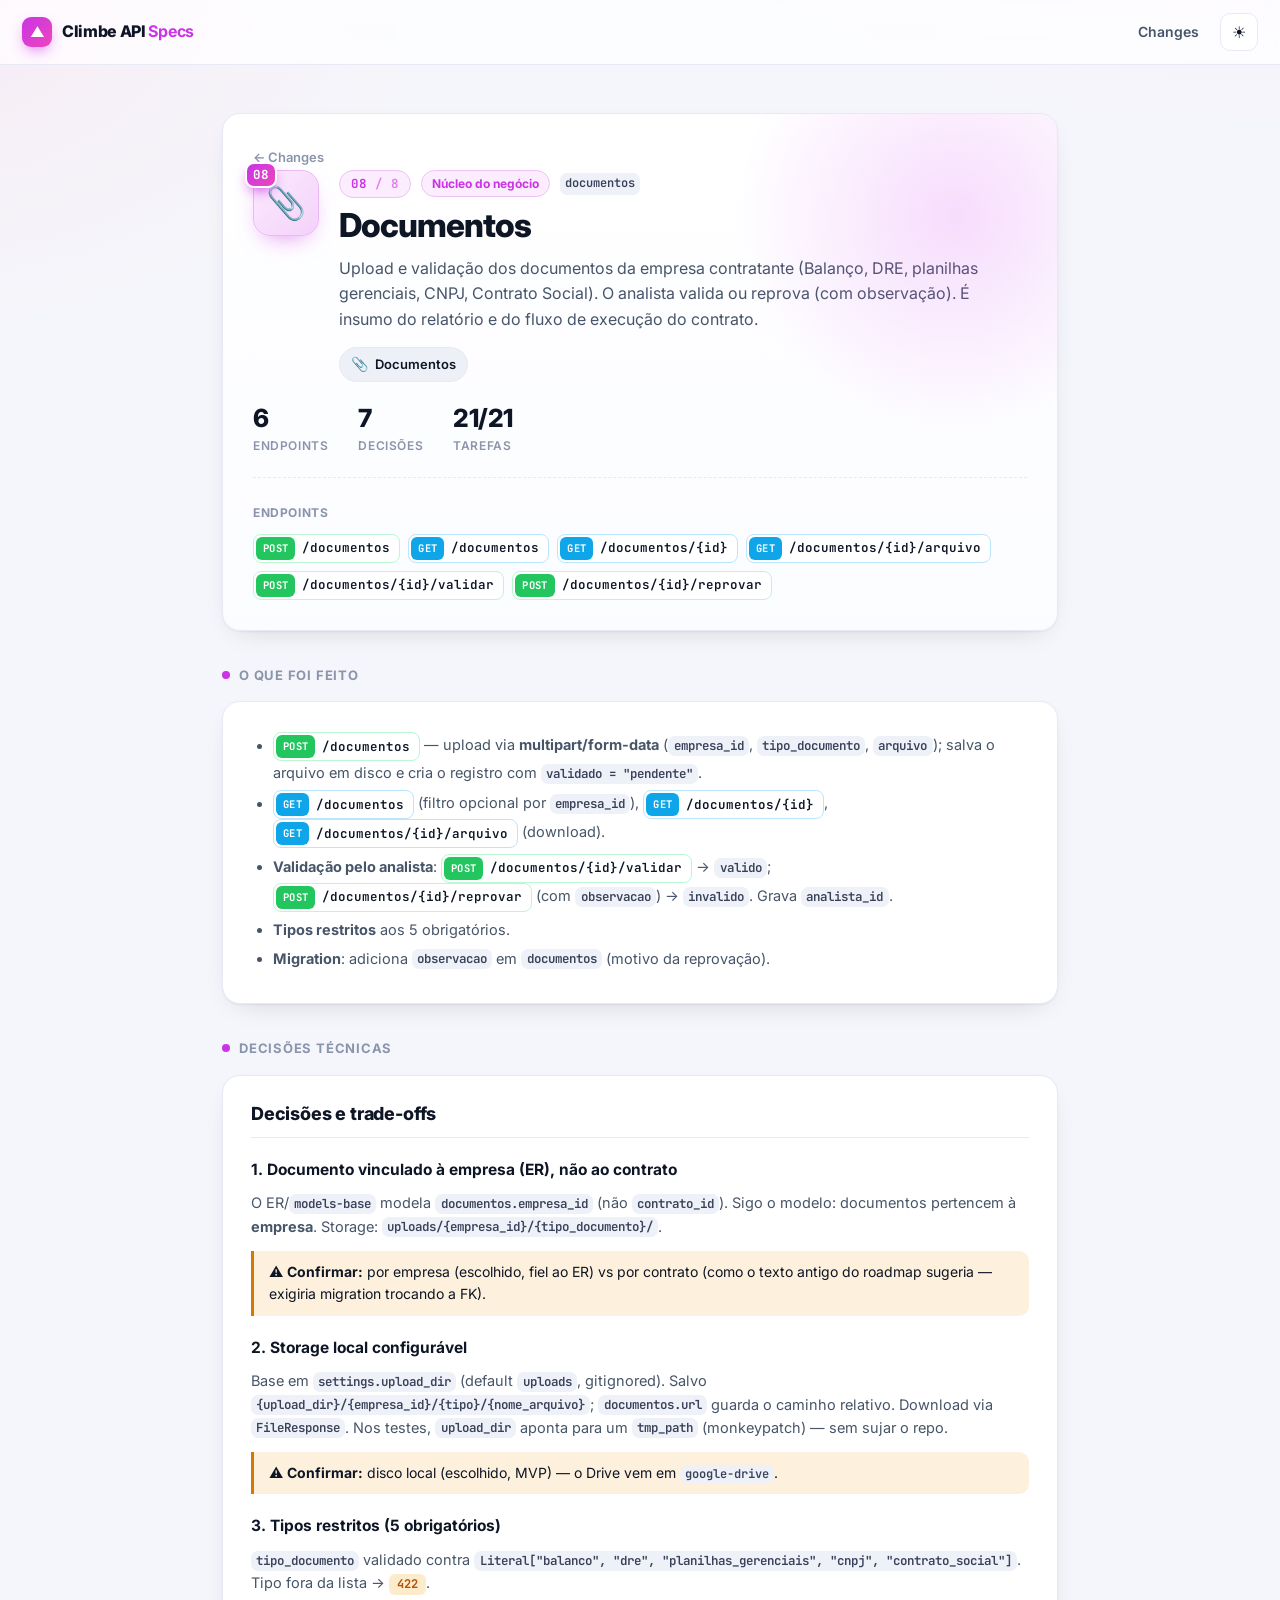
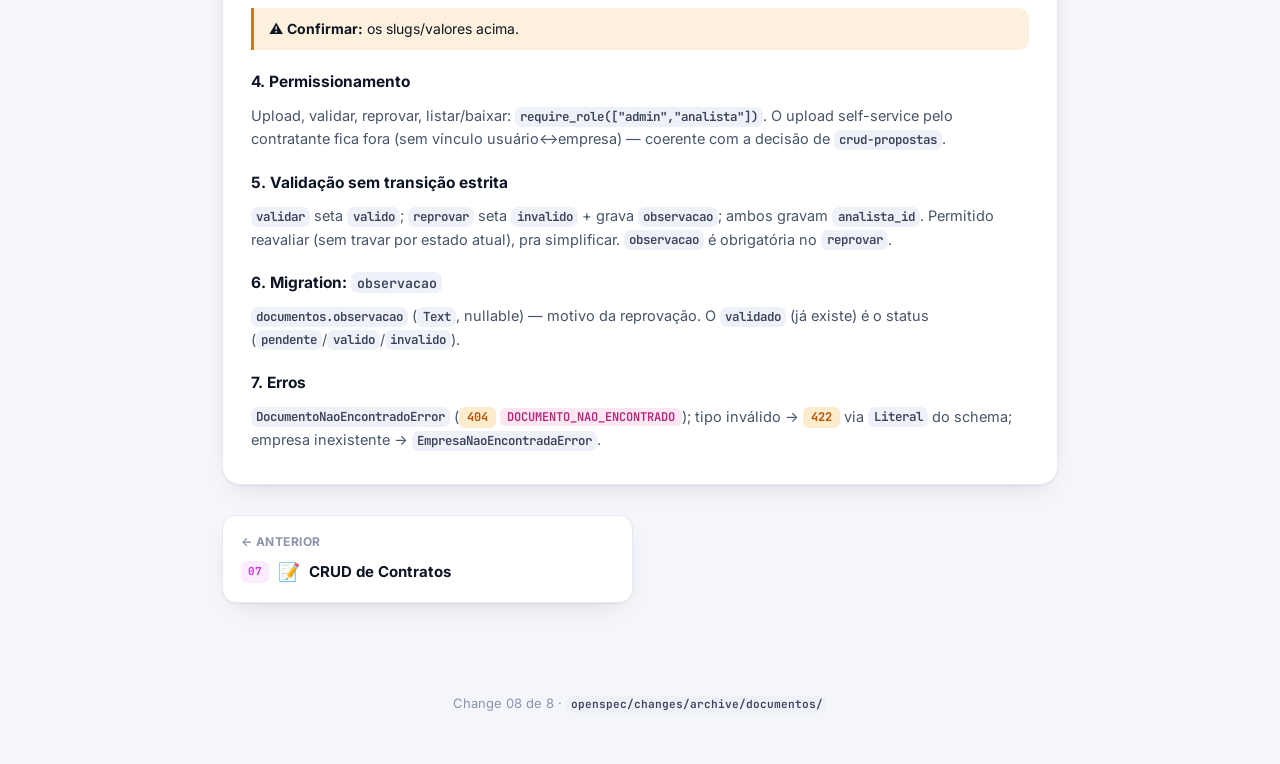
<file: api/view/8-documentos.html>
<!doctype html><html lang="pt-BR" data-theme="light">
<head>
<meta charset="utf-8">
<meta name="viewport" content="width=device-width, initial-scale=1">
<title>Documentos · Climbe API Specs</title>
<link rel="preconnect" href="https://fonts.googleapis.com">
<link rel="preconnect" href="https://fonts.gstatic.com" crossorigin>
<link href="https://fonts.googleapis.com/css2?family=Inter:wght@400;500;600;700;800&family=JetBrains+Mono:wght@500;600&display=swap" rel="stylesheet">
<link rel="stylesheet" href="../assets/styles.css">
<style>:root{--hue:291}</style>
</head>
<body><header class="topbar"><a class="brand" href="../index.html"><span class="brand-mark">▲</span><span class="brand-txt">Climbe API <em>Specs</em></span></a><nav class="topnav"><a href="../index.html" class="topnav-link">Changes</a><button class="theme-btn" onclick="toggleTheme()" aria-label="Alternar tema" title="Tema claro/escuro"><span class="theme-ico theme-sun">☀</span><span class="theme-ico theme-moon">☾</span></button></nav></header><main class="page narrow"><div class="hero"><a class="crumb" href="../index.html">Changes</a><div class="hero-top"><div class="hero-ico"><span class="hero-ico-num">08</span>📎</div><div class="hero-meta"><div class="hero-kicker"><span class="hero-seq">08 <span class="hero-seq-tot">/ 8</span></span><span class="phase-tag">Núcleo do negócio</span><code class="slug">documentos</code></div><h1 class="hero-title">Documentos</h1><p class="hero-tagline">Upload e validação dos documentos da empresa contratante (Balanço, DRE, planilhas gerenciais, CNPJ, Contrato Social). O analista valida ou reprova (com observação). É insumo do relatório e do fluxo de execução do contrato.</p><div class="cap-chips"><span class="cap-chip"><span class="cap-chip-ico">📎</span>Documentos</span></div></div></div><div class="hero-stats"><div class="stat"><span class="stat-n">6</span><span class="stat-l">endpoints</span></div><div class="stat"><span class="stat-n">7</span><span class="stat-l">decisões</span></div><div class="stat"><span class="stat-n">21/21</span><span class="stat-l">tarefas</span></div></div><div class="ep-strip"><span class="ep-strip-label">Endpoints</span><div class="ep-list"><span class="ep ep-post"><span class="ep-m">POST</span>/documentos</span><span class="ep ep-get"><span class="ep-m">GET</span>/documentos</span><span class="ep ep-get"><span class="ep-m">GET</span>/documentos/{id}</span><span class="ep ep-get"><span class="ep-m">GET</span>/documentos/{id}/arquivo</span><span class="ep ep-post"><span class="ep-m">POST</span>/documentos/{id}/validar</span><span class="ep ep-post"><span class="ep-m">POST</span>/documentos/{id}/reprovar</span></div></div></div><section class="doc-section" id="feito"><div class="section-label"><span class="dot"></span>O que foi feito</div><div class="doc-card md-body"><ul class="md-ul"><li class=""><span class="ep ep-post"><span class="ep-m">POST</span>/documentos</span> — upload via <strong>multipart/form-data</strong> (<code>empresa_id</code>, <code>tipo_documento</code>, <code>arquivo</code>); salva o arquivo em disco e cria o registro com <code>validado = &quot;pendente&quot;</code>.</li><li class=""><span class="ep ep-get"><span class="ep-m">GET</span>/documentos</span> (filtro opcional por <code>empresa_id</code>), <span class="ep ep-get"><span class="ep-m">GET</span>/documentos/{id}</span>, <span class="ep ep-get"><span class="ep-m">GET</span>/documentos/{id}/arquivo</span> (download).</li><li class=""><strong>Validação pelo analista</strong>: <span class="ep ep-post"><span class="ep-m">POST</span>/documentos/{id}/validar</span> → <code>valido</code>; <span class="ep ep-post"><span class="ep-m">POST</span>/documentos/{id}/reprovar</span> (com <code>observacao</code>) → <code>invalido</code>. Grava <code>analista_id</code>.</li><li class=""><strong>Tipos restritos</strong> aos 5 obrigatórios.</li><li class=""><strong>Migration</strong>: adiciona <code>observacao</code> em <code>documentos</code> (motivo da reprovação).</li></ul></div></section><section class="doc-section" id="decisoes"><div class="section-label"><span class="dot"></span>Decisões técnicas</div><div class="doc-card md-body"><h3 class="md-h2">Decisões e trade-offs</h3><h4 class="md-h3">1. Documento vinculado à empresa (ER), não ao contrato</h4><p>O ER/<code>models-base</code> modela <code>documentos.empresa_id</code> (não <code>contrato_id</code>). Sigo o modelo: documentos pertencem à <strong>empresa</strong>. Storage: <code>uploads/{empresa_id}/{tipo_documento}/</code>.</p><blockquote class="md-quote">⚠️ <strong>Confirmar:</strong> por empresa (escolhido, fiel ao ER) vs por contrato (como o texto antigo do roadmap sugeria — exigiria migration trocando a FK).</blockquote><h4 class="md-h3">2. Storage local configurável</h4><p>Base em <code>settings.upload_dir</code> (default <code>uploads</code>, gitignored). Salvo <code>{upload_dir}/{empresa_id}/{tipo}/{nome_arquivo}</code>; <code>documentos.url</code> guarda o caminho relativo. Download via <code>FileResponse</code>. Nos testes, <code>upload_dir</code> aponta para um <code>tmp_path</code> (monkeypatch) — sem sujar o repo.</p><blockquote class="md-quote">⚠️ <strong>Confirmar:</strong> disco local (escolhido, MVP) — o Drive vem em <code>google-drive</code>.</blockquote><h4 class="md-h3">3. Tipos restritos (5 obrigatórios)</h4><p><code>tipo_documento</code> validado contra <code>Literal[&quot;balanco&quot;, &quot;dre&quot;, &quot;planilhas_gerenciais&quot;, &quot;cnpj&quot;, &quot;contrato_social&quot;]</code>. Tipo fora da lista → <span class="status s4">422</span>.</p><blockquote class="md-quote">⚠️ <strong>Confirmar:</strong> os slugs/valores acima.</blockquote><h4 class="md-h3">4. Permissionamento</h4><p>Upload, validar, reprovar, listar/baixar: <code>require_role([&quot;admin&quot;,&quot;analista&quot;])</code>. O upload self-service pelo contratante fica fora (sem vínculo usuário↔empresa) — coerente com a decisão de <code>crud-propostas</code>.</p><h4 class="md-h3">5. Validação sem transição estrita</h4><p><code>validar</code> seta <code>valido</code>; <code>reprovar</code> seta <code>invalido</code> + grava <code>observacao</code>; ambos gravam <code>analista_id</code>. Permitido reavaliar (sem travar por estado atual), pra simplificar. <code>observacao</code> é obrigatória no <code>reprovar</code>.</p><h4 class="md-h3">6. Migration: <code>observacao</code></h4><p><code>documentos.observacao</code> (<code>Text</code>, nullable) — motivo da reprovação. O <code>validado</code> (já existe) é o status (<code>pendente</code>/<code>valido</code>/<code>invalido</code>).</p><h4 class="md-h3">7. Erros</h4><p><code>DocumentoNaoEncontradoError</code> (<span class="status s4">404</span> <span class="tok tok-code">DOCUMENTO_NAO_ENCONTRADO</span>); tipo inválido → <span class="status s4">422</span> via <code>Literal</code> do schema; empresa inexistente → <code>EmpresaNaoEncontradaError</code>.</p></div></section><nav class="pager"><a class="navcard navcard-prev" href="7-crud-contratos.html"><span class="navcard-dir">← Anterior</span><span class="navcard-name"><span class="navcard-seq">07</span><span class="navcard-ico">📝</span>CRUD de Contratos</span></a><span class="navcard navcard-empty"></span></nav></main><footer class="foot">Change 08 de 8 · <code>openspec/changes/archive/documentos/</code></footer><script src="../assets/app.js"></script></body></html>
</file>
<file: api/assets/styles.css>
*,*::before,*::after{box-sizing:border-box}
:root{
  --hue:244;
  --bg:#f5f6fb; --bg-2:#eef0f8; --surface:#ffffff; --surface-2:#fbfcff;
  --text:#0e1525; --text-2:#475569; --muted:#8a94aa; --border:#e7eaf4;
  --ring:rgba(99,102,241,.35);
  --accent:hsl(var(--hue) 78% 55%); --accent-2:hsl(calc(var(--hue) + 26) 80% 60%);
  --accent-soft:hsl(var(--hue) 80% 96%);
  --code-bg:#eef1f8; --code-tx:#39415a; --when:#d97706; --when-bg:#fdf1dd;
  --shadow:0 1px 2px rgba(15,23,42,.05), 0 10px 30px -16px rgba(15,23,42,.22);
  --shadow-lg:0 30px 70px -32px rgba(15,23,42,.40);
  --radius:18px;
}
[data-theme="dark"]{
  --bg:#080d1c; --bg-2:#0b1226; --surface:#101a33; --surface-2:#0d162e;
  --text:#e9edf9; --text-2:#a9b3cd; --muted:#69748f; --border:#1e2b4c;
  --accent-soft:hsl(var(--hue) 60% 16%);
  --code-bg:#0d172f; --code-tx:#c7d0e6; --when:#f1b04c; --when-bg:#3a2a12;
  --shadow:0 1px 2px rgba(0,0,0,.4), 0 16px 40px -22px rgba(0,0,0,.7);
  --shadow-lg:0 40px 90px -40px rgba(0,0,0,.8);
}
html{scroll-behavior:smooth; scroll-padding-top:84px}
body{margin:0; font-family:'Inter',system-ui,-apple-system,'Segoe UI',Roboto,sans-serif;
  background:
    radial-gradient(1200px 600px at 100% -10%, hsl(var(--hue) 70% 92% / .55), transparent 60%),
    radial-gradient(1000px 600px at -10% 0%, hsl(calc(var(--hue) + 40) 70% 92% / .45), transparent 55%),
    var(--bg);
  color:var(--text); line-height:1.6; -webkit-font-smoothing:antialiased}
[data-theme="dark"] body{background:
    radial-gradient(1200px 600px at 100% -10%, hsl(var(--hue) 60% 22% / .40), transparent 60%),
    radial-gradient(1000px 600px at -10% 0%, hsl(calc(var(--hue) + 40) 60% 20% / .35), transparent 55%),
    var(--bg)}
code{font-family:'JetBrains Mono',ui-monospace,SFMono-Regular,Menlo,monospace;
  background:var(--code-bg); color:var(--code-tx); padding:.12em .42em; border-radius:7px; font-size:.86em; font-weight:600}
a{color:inherit; text-decoration:none}

.topbar{position:sticky; top:0; z-index:50; display:flex; align-items:center; justify-content:space-between;
  gap:16px; padding:13px 22px; background:hsl(0 0% 100% / .72); border-bottom:1px solid var(--border);
  backdrop-filter:saturate(180%) blur(14px); -webkit-backdrop-filter:saturate(180%) blur(14px)}
[data-theme="dark"] .topbar{background:hsl(222 40% 9% / .72)}
.brand{display:flex; align-items:center; gap:10px; font-weight:800; letter-spacing:-.02em}
.brand-mark{display:grid; place-items:center; width:30px; height:30px; border-radius:9px; color:#fff;
  background:linear-gradient(135deg,var(--accent),var(--accent-2)); box-shadow:0 6px 16px -6px var(--accent); font-size:14px}
.brand-txt em{font-style:normal; color:var(--accent); font-weight:700}
.topnav{display:flex; align-items:center; gap:8px}
.topnav-link{padding:7px 13px; border-radius:9px; font-weight:600; color:var(--text-2); font-size:14px}
.topnav-link:hover{background:var(--bg-2); color:var(--text)}
.topnav-link.current{color:var(--accent); background:var(--accent-soft)}
.theme-btn{cursor:pointer; width:38px; height:38px; border-radius:10px; border:1px solid var(--border);
  background:var(--surface); display:grid; place-items:center; color:var(--text); font-size:16px}
.theme-btn:hover{border-color:var(--accent)}
.theme-moon{display:none}
[data-theme="dark"] .theme-sun{display:none}
[data-theme="dark"] .theme-moon{display:block}

.page{max-width:1120px; margin:0 auto; padding:34px 22px 60px}
.page.narrow{max-width:880px}

.hero-seq{font-family:'JetBrains Mono',monospace; font-weight:700; font-size:12.5px; color:var(--accent);
  background:var(--accent-soft); border:1px solid hsl(var(--hue) 70% 86%); padding:3px 11px; border-radius:999px}
[data-theme="dark"] .hero-seq{border-color:hsl(var(--hue) 40% 32%)}
.hero-seq-tot{opacity:.6; font-weight:600}
.crumb{font-size:13px; color:var(--muted); font-weight:600}
.crumb::before{content:"← "}
.crumb:hover{color:var(--accent)}
.hero{margin-top:14px; padding:30px; border-radius:var(--radius);
  background:linear-gradient(180deg,var(--surface),var(--surface-2)); border:1px solid var(--border);
  box-shadow:var(--shadow); position:relative; overflow:hidden}
.hero::after{content:""; position:absolute; inset:0 0 auto auto; width:340px; height:340px;
  background:radial-gradient(circle at 70% 30%, hsl(var(--hue) 85% 60% / .18), transparent 65%); pointer-events:none}
.hero-top{display:flex; gap:20px; align-items:flex-start; position:relative}
.hero-ico{position:relative; flex:none; width:66px; height:66px; border-radius:17px; display:grid; place-items:center; font-size:32px;
  background:linear-gradient(135deg, hsl(var(--hue) 85% 96%), hsl(var(--hue) 80% 90%));
  border:1px solid hsl(var(--hue) 70% 84%); box-shadow:0 10px 24px -12px hsl(var(--hue) 80% 50% / .6)}
[data-theme="dark"] .hero-ico{background:linear-gradient(135deg, hsl(var(--hue) 50% 20%), hsl(var(--hue) 45% 14%)); border-color:hsl(var(--hue) 45% 30%)}
.hero-ico-num{position:absolute; top:-9px; left:-9px; min-width:26px; height:26px; padding:0 6px; display:grid; place-items:center;
  border-radius:9px; font-family:'JetBrains Mono',monospace; font-size:12.5px; font-weight:700; color:#fff;
  background:linear-gradient(135deg,var(--accent),var(--accent-2)); box-shadow:0 6px 14px -5px var(--accent); border:2px solid var(--surface)}
.hero-kicker{display:flex; align-items:center; gap:10px; margin-bottom:9px; flex-wrap:wrap}
.phase-tag{font-size:12px; font-weight:700; color:var(--accent); background:var(--accent-soft);
  border:1px solid hsl(var(--hue) 70% 86%); padding:3px 10px; border-radius:999px}
[data-theme="dark"] .phase-tag{border-color:hsl(var(--hue) 40% 30%)}
.slug{font-size:12px}
.hero-title{margin:0; font-size:33px; line-height:1.12; letter-spacing:-.03em; font-weight:800}
.hero-tagline{margin:12px 0 0; color:var(--text-2); font-size:16px; max-width:66ch}
.cap-chips{display:flex; flex-wrap:wrap; gap:8px; margin-top:15px}
.cap-chip{display:inline-flex; align-items:center; gap:7px; font-size:13px; font-weight:600; color:var(--text);
  background:var(--bg-2); border:1px solid var(--border); padding:5px 11px; border-radius:999px}
.cap-chip.mini{font-size:12px; padding:3px 9px; background:var(--surface-2)}
.cap-chip-ico{font-size:14px}
.hero-stats{display:flex; gap:30px; margin-top:24px; position:relative; flex-wrap:wrap}
.stat{display:flex; flex-direction:column}
.stat-n{font-size:25px; font-weight:800; letter-spacing:-.02em; line-height:1}
.stat-l{font-size:12px; color:var(--muted); font-weight:600; text-transform:uppercase; letter-spacing:.05em; margin-top:5px}
.ep-strip{display:flex; gap:12px; align-items:flex-start; margin-top:22px; padding-top:20px; border-top:1px dashed var(--border); position:relative; flex-wrap:wrap}
.ep-strip-label{font-size:12px; font-weight:700; color:var(--muted); text-transform:uppercase; letter-spacing:.05em; padding-top:5px}
.ep-list{display:flex; flex-wrap:wrap; gap:8px}

.doc-section{margin-top:34px}
.section-label{display:flex; align-items:center; gap:9px; font-size:13px; font-weight:700; text-transform:uppercase;
  letter-spacing:.06em; color:var(--muted); margin-bottom:16px}
.section-label .dot{width:8px; height:8px; border-radius:50%; background:var(--accent)}
.doc-card{background:var(--surface); border:1px solid var(--border); border-radius:var(--radius); padding:24px 28px; box-shadow:var(--shadow)}

/* inline badges */
.ep{display:inline-flex; align-items:center; gap:7px; font-family:'JetBrains Mono',monospace; font-size:12.5px;
  font-weight:600; background:var(--surface); border:1px solid var(--border); border-radius:8px; padding:2px 9px 2px 2px;
  color:var(--text); white-space:nowrap; vertical-align:middle}
.ep-m{font-size:10.5px; font-weight:700; color:#fff; padding:3px 7px; border-radius:6px; letter-spacing:.03em}
.ep-get .ep-m{background:#0ea5e9} .ep-post .ep-m{background:#22c55e}
.ep-patch .ep-m,.ep-put .ep-m{background:#f59e0b} .ep-delete .ep-m{background:#ef4444} .ep-options .ep-m{background:#8b5cf6}
.ep-get{border-color:#bae6fd} .ep-post{border-color:#bbf7d0} .ep-patch,.ep-put{border-color:#fde6b0} .ep-delete{border-color:#fecaca}
[data-theme="dark"] .ep{background:#0c1730; border-color:#1f2c4d}
.status{display:inline-block; font-family:'JetBrains Mono',monospace; font-weight:700; font-size:12px; padding:1px 8px; border-radius:6px; vertical-align:middle}
.status.s2{color:#067a52; background:#d7f5e8} .status.s3{color:#1d63c9; background:#dde9ff}
.status.s4{color:#b45309; background:#fdeccb} .status.s5{color:#c81e1e; background:#fcdcdc}
[data-theme="dark"] .status.s2{color:#5fe3b0; background:#0d3a2c} [data-theme="dark"] .status.s3{color:#8fb3ff; background:#13224a}
[data-theme="dark"] .status.s4{color:#facc6b; background:#3a2a10} [data-theme="dark"] .status.s5{color:#ff9a9a; background:#3d1414}
.tok{font-family:'JetBrains Mono',monospace; font-size:12px; font-weight:600; padding:1px 7px; border-radius:6px; vertical-align:middle}
.tok-code{color:#b4257a; background:#fce7f3} .tok-env{color:#5b3bc4; background:#ece8fd}
[data-theme="dark"] .tok-code{color:#f6a6d5; background:#3a1230} [data-theme="dark"] .tok-env{color:#c3b3ff; background:#241a4d}

/* markdown body */
.md-body{font-size:14.5px}
.md-body>:first-child{margin-top:0}
.md-h2{font-size:18px; font-weight:780; margin:26px 0 8px; letter-spacing:-.01em; padding-bottom:8px; border-bottom:1px solid var(--border)}
.md-h3{font-size:15.5px; font-weight:700; margin:20px 0 6px}
.md-h4,.md-h5{font-size:13.5px; font-weight:700; margin:14px 0 4px; color:var(--text-2)}
.md-body p{margin:9px 0; color:var(--text-2)}
.md-ul{margin:9px 0; padding-left:22px}
.md-ul li{margin:6px 0; color:var(--text-2)}
.md-li-sub{margin-left:14px; list-style:circle}
.md-pre{background:var(--code-bg); border:1px solid var(--border); border-radius:12px; padding:14px 16px; overflow:auto; font-size:12.5px; line-height:1.55; margin:12px 0}
.md-pre code{background:none; padding:0; color:var(--code-tx); font-size:inherit; font-weight:500}
.md-table{width:100%; border-collapse:collapse; margin:14px 0; font-size:13px}
.md-table th,.md-table td{border:1px solid var(--border); padding:8px 11px; text-align:left; vertical-align:top}
.md-table th{background:var(--bg-2); font-weight:700; color:var(--text)}
.md-table td{color:var(--text-2)}
.md-quote{border-left:3px solid var(--when); background:var(--when-bg); padding:10px 15px; border-radius:0 10px 10px 0; margin:13px 0; font-size:14px; color:var(--text)}

.pager{display:grid; grid-template-columns:1fr 1fr; gap:14px; margin-top:30px}
.navcard{display:flex; flex-direction:column; gap:6px; padding:16px 18px; border-radius:14px; border:1px solid var(--border);
  background:var(--surface); box-shadow:var(--shadow); transition:.2s}
.navcard:hover{border-color:var(--accent); transform:translateY(-2px)}
.navcard-next{text-align:right; align-items:flex-end}
.navcard-empty{visibility:hidden}
.navcard-dir{font-size:12px; font-weight:700; color:var(--muted); text-transform:uppercase; letter-spacing:.04em}
.navcard-name{display:flex; align-items:center; gap:9px; font-weight:700; font-size:15px}
.navcard-seq{font-family:'JetBrains Mono',monospace; font-size:11px; font-weight:700; color:var(--accent); background:var(--accent-soft); padding:2px 7px; border-radius:6px}
.navcard-ico{font-size:18px}
.foot{text-align:center; color:var(--muted); font-size:13px; padding:30px 20px 50px}

/* index */
.index-hero{text-align:center; padding:46px 10px 30px; max-width:820px; margin:0 auto}
.index-kicker{font-size:13px; font-weight:700; color:var(--accent); letter-spacing:.03em}
.index-hero h1{font-size:clamp(34px,6vw,54px); margin:14px 0 0; letter-spacing:-.035em; line-height:1.05; font-weight:800}
.grad{background:linear-gradient(120deg,var(--accent),hsl(calc(var(--hue) + 50) 85% 60%)); -webkit-background-clip:text; background-clip:text; color:transparent}
.index-sub{color:var(--text-2); font-size:16.5px; margin:18px auto 0; max-width:66ch}
.search-wrap{position:relative; max-width:440px; margin:30px auto 0}
.search-ico{position:absolute; left:16px; top:50%; transform:translateY(-50%); color:var(--muted); font-size:18px}
#search{width:100%; padding:14px 18px 14px 44px; border-radius:13px; border:1px solid var(--border); background:var(--surface);
  color:var(--text); font-size:15px; font-family:inherit; box-shadow:var(--shadow)}
#search:focus{outline:none; border-color:var(--accent); box-shadow:0 0 0 4px var(--ring)}
.group{max-width:1120px; margin:46px auto 0; padding:0 22px}
.group-head{display:flex; align-items:baseline; gap:14px; margin-bottom:20px}
.group-head h2{font-size:21px; font-weight:800; letter-spacing:-.02em; margin:0}
.group-count{font-size:13px; color:var(--muted); font-weight:600}
.grid{display:grid; grid-template-columns:repeat(auto-fill,minmax(330px,1fr)); gap:18px}
.card{position:relative; display:flex; flex-direction:column; padding:22px; border-radius:var(--radius); background:var(--surface);
  border:1px solid var(--border); box-shadow:var(--shadow); overflow:hidden; transition:transform .2s, box-shadow .2s, border-color .2s}
.card::before{content:""; position:absolute; inset:0 0 auto 0; height:3px; background:linear-gradient(90deg,var(--accent),hsl(calc(var(--hue) + 40) 85% 62%))}
.card:hover{transform:translateY(-4px); box-shadow:var(--shadow-lg); border-color:hsl(var(--hue) 60% 78%)}
[data-theme="dark"] .card:hover{border-color:hsl(var(--hue) 45% 40%)}
.card-top{display:flex; align-items:center; justify-content:space-between; margin-bottom:14px}
.card-ico{width:48px; height:48px; border-radius:14px; display:grid; place-items:center; font-size:24px;
  background:linear-gradient(135deg, hsl(var(--hue) 85% 95%), hsl(var(--hue) 80% 88%)); border:1px solid hsl(var(--hue) 70% 85%)}
[data-theme="dark"] .card-ico{background:linear-gradient(135deg, hsl(var(--hue) 50% 20%), hsl(var(--hue) 45% 14%)); border-color:hsl(var(--hue) 45% 30%)}
.card-num{font-family:'JetBrains Mono',monospace; font-weight:800; font-size:20px; color:var(--accent); line-height:1}
.card-num-tot{font-size:12px; font-weight:600; color:var(--muted)}
.card-title{margin:0 0 4px; font-size:18.5px; font-weight:750; letter-spacing:-.01em}
.card-slug{font-size:11.5px; align-self:flex-start}
.card-desc{margin:10px 0 0; color:var(--text-2); font-size:14px}
.card .cap-chips{margin-top:13px}
.card-foot{display:flex; align-items:center; gap:8px; margin-top:16px; padding-top:14px; border-top:1px solid var(--border); flex-wrap:wrap}
.chip{font-size:12px; color:var(--text-2); background:var(--bg-2); border:1px solid var(--border); padding:3px 9px; border-radius:999px}
.chip b{color:var(--text)}
.card-go{margin-left:auto; font-size:13px; font-weight:700; color:var(--accent)}

@media (max-width:560px){
  .hero{padding:22px}
  .hero-top{flex-direction:column; gap:14px}
  .doc-card{padding:18px}
  .pager{grid-template-columns:1fr}
}
</file>
